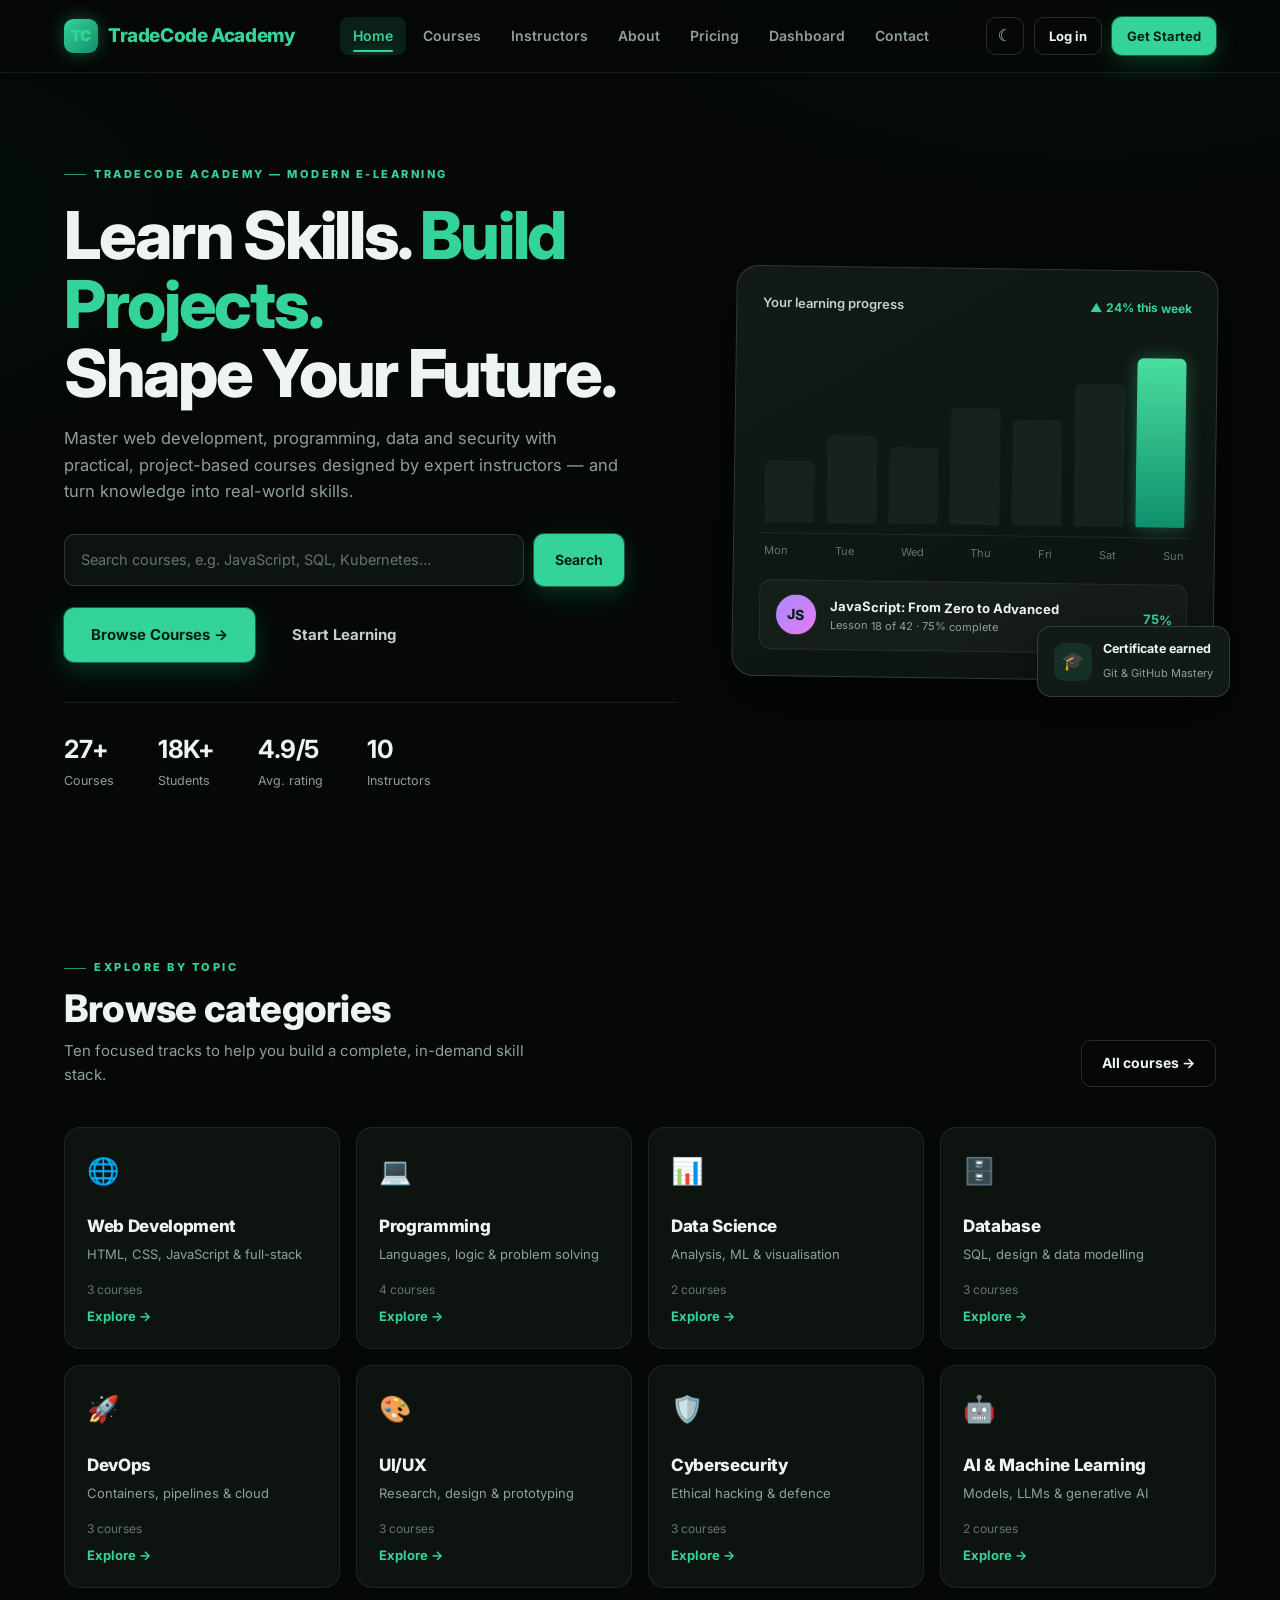
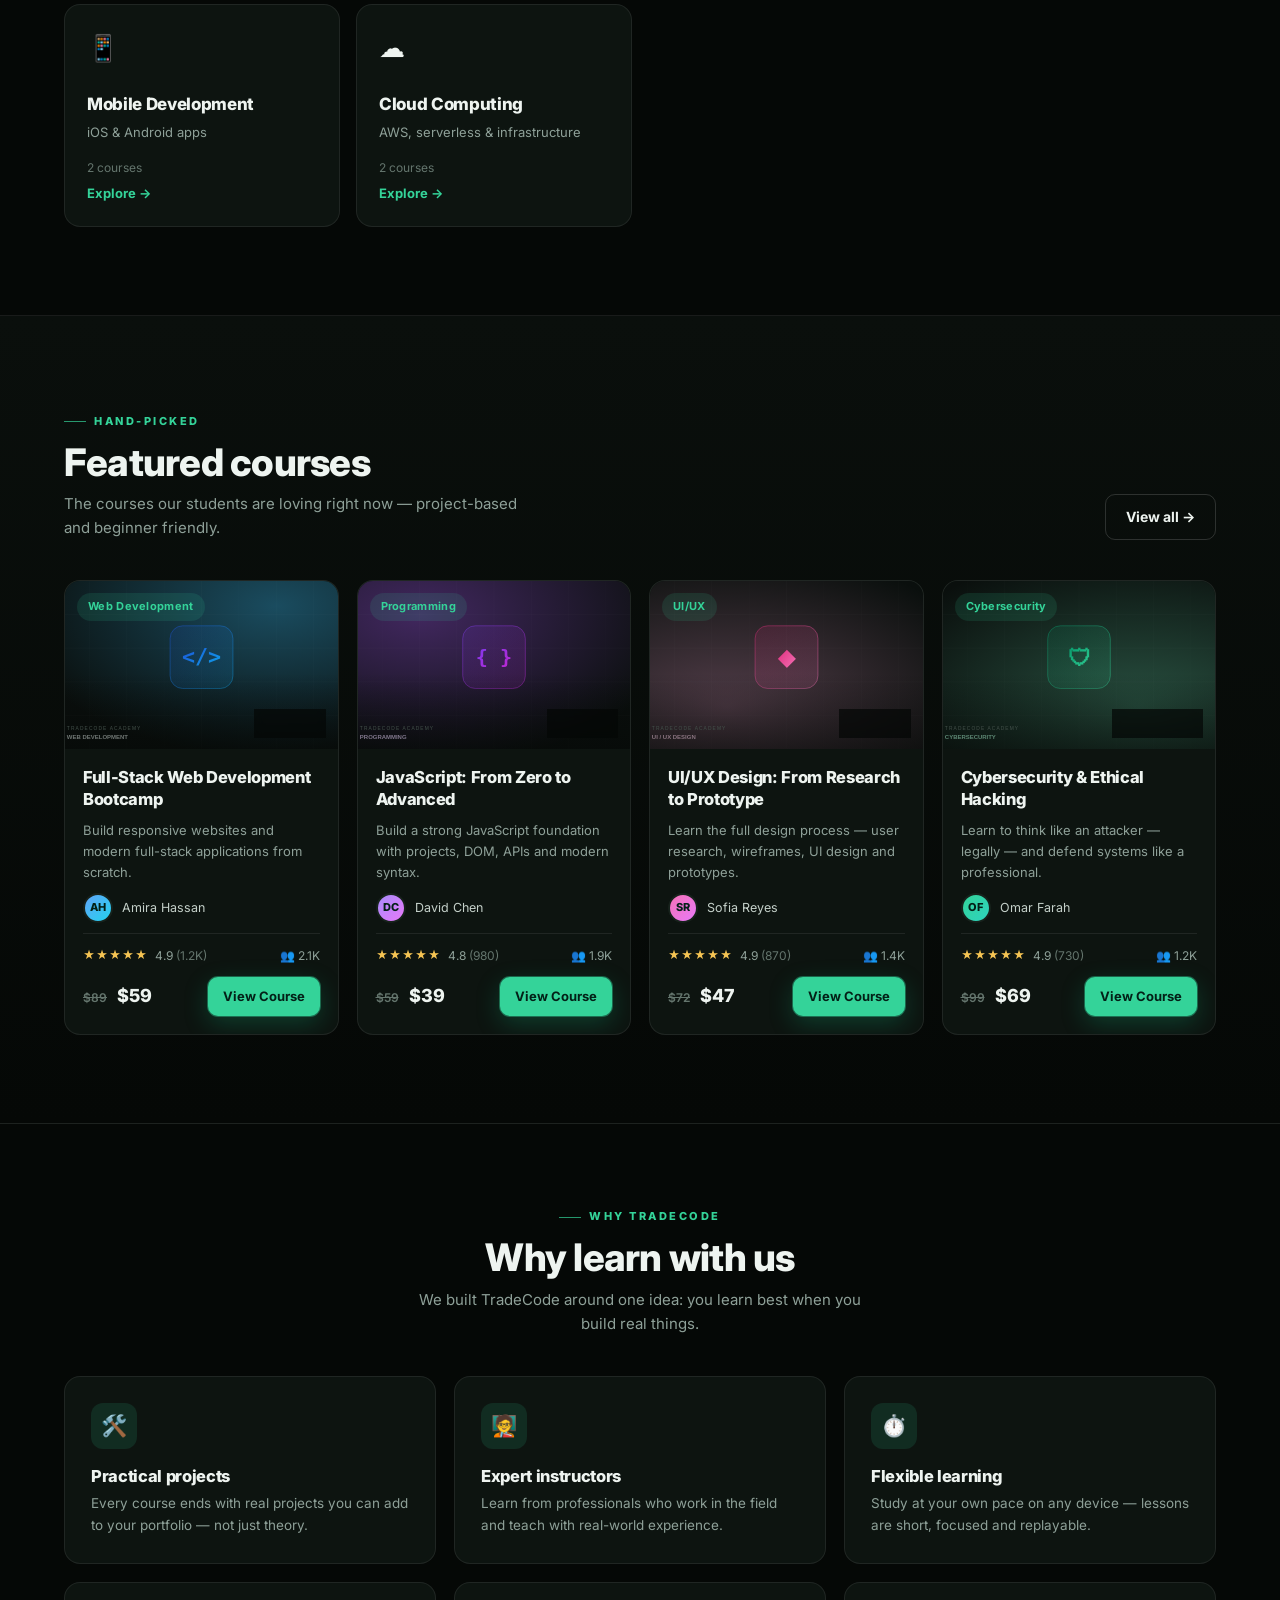
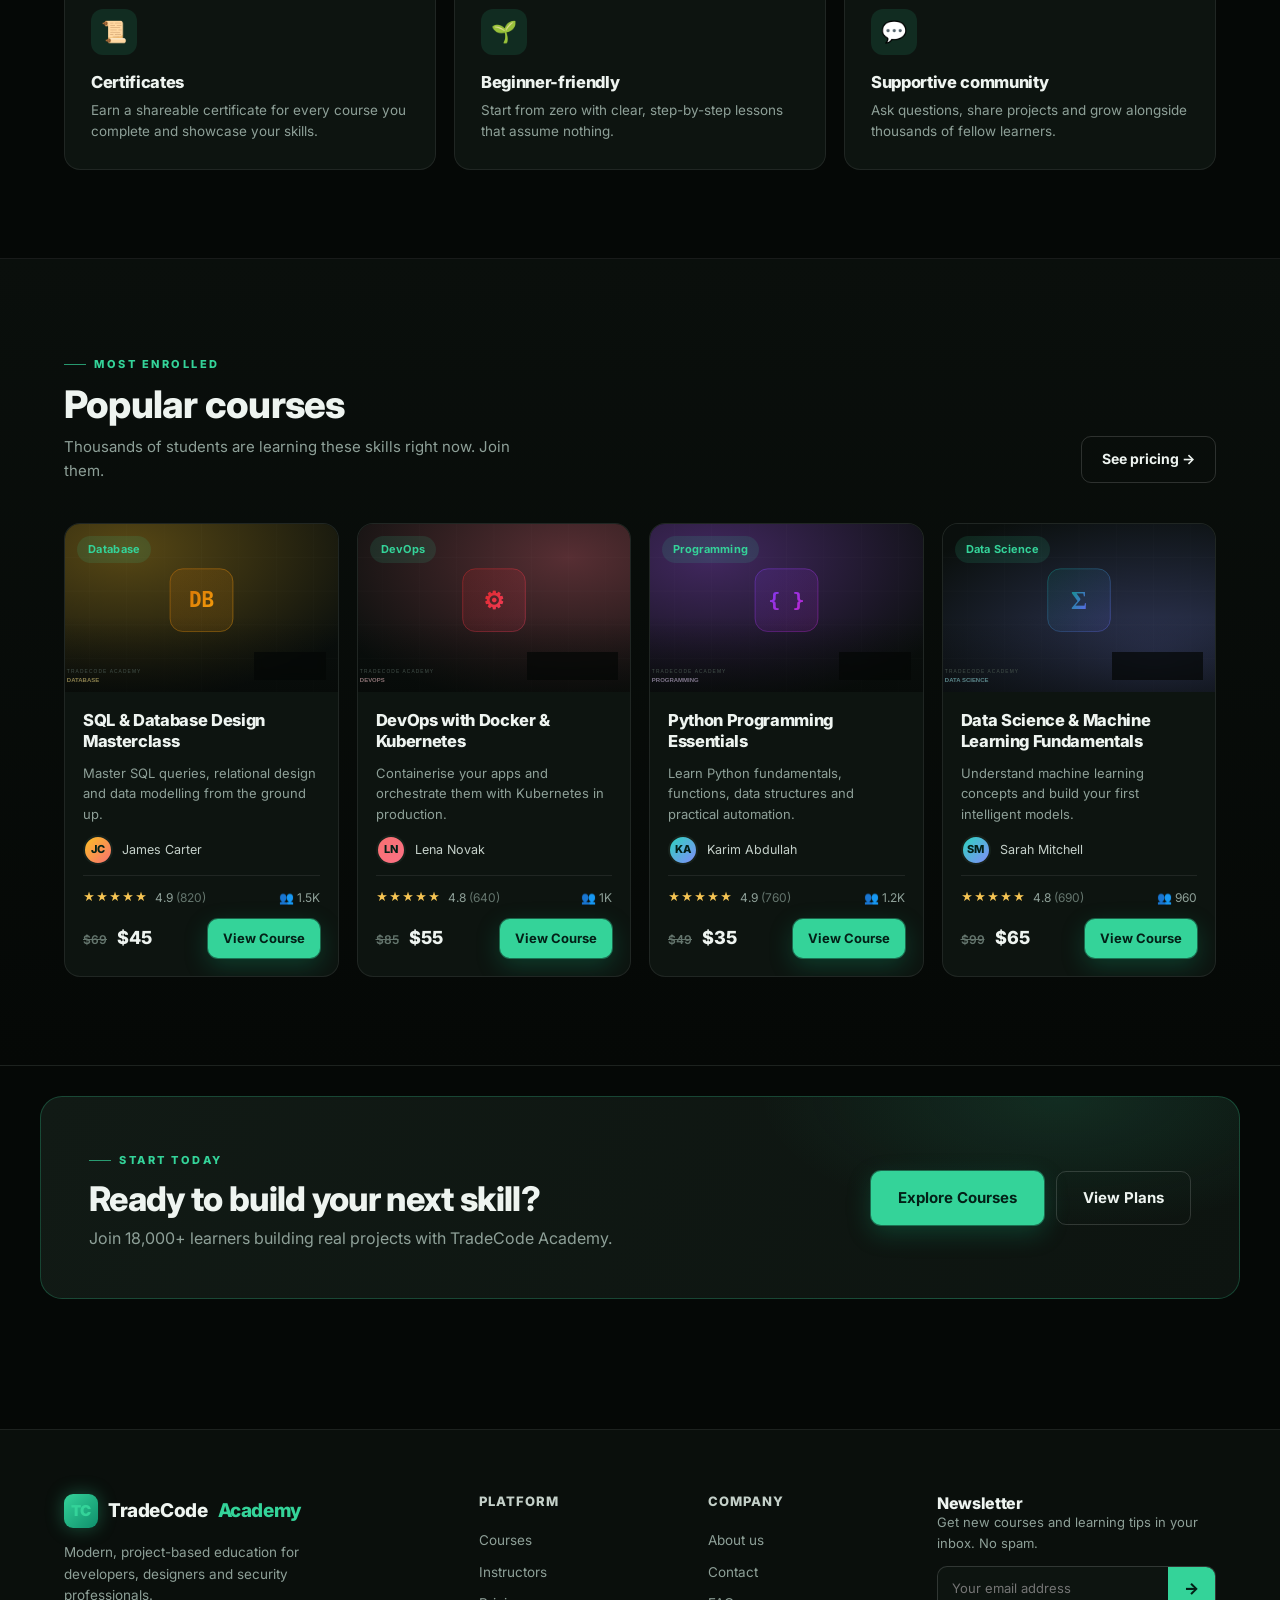
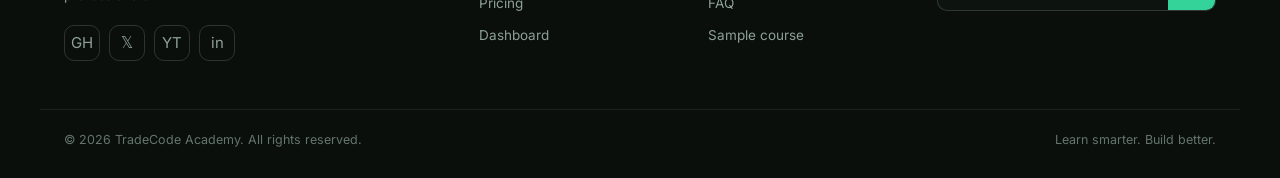
<file: index.html>
<!DOCTYPE html>
<html lang="en">
<head>
  <meta charset="UTF-8">
  <meta name="viewport" content="width=device-width, initial-scale=1.0">
  <meta name="description" content="TradeCode Academy — Learn skills, build projects and shape your future with practical online courses in web development, programming, data science, databases, DevOps, UI/UX and cybersecurity.">
  <title>TradeCode Academy | Learn Skills. Build Projects. Shape Your Future.</title>
  <link rel="icon" type="image/svg+xml" href="assets/images/favicon.svg">
  <link rel="preconnect" href="https://fonts.googleapis.com">
  <link rel="preconnect" href="https://fonts.gstatic.com" crossorigin>
  <link href="https://fonts.googleapis.com/css2?family=Inter:wght@400;500;600;700;800;900&display=swap" rel="stylesheet">
  <link rel="stylesheet" href="css/style.css">
  <link rel="stylesheet" href="css/home.css">
</head>
<body data-page="home">

  <header class="navbar">
    <div class="nav-inner">
      <a href="index.html" class="logo">
        <span class="logo-mark">TC</span>
        <span>TradeCode <em style="font-style:normal;color:var(--primary)">Academy</em></span>
      </a>
      <button class="icon-btn menu-toggle" aria-label="Open menu" aria-expanded="false">☰</button>
      <nav class="nav-links" aria-label="Main navigation">
        <a href="index.html" data-nav="home">Home</a>
        <a href="pages/courses.html" data-nav="courses">Courses</a>
        <a href="pages/instructors.html" data-nav="instructors">Instructors</a>
        <a href="pages/about.html" data-nav="about">About</a>
        <a href="pages/pricing.html" data-nav="pricing">Pricing</a>
        <a href="pages/dashboard.html" data-nav="dashboard">Dashboard</a>
        <a href="pages/contact.html" data-nav="contact">Contact</a>
      </nav>
      <div class="nav-cta">
        <button class="icon-btn" id="themeBtn" aria-label="Toggle theme">☾</button>
        <button class="btn btn-outline btn-sm" data-modal="login">Log in</button>
        <button class="btn btn-primary btn-sm" data-modal="register">Get Started</button>
      </div>
    </div>
  </header>

  <main>
    <!-- ============ HERO ============ -->
    <section class="hero">
      <div class="hero-content">
        <span class="eyebrow">TradeCode Academy — Modern E-Learning</span>
        <h1>Learn Skills. <span>Build Projects.</span><br>Shape Your Future.</h1>
        <p>Master web development, programming, data and security with practical, project-based courses designed by expert instructors — and turn knowledge into real-world skills.</p>

        <form class="hero-search" id="heroSearch" role="search">
          <input type="search" name="q" placeholder="Search courses, e.g. JavaScript, SQL, Kubernetes…" aria-label="Search courses">
          <button type="submit" class="btn btn-primary">Search</button>
        </form>

        <div class="hero-actions">
          <a href="pages/courses.html" class="btn btn-primary btn-large">Browse Courses →</a>
          <a href="#featured" class="btn btn-ghost btn-large">Start Learning</a>
        </div>

        <div class="hero-stats">
          <div><b>27+</b><span>Courses</span></div>
          <div><b>18K+</b><span>Students</span></div>
          <div><b>4.9/5</b><span>Avg. rating</span></div>
          <div><b>10</b><span>Instructors</span></div>
        </div>
      </div>

      <div class="hero-visual" aria-hidden="true">
        <div class="hero-card">
          <div class="hero-card-head">
            <span>Your learning progress</span>
            <b class="up">▲ 24% this week</b>
          </div>
          <div class="hero-bars">
            <div class="bar" style="height:34%"></div>
            <div class="bar" style="height:48%"></div>
            <div class="bar" style="height:42%"></div>
            <div class="bar" style="height:64%"></div>
            <div class="bar" style="height:58%"></div>
            <div class="bar" style="height:78%"></div>
            <div class="bar active" style="height:92%"></div>
          </div>
          <div class="hero-card-foot"><span>Mon</span><span>Tue</span><span>Wed</span><span>Thu</span><span>Fri</span><span>Sat</span><span>Sun</span></div>
          <div class="hero-mini">
            <span class="avatar avatar-md av-programming">JS</span>
            <div><b>JavaScript: From Zero to Advanced</b><small>Lesson 18 of 42 · 75% complete</small></div>
            <strong>75%</strong>
          </div>
        </div>
        <div class="hero-float-card">
          <span class="float-ico">🎓</span>
          <div><b>Certificate earned</b><small>Git & GitHub Mastery</small></div>
        </div>
      </div>
    </section>

    <!-- ============ CATEGORIES ============ -->
    <section class="section" id="categories">
      <div class="container">
        <div class="section-head">
          <div>
            <span class="eyebrow">Explore by topic</span>
            <h2>Browse categories</h2>
            <p>Ten focused tracks to help you build a complete, in-demand skill stack.</p>
          </div>
          <a href="pages/courses.html" class="btn btn-outline">All courses →</a>
        </div>
        <div class="category-grid" id="categoryGrid"></div>
      </div>
    </section>

    <!-- ============ FEATURED COURSES ============ -->
    <section class="section section-alt" id="featured">
      <div class="container">
        <div class="section-head">
          <div>
            <span class="eyebrow">Hand-picked</span>
            <h2>Featured courses</h2>
            <p>The courses our students are loving right now — project-based and beginner friendly.</p>
          </div>
          <a href="pages/courses.html" class="btn btn-outline">View all →</a>
        </div>
        <div class="course-grid" id="featuredGrid"></div>
      </div>
    </section>

    <!-- ============ WHY LEARN WITH US ============ -->
    <section class="section why-section">
      <div class="container">
        <div class="section-head center">
          <div>
            <span class="eyebrow">Why TradeCode</span>
            <h2>Why learn with us</h2>
            <p>We built TradeCode around one idea: you learn best when you build real things.</p>
          </div>
        </div>
        <div class="why-grid">
          <article class="why-card card reveal">
            <div class="why-icon">🛠️</div>
            <h3>Practical projects</h3>
            <p>Every course ends with real projects you can add to your portfolio — not just theory.</p>
          </article>
          <article class="why-card card reveal">
            <div class="why-icon">🧑‍🏫</div>
            <h3>Expert instructors</h3>
            <p>Learn from professionals who work in the field and teach with real-world experience.</p>
          </article>
          <article class="why-card card reveal">
            <div class="why-icon">⏱️</div>
            <h3>Flexible learning</h3>
            <p>Study at your own pace on any device — lessons are short, focused and replayable.</p>
          </article>
          <article class="why-card card reveal">
            <div class="why-icon">📜</div>
            <h3>Certificates</h3>
            <p>Earn a shareable certificate for every course you complete and showcase your skills.</p>
          </article>
          <article class="why-card card reveal">
            <div class="why-icon">🌱</div>
            <h3>Beginner-friendly</h3>
            <p>Start from zero with clear, step-by-step lessons that assume nothing.</p>
          </article>
          <article class="why-card card reveal">
            <div class="why-icon">💬</div>
            <h3>Supportive community</h3>
            <p>Ask questions, share projects and grow alongside thousands of fellow learners.</p>
          </article>
        </div>
      </div>
    </section>

    <!-- ============ POPULAR COURSES ============ -->
    <section class="section section-alt" id="popular">
      <div class="container">
        <div class="section-head">
          <div>
            <span class="eyebrow">Most enrolled</span>
            <h2>Popular courses</h2>
            <p>Thousands of students are learning these skills right now. Join them.</p>
          </div>
          <a href="pages/pricing.html" class="btn btn-outline">See pricing →</a>
        </div>
        <div class="course-grid" id="popularGrid"></div>
      </div>
    </section>

    <!-- ============ CTA ============ -->
    <section class="cta-band">
      <div class="container cta-inner">
        <div>
          <span class="eyebrow">Start today</span>
          <h2>Ready to build your next skill?</h2>
          <p>Join 18,000+ learners building real projects with TradeCode Academy.</p>
        </div>
        <div class="cta-actions">
          <a href="pages/courses.html" class="btn btn-primary btn-large">Explore Courses</a>
          <a href="pages/pricing.html" class="btn btn-outline btn-large">View Plans</a>
        </div>
      </div>
    </section>
  </main>

  <footer class="footer">
    <div class="footer-grid">
      <div class="footer-brand">
        <a href="index.html" class="logo"><span class="logo-mark">TC</span> TradeCode <span style="color:var(--primary)">Academy</span></a>
        <p>Modern, project-based education for developers, designers and security professionals.</p>
        <div class="socials">
          <a href="#" aria-label="GitHub">GH</a>
          <a href="#" aria-label="X / Twitter">𝕏</a>
          <a href="#" aria-label="YouTube">YT</a>
          <a href="#" aria-label="LinkedIn">in</a>
        </div>
      </div>
      <div class="footer-col">
        <h4>Platform</h4>
        <a href="pages/courses.html">Courses</a>
        <a href="pages/instructors.html">Instructors</a>
        <a href="pages/pricing.html">Pricing</a>
        <a href="pages/dashboard.html">Dashboard</a>
      </div>
      <div class="footer-col">
        <h4>Company</h4>
        <a href="pages/about.html">About us</a>
        <a href="pages/contact.html">Contact</a>
        <a href="pages/contact.html#faq">FAQ</a>
        <a href="pages/course-details.html?id=javascript-zero-to-advanced">Sample course</a>
      </div>
      <div class="footer-news">
        <h4>Newsletter</h4>
        <p>Get new courses and learning tips in your inbox. No spam.</p>
        <form class="news-form">
          <input type="email" placeholder="Your email address" required aria-label="Email address">
          <button type="submit" aria-label="Subscribe">→</button>
        </form>
      </div>
    </div>
    <div class="footer-bottom">
      <span>© <span class="js-year">2026</span> TradeCode Academy. All rights reserved.</span>
      <span>Learn smarter. Build better.</span>
    </div>
  </footer>

  <!-- Auth modal (demo UI) -->
  <div class="modal" id="modal" aria-hidden="true">
    <div class="modal-box">
      <button class="modal-close" aria-label="Close">×</button>
      <div class="modal-logo">TC</div>
      <h2 id="modalTitle">Create your account</h2>
      <p id="modalText">Start your learning journey today.</p>
      <form id="authForm">
        <div class="field"><input type="text" id="nameField" placeholder="Full name" required></div>
        <div class="field"><input type="email" placeholder="Email address" required></div>
        <div class="field"><input type="password" placeholder="Password (min. 6 characters)" required minlength="6"></div>
        <button class="btn btn-primary btn-block" type="submit" id="authSubmit">Create Account</button>
      </form>
      <small class="demo-note">Demo UI — connect this form to your backend/auth service.</small>
    </div>
  </div>

  <div class="toast" id="toast" role="status"></div>

  <script src="js/courses.js"></script>
  <script src="js/main.js"></script>
  <script src="js/navigation.js"></script>
  <script src="js/home.js"></script>
</body>
</html>
</file>
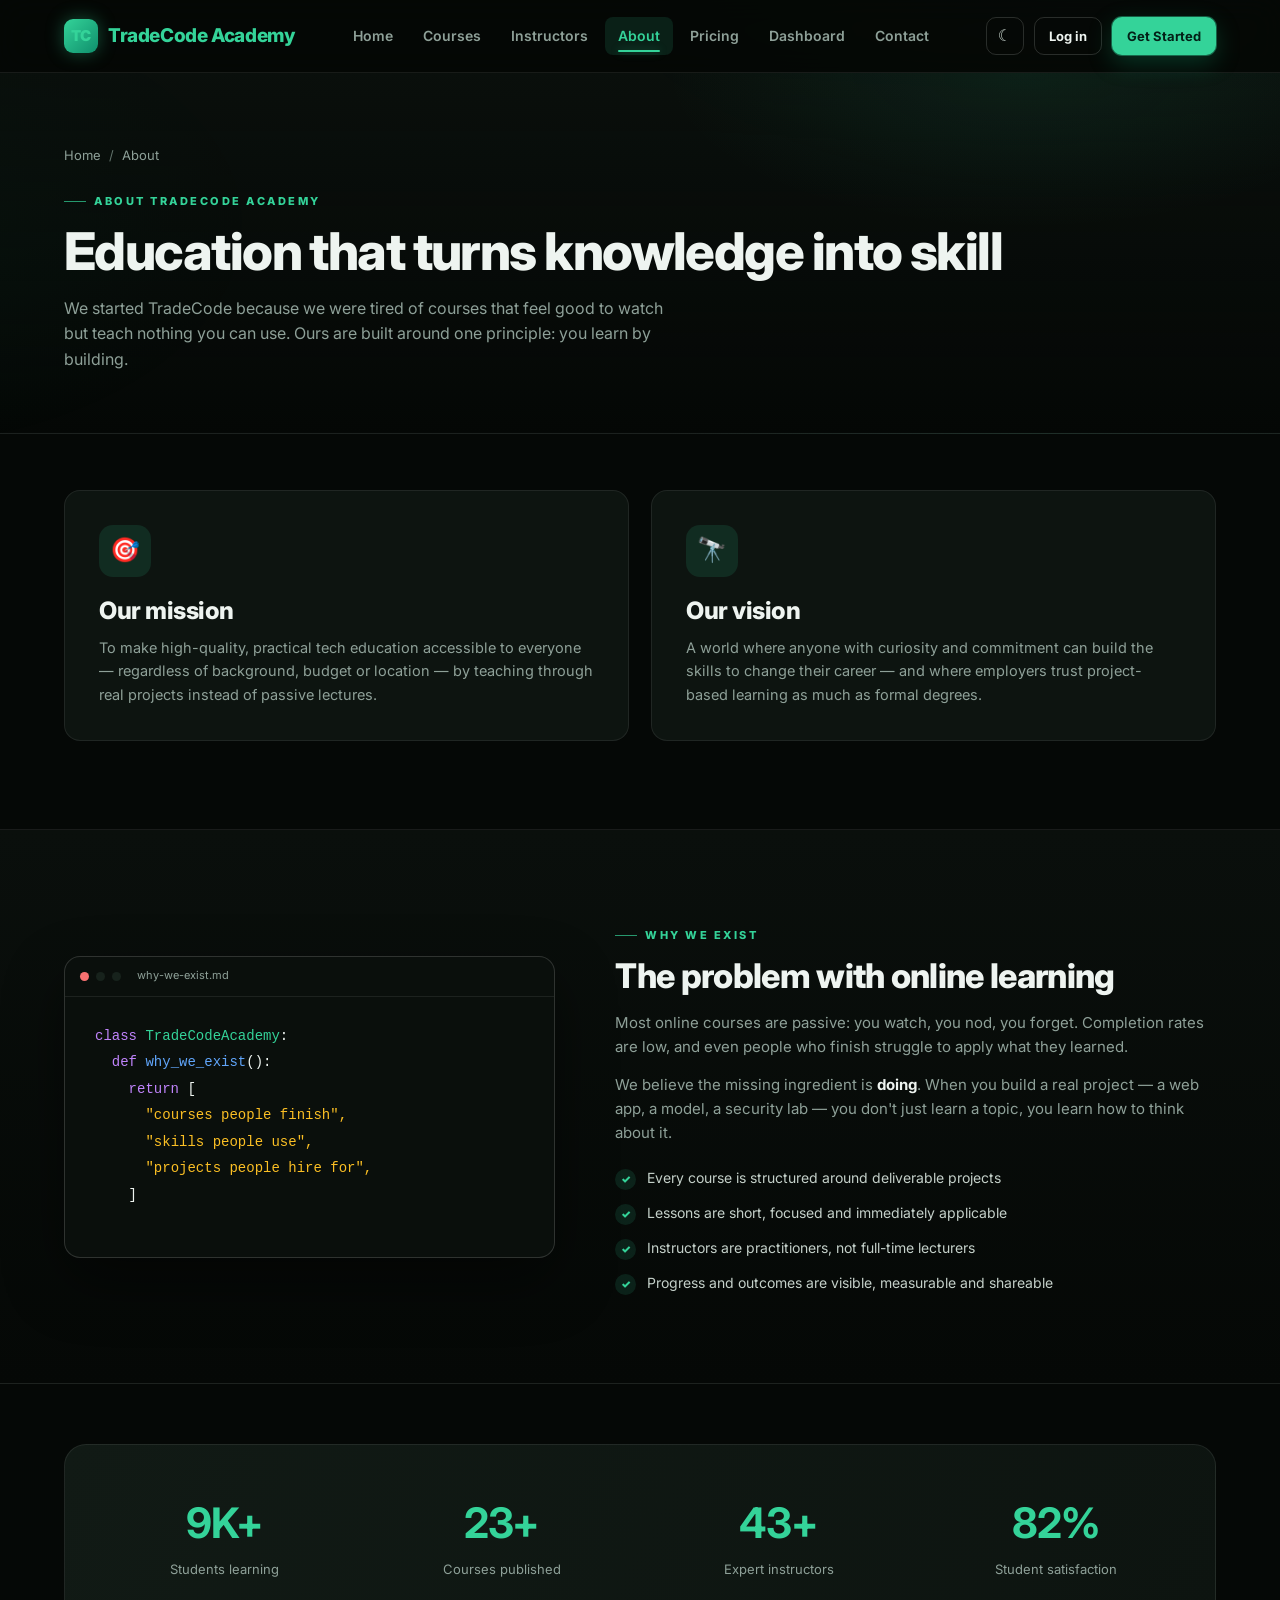
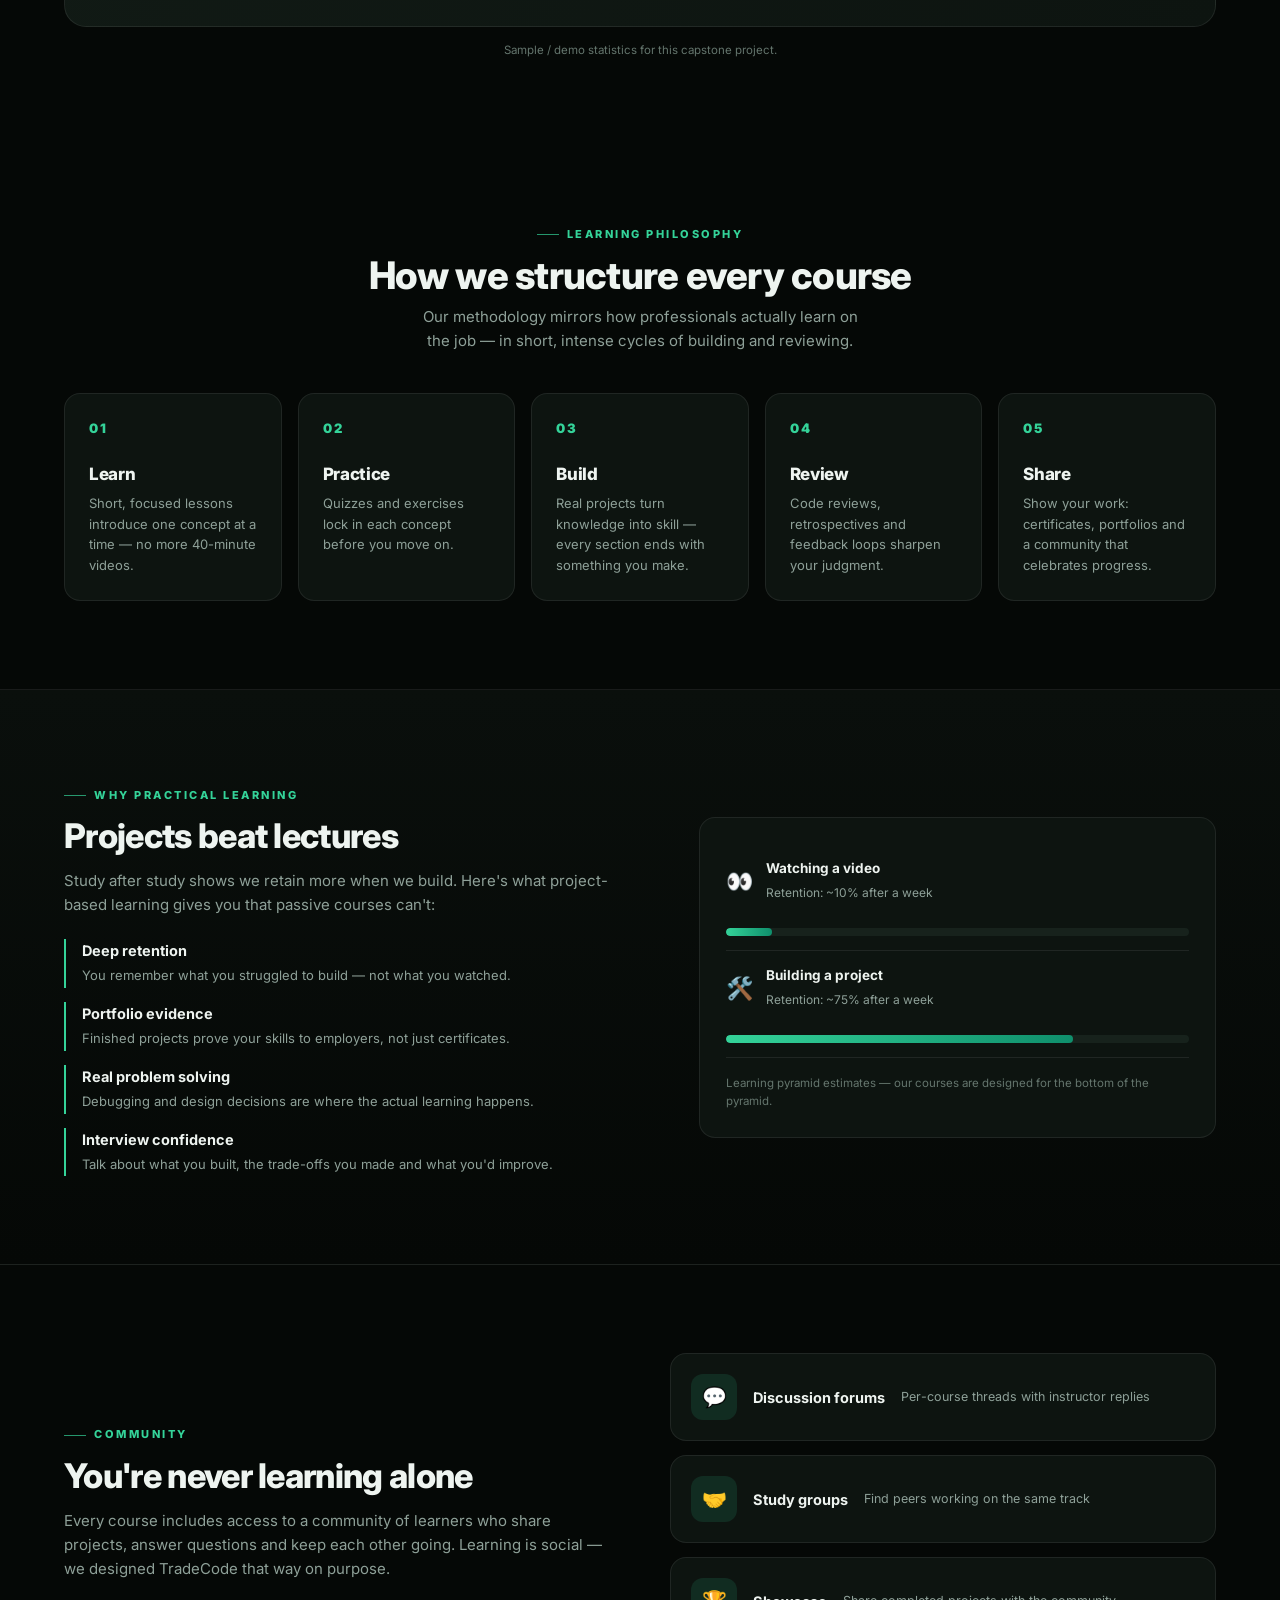
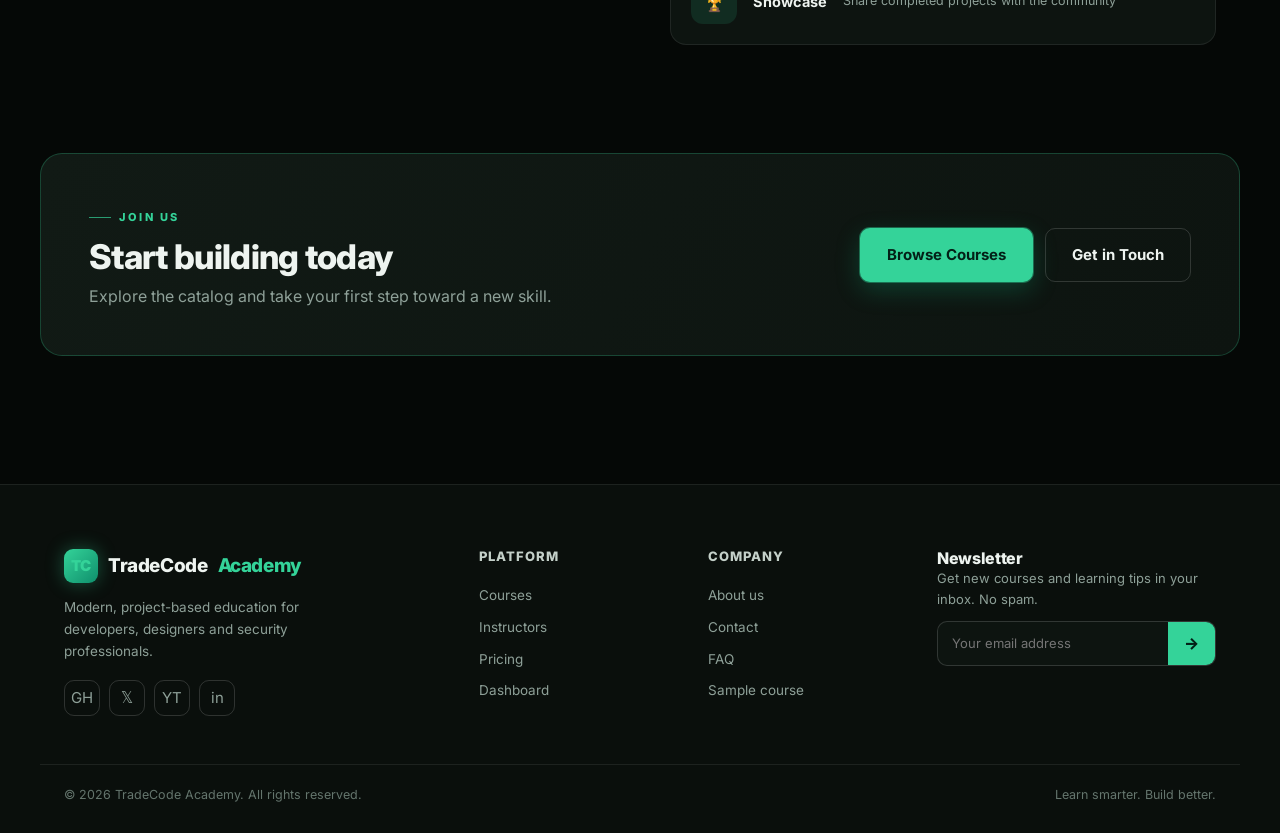
<file: pages/about.html>
<!DOCTYPE html>
<html lang="en">
<head>
  <meta charset="UTF-8">
  <meta name="viewport" content="width=device-width, initial-scale=1.0">
  <meta name="description" content="About TradeCode Academy — our mission, vision, learning philosophy and the story behind the platform.">
  <title>About Us | TradeCode Academy</title>
  <link rel="icon" type="image/svg+xml" href="../assets/images/favicon.svg">
  <link rel="preconnect" href="https://fonts.googleapis.com">
  <link rel="preconnect" href="https://fonts.gstatic.com" crossorigin>
  <link href="https://fonts.googleapis.com/css2?family=Inter:wght@400;500;600;700;800;900&display=swap" rel="stylesheet">
  <link rel="stylesheet" href="../css/style.css">
  <link rel="stylesheet" href="../css/about.css">
</head>
<body data-page="about">

  <header class="navbar">
    <div class="nav-inner">
      <a href="../index.html" class="logo">
        <span class="logo-mark">TC</span>
        <span>TradeCode <em style="font-style:normal;color:var(--primary)">Academy</em></span>
      </a>
      <button class="icon-btn menu-toggle" aria-label="Open menu" aria-expanded="false">☰</button>
      <nav class="nav-links" aria-label="Main navigation">
        <a href="../index.html" data-nav="home">Home</a>
        <a href="courses.html" data-nav="courses">Courses</a>
        <a href="instructors.html" data-nav="instructors">Instructors</a>
        <a href="about.html" data-nav="about">About</a>
        <a href="pricing.html" data-nav="pricing">Pricing</a>
        <a href="dashboard.html" data-nav="dashboard">Dashboard</a>
        <a href="contact.html" data-nav="contact">Contact</a>
      </nav>
      <div class="nav-cta">
        <button class="icon-btn" id="themeBtn" aria-label="Toggle theme">☾</button>
        <button class="btn btn-outline btn-sm" data-modal="login">Log in</button>
        <button class="btn btn-primary btn-sm" data-modal="register">Get Started</button>
      </div>
    </div>
  </header>

  <main>
    <!-- ============ PAGE HERO ============ -->
    <section class="page-hero">
      <div class="container">
        <nav class="breadcrumbs" aria-label="Breadcrumb">
          <a href="../index.html">Home</a>
          <span class="sep">/</span>
          <span>About</span>
        </nav>
        <span class="eyebrow">About TradeCode Academy</span>
        <h1>Education that turns knowledge into skill</h1>
        <p>We started TradeCode because we were tired of courses that feel good to watch but teach nothing you can use. Ours are built around one principle: you learn by building.</p>
      </div>
    </section>

    <!-- ============ MISSION / VISION ============ -->
    <section class="section mv-section">
      <div class="container mv-grid">
        <article class="mv-card card reveal">
          <span class="mv-icon">🎯</span>
          <h2>Our mission</h2>
          <p>To make high-quality, practical tech education accessible to everyone — regardless of background, budget or location — by teaching through real projects instead of passive lectures.</p>
        </article>
        <article class="mv-card card reveal">
          <span class="mv-icon">🔭</span>
          <h2>Our vision</h2>
          <p>A world where anyone with curiosity and commitment can build the skills to change their career — and where employers trust project-based learning as much as formal degrees.</p>
        </article>
      </div>
    </section>

    <!-- ============ STORY ============ -->
    <section class="section story-section">
      <div class="container story-grid">
        <div class="story-visual">
          <div class="story-window">
            <div class="window-bar"><i></i><i></i><i></i><span>why-we-exist.md</span></div>
            <div class="window-body">
              <p><span class="code-kw">class</span> <span class="code-tc">TradeCodeAcademy</span>:</p>
              <p>&nbsp;&nbsp;<span class="code-kw">def</span> <span class="code-fn">why_we_exist</span>():</p>
              <p>&nbsp;&nbsp;&nbsp;&nbsp;<span class="code-kw">return</span> [</p>
              <p>&nbsp;&nbsp;&nbsp;&nbsp;&nbsp;&nbsp;<span class="code-str">"courses people finish",</span></p>
              <p>&nbsp;&nbsp;&nbsp;&nbsp;&nbsp;&nbsp;<span class="code-str">"skills people use",</span></p>
              <p>&nbsp;&nbsp;&nbsp;&nbsp;&nbsp;&nbsp;<span class="code-str">"projects people hire for",</span></p>
              <p>&nbsp;&nbsp;&nbsp;&nbsp;]</p>
            </div>
          </div>
        </div>
        <div class="story-copy">
          <span class="eyebrow">Why we exist</span>
          <h2>The problem with online learning</h2>
          <p>Most online courses are passive: you watch, you nod, you forget. Completion rates are low, and even people who finish struggle to apply what they learned.</p>
          <p>We believe the missing ingredient is <strong>doing</strong>. When you build a real project — a web app, a model, a security lab — you don't just learn a topic, you learn how to think about it.</p>
          <ul class="story-points">
            <li><span>✓</span> Every course is structured around deliverable projects</li>
            <li><span>✓</span> Lessons are short, focused and immediately applicable</li>
            <li><span>✓</span> Instructors are practitioners, not full-time lecturers</li>
            <li><span>✓</span> Progress and outcomes are visible, measurable and shareable</li>
          </ul>
        </div>
      </div>
    </section>

    <!-- ============ STATS ============ -->
    <section class="section stats-band">
      <div class="container">
        <div class="stats-grid" id="statsGrid">
          <div class="stat-cell"><b class="count" data-target="10" data-suffix="K+">0</b><span>Students learning</span></div>
          <div class="stat-cell"><b class="count" data-target="27" data-suffix="+">0</b><span>Courses published</span></div>
          <div class="stat-cell"><b class="count" data-target="50" data-suffix="+">0</b><span>Expert instructors</span></div>
          <div class="stat-cell"><b class="count" data-target="95" data-suffix="%">0</b><span>Student satisfaction</span></div>
        </div>
        <p class="demo-stats-note">Sample / demo statistics for this capstone project.</p>
      </div>
    </section>

    <!-- ============ PHILOSOPHY ============ -->
    <section class="section phil-section">
      <div class="container">
        <div class="section-head center">
          <div>
            <span class="eyebrow">Learning philosophy</span>
            <h2>How we structure every course</h2>
            <p>Our methodology mirrors how professionals actually learn on the job — in short, intense cycles of building and reviewing.</p>
          </div>
        </div>
        <div class="method-grid">
          <article class="method-step card reveal">
            <span class="method-num">01</span>
            <h3>Learn</h3>
            <p>Short, focused lessons introduce one concept at a time — no more 40-minute videos.</p>
          </article>
          <article class="method-step card reveal">
            <span class="method-num">02</span>
            <h3>Practice</h3>
            <p>Quizzes and exercises lock in each concept before you move on.</p>
          </article>
          <article class="method-step card reveal">
            <span class="method-num">03</span>
            <h3>Build</h3>
            <p>Real projects turn knowledge into skill — every section ends with something you make.</p>
          </article>
          <article class="method-step card reveal">
            <span class="method-num">04</span>
            <h3>Review</h3>
            <p>Code reviews, retrospectives and feedback loops sharpen your judgment.</p>
          </article>
          <article class="method-step card reveal">
            <span class="method-num">05</span>
            <h3>Share</h3>
            <p>Show your work: certificates, portfolios and a community that celebrates progress.</p>
          </article>
        </div>
      </div>
    </section>

    <!-- ============ PRACTICAL LEARNING ============ -->
    <section class="section practical-section">
      <div class="container practical-grid">
        <div class="practical-copy">
          <span class="eyebrow">Why practical learning</span>
          <h2>Projects beat lectures</h2>
          <p>Study after study shows we retain more when we build. Here's what project-based learning gives you that passive courses can't:</p>
          <ul class="benefit-list">
            <li><b>Deep retention</b><span>You remember what you struggled to build — not what you watched.</span></li>
            <li><b>Portfolio evidence</b><span>Finished projects prove your skills to employers, not just certificates.</span></li>
            <li><b>Real problem solving</b><span>Debugging and design decisions are where the actual learning happens.</span></li>
            <li><b>Interview confidence</b><span>Talk about what you built, the trade-offs you made and what you'd improve.</span></li>
          </ul>
        </div>
        <div class="practical-visual">
          <div class="practical-card card">
            <div class="practical-row">
              <span class="p-ico">👀</span>
              <div><b>Watching a video</b><span>Retention: ~10% after a week</span></div>
              <div class="p-bar"><span style="width:10%"></span></div>
            </div>
            <div class="practical-row">
              <span class="p-ico">🛠️</span>
              <div><b>Building a project</b><span>Retention: ~75% after a week</span></div>
              <div class="p-bar"><span style="width:75%"></span></div>
            </div>
            <p class="practical-note">Learning pyramid estimates — our courses are designed for the bottom of the pyramid.</p>
          </div>
        </div>
      </div>
    </section>

    <!-- ============ COMMUNITY ============ -->
    <section class="section community-section">
      <div class="container community-inner">
        <div class="community-copy">
          <span class="eyebrow">Community</span>
          <h2>You're never learning alone</h2>
          <p>Every course includes access to a community of learners who share projects, answer questions and keep each other going. Learning is social — we designed TradeCode that way on purpose.</p>
        </div>
        <div class="community-cards">
          <article class="comm-card card"><span>💬</span><b>Discussion forums</b><small>Per-course threads with instructor replies</small></article>
          <article class="comm-card card"><span>🤝</span><b>Study groups</b><small>Find peers working on the same track</small></article>
          <article class="comm-card card"><span>🏆</span><b>Showcase</b><small>Share completed projects with the community</small></article>
        </div>
      </div>
    </section>

    <!-- ============ CTA ============ -->
    <section class="section cta-band">
      <div class="container cta-inner">
        <div>
          <span class="eyebrow">Join us</span>
          <h2>Start building today</h2>
          <p>Explore the catalog and take your first step toward a new skill.</p>
        </div>
        <div class="cta-actions">
          <a href="courses.html" class="btn btn-primary btn-large">Browse Courses</a>
          <a href="contact.html" class="btn btn-outline btn-large">Get in Touch</a>
        </div>
      </div>
    </section>
  </main>

  <footer class="footer">
    <div class="footer-grid">
      <div class="footer-brand">
        <a href="../index.html" class="logo"><span class="logo-mark">TC</span> TradeCode <span style="color:var(--primary)">Academy</span></a>
        <p>Modern, project-based education for developers, designers and security professionals.</p>
        <div class="socials">
          <a href="#" aria-label="GitHub">GH</a>
          <a href="#" aria-label="X / Twitter">𝕏</a>
          <a href="#" aria-label="YouTube">YT</a>
          <a href="#" aria-label="LinkedIn">in</a>
        </div>
      </div>
      <div class="footer-col">
        <h4>Platform</h4>
        <a href="courses.html">Courses</a>
        <a href="instructors.html">Instructors</a>
        <a href="pricing.html">Pricing</a>
        <a href="dashboard.html">Dashboard</a>
      </div>
      <div class="footer-col">
        <h4>Company</h4>
        <a href="about.html">About us</a>
        <a href="contact.html">Contact</a>
        <a href="contact.html#faq">FAQ</a>
        <a href="course-details.html?id=javascript-zero-to-advanced">Sample course</a>
      </div>
      <div class="footer-news">
        <h4>Newsletter</h4>
        <p>Get new courses and learning tips in your inbox. No spam.</p>
        <form class="news-form">
          <input type="email" placeholder="Your email address" required aria-label="Email address">
          <button type="submit" aria-label="Subscribe">→</button>
        </form>
      </div>
    </div>
    <div class="footer-bottom">
      <span>© <span class="js-year">2026</span> TradeCode Academy. All rights reserved.</span>
      <span>Learn smarter. Build better.</span>
    </div>
  </footer>

  <!-- Auth modal (demo UI) -->
  <div class="modal" id="modal" aria-hidden="true">
    <div class="modal-box">
      <button class="modal-close" aria-label="Close">×</button>
      <div class="modal-logo">TC</div>
      <h2 id="modalTitle">Create your account</h2>
      <p id="modalText">Start your learning journey today.</p>
      <form id="authForm">
        <div class="field"><input type="text" id="nameField" placeholder="Full name" required></div>
        <div class="field"><input type="email" placeholder="Email address" required></div>
        <div class="field"><input type="password" placeholder="Password (min. 6 characters)" required minlength="6"></div>
        <button class="btn btn-primary btn-block" type="submit" id="authSubmit">Create Account</button>
      </form>
      <small class="demo-note">Demo UI — connect this form to your backend/auth service.</small>
    </div>
  </div>

  <div class="toast" id="toast" role="status"></div>

  <script src="../js/courses.js"></script>
  <script src="../js/main.js"></script>
  <script src="../js/navigation.js"></script>
  <script src="../js/about.js"></script>
</body>
</html>
</file>
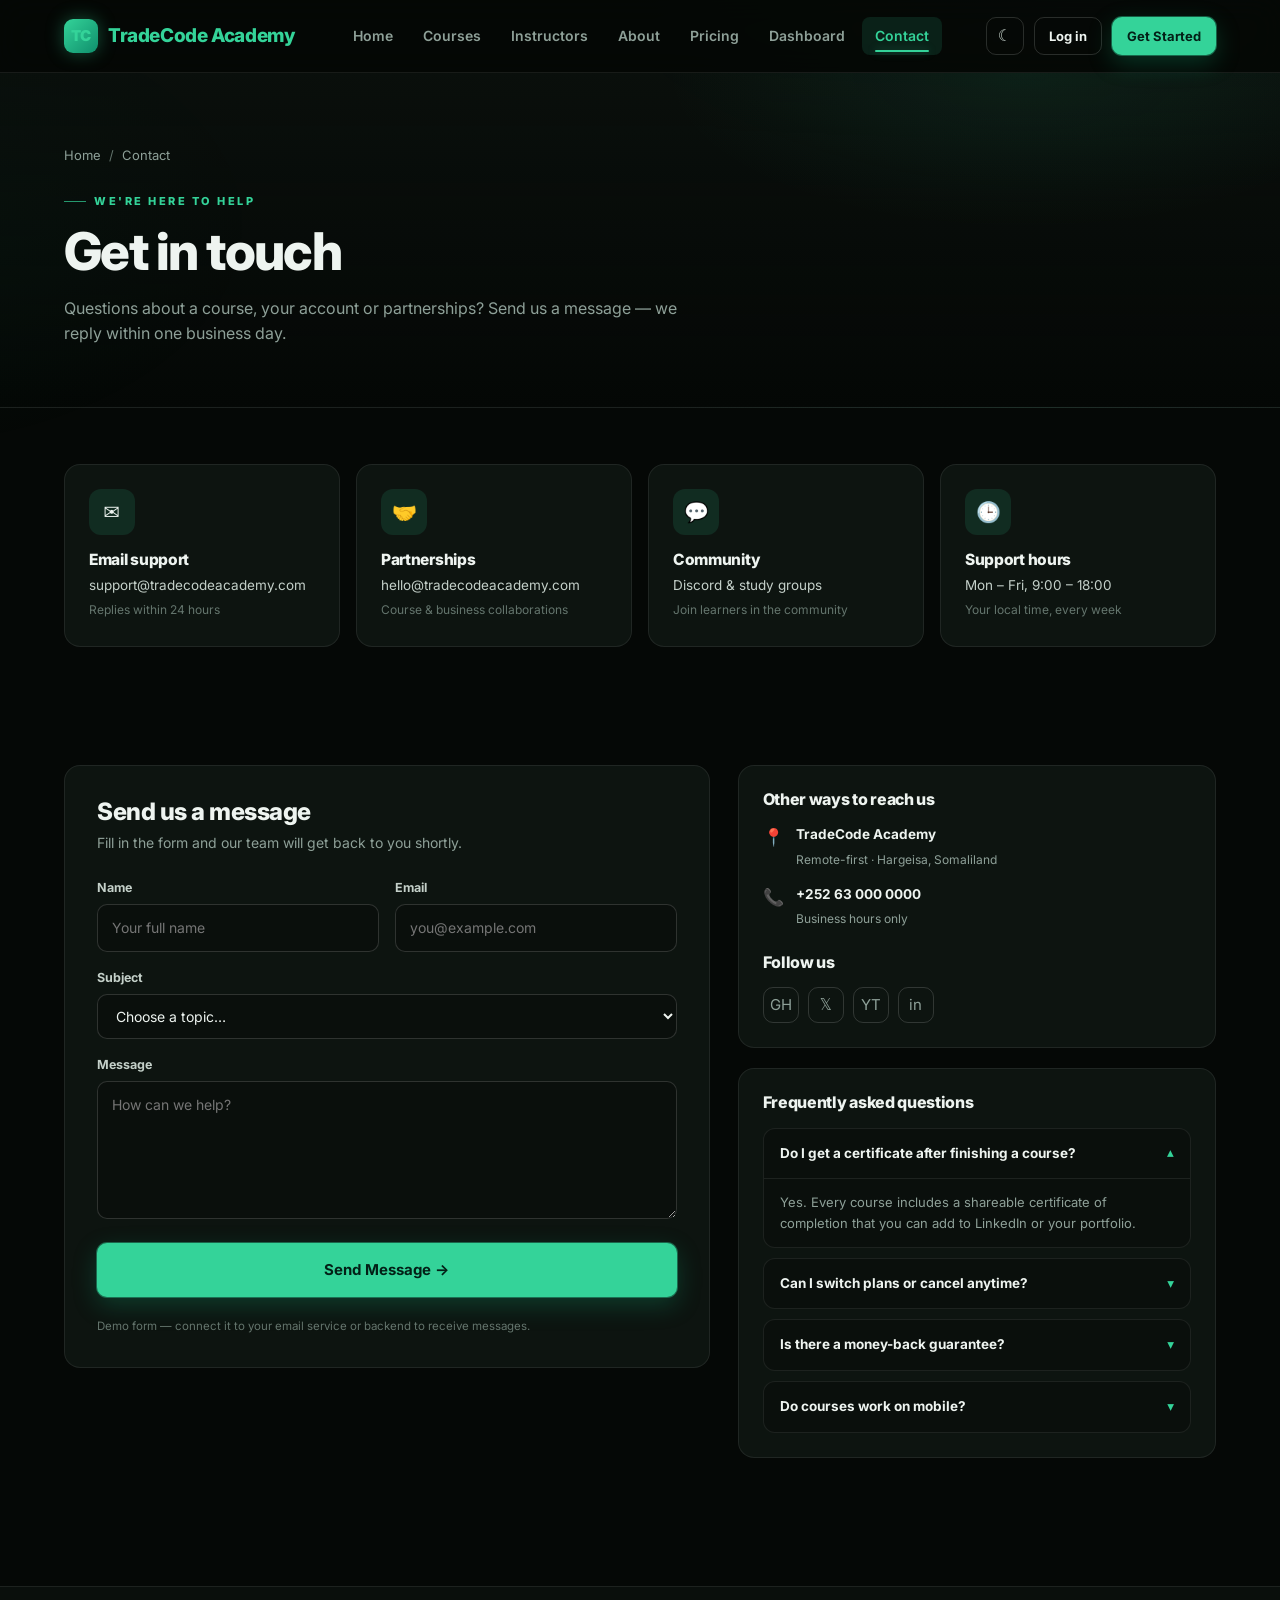
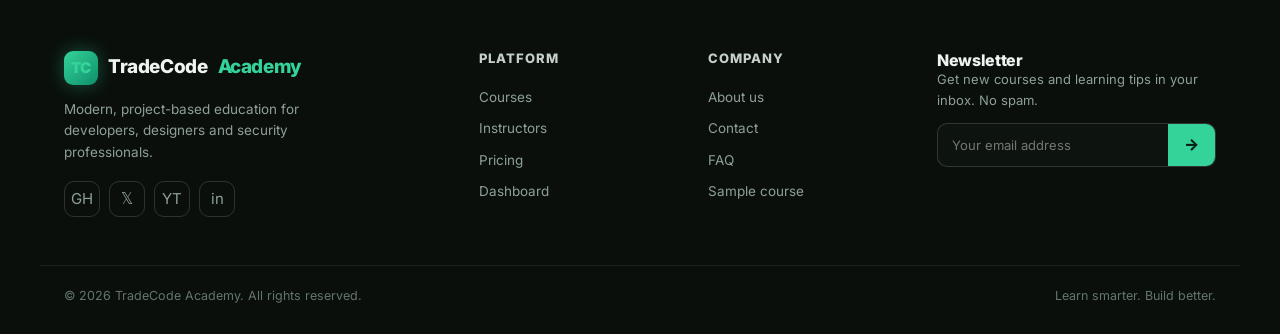
<file: pages/contact.html>
<!DOCTYPE html>
<html lang="en">
<head>
  <meta charset="UTF-8">
  <meta name="viewport" content="width=device-width, initial-scale=1.0">
  <meta name="description" content="Contact TradeCode Academy — support, partnerships and general questions. Send us a message or browse the FAQ.">
  <title>Contact Us | TradeCode Academy</title>
  <link rel="icon" type="image/svg+xml" href="../assets/images/favicon.svg">
  <link rel="preconnect" href="https://fonts.googleapis.com">
  <link rel="preconnect" href="https://fonts.gstatic.com" crossorigin>
  <link href="https://fonts.googleapis.com/css2?family=Inter:wght@400;500;600;700;800;900&display=swap" rel="stylesheet">
  <link rel="stylesheet" href="../css/style.css">
  <link rel="stylesheet" href="../css/contact.css">
</head>
<body data-page="contact">

  <header class="navbar">
    <div class="nav-inner">
      <a href="../index.html" class="logo">
        <span class="logo-mark">TC</span>
        <span>TradeCode <em style="font-style:normal;color:var(--primary)">Academy</em></span>
      </a>
      <button class="icon-btn menu-toggle" aria-label="Open menu" aria-expanded="false">☰</button>
      <nav class="nav-links" aria-label="Main navigation">
        <a href="../index.html" data-nav="home">Home</a>
        <a href="courses.html" data-nav="courses">Courses</a>
        <a href="instructors.html" data-nav="instructors">Instructors</a>
        <a href="about.html" data-nav="about">About</a>
        <a href="pricing.html" data-nav="pricing">Pricing</a>
        <a href="dashboard.html" data-nav="dashboard">Dashboard</a>
        <a href="contact.html" data-nav="contact">Contact</a>
      </nav>
      <div class="nav-cta">
        <button class="icon-btn" id="themeBtn" aria-label="Toggle theme">☾</button>
        <button class="btn btn-outline btn-sm" data-modal="login">Log in</button>
        <button class="btn btn-primary btn-sm" data-modal="register">Get Started</button>
      </div>
    </div>
  </header>

  <main>
    <!-- ============ PAGE HERO ============ -->
    <section class="page-hero">
      <div class="container">
        <nav class="breadcrumbs" aria-label="Breadcrumb">
          <a href="../index.html">Home</a>
          <span class="sep">/</span>
          <span>Contact</span>
        </nav>
        <span class="eyebrow">We're here to help</span>
        <h1>Get in touch</h1>
        <p>Questions about a course, your account or partnerships? Send us a message — we reply within one business day.</p>
      </div>
    </section>

    <!-- ============ INFO CARDS ============ -->
    <section class="section contact-info-section">
      <div class="container contact-cards">
        <a class="contact-card card" href="mailto:support@tradecodeacademy.com">
          <span class="cc-ico">✉️</span>
          <h3>Email support</h3>
          <p>support@tradecodeacademy.com</p>
          <small>Replies within 24 hours</small>
        </a>
        <a class="contact-card card" href="mailto:hello@tradecodeacademy.com">
          <span class="cc-ico">🤝</span>
          <h3>Partnerships</h3>
          <p>hello@tradecodeacademy.com</p>
          <small>Course & business collaborations</small>
        </a>
        <div class="contact-card card">
          <span class="cc-ico">💬</span>
          <h3>Community</h3>
          <p>Discord & study groups</p>
          <small>Join learners in the community</small>
        </div>
        <div class="contact-card card">
          <span class="cc-ico">🕒</span>
          <h3>Support hours</h3>
          <p>Mon – Fri, 9:00 – 18:00</p>
          <small>Your local time, every week</small>
        </div>
      </div>
    </section>

    <!-- ============ FORM + SIDEBAR ============ -->
    <section class="section contact-main">
      <div class="container contact-grid">
        <div class="contact-form-wrap card">
          <h2>Send us a message</h2>
          <p class="form-intro">Fill in the form and our team will get back to you shortly.</p>
          <form id="contactForm" novalidate>
            <div class="form-row">
              <div class="field">
                <label for="cfName">Name</label>
                <input type="text" id="cfName" placeholder="Your full name" required>
              </div>
              <div class="field">
                <label for="cfEmail">Email</label>
                <input type="email" id="cfEmail" placeholder="you@example.com" required>
              </div>
            </div>
            <div class="field">
              <label for="cfSubject">Subject</label>
              <select id="cfSubject" required>
                <option value="" disabled selected>Choose a topic…</option>
                <option>Course question</option>
                <option>Billing & plans</option>
                <option>Technical issue</option>
                <option>Partnership</option>
                <option>Become an instructor</option>
                <option>Something else</option>
              </select>
            </div>
            <div class="field">
              <label for="cfMessage">Message</label>
              <textarea id="cfMessage" rows="5" placeholder="How can we help?" required></textarea>
            </div>
            <button class="btn btn-primary btn-large" type="submit">Send Message →</button>
            <p class="form-note">Demo form — connect it to your email service or backend to receive messages.</p>
          </form>
        </div>

        <div class="contact-side">
          <div class="side-panel card">
            <h3>Other ways to reach us</h3>
            <ul class="side-contacts">
              <li><span>📍</span><div><b>TradeCode Academy</b><small>Remote-first · Hargeisa, Somaliland</small></div></li>
              <li><span>📞</span><div><b>+252 63 000 0000</b><small>Business hours only</small></div></li>
            </ul>
            <h3 class="side-sub">Follow us</h3>
            <div class="socials">
              <a href="#" aria-label="GitHub">GH</a>
              <a href="#" aria-label="X / Twitter">𝕏</a>
              <a href="#" aria-label="YouTube">YT</a>
              <a href="#" aria-label="LinkedIn">in</a>
            </div>
          </div>

          <div class="side-panel card" id="faq">
            <h3>Frequently asked questions</h3>
            <div class="faq-list">
              <div class="faq-item open">
                <button class="faq-q" aria-expanded="true">Do I get a certificate after finishing a course?<span class="faq-arrow">▾</span></button>
                <div class="faq-a"><p>Yes. Every course includes a shareable certificate of completion that you can add to LinkedIn or your portfolio.</p></div>
              </div>
              <div class="faq-item">
                <button class="faq-q" aria-expanded="false">Can I switch plans or cancel anytime?<span class="faq-arrow">▾</span></button>
                <div class="faq-a"><p>Absolutely. Upgrade, downgrade or cancel in one click from your dashboard — no emails, no phone calls.</p></div>
              </div>
              <div class="faq-item">
                <button class="faq-q" aria-expanded="false">Is there a money-back guarantee?<span class="faq-arrow">▾</span></button>
                <div class="faq-a"><p>Paid plans include a 7-day money-back guarantee. If it's not for you, contact support for a full refund.</p></div>
              </div>
              <div class="faq-item">
                <button class="faq-q" aria-expanded="false">Do courses work on mobile?<span class="faq-arrow">▾</span></button>
                <div class="faq-a"><p>Yes — the whole platform is responsive, and every lesson works on phones, tablets and desktops.</p></div>
              </div>
            </div>
          </div>
        </div>
      </div>
    </section>
  </main>

  <footer class="footer">
    <div class="footer-grid">
      <div class="footer-brand">
        <a href="../index.html" class="logo"><span class="logo-mark">TC</span> TradeCode <span style="color:var(--primary)">Academy</span></a>
        <p>Modern, project-based education for developers, designers and security professionals.</p>
        <div class="socials">
          <a href="#" aria-label="GitHub">GH</a>
          <a href="#" aria-label="X / Twitter">𝕏</a>
          <a href="#" aria-label="YouTube">YT</a>
          <a href="#" aria-label="LinkedIn">in</a>
        </div>
      </div>
      <div class="footer-col">
        <h4>Platform</h4>
        <a href="courses.html">Courses</a>
        <a href="instructors.html">Instructors</a>
        <a href="pricing.html">Pricing</a>
        <a href="dashboard.html">Dashboard</a>
      </div>
      <div class="footer-col">
        <h4>Company</h4>
        <a href="about.html">About us</a>
        <a href="contact.html">Contact</a>
        <a href="contact.html#faq">FAQ</a>
        <a href="course-details.html?id=javascript-zero-to-advanced">Sample course</a>
      </div>
      <div class="footer-news">
        <h4>Newsletter</h4>
        <p>Get new courses and learning tips in your inbox. No spam.</p>
        <form class="news-form">
          <input type="email" placeholder="Your email address" required aria-label="Email address">
          <button type="submit" aria-label="Subscribe">→</button>
        </form>
      </div>
    </div>
    <div class="footer-bottom">
      <span>© <span class="js-year">2026</span> TradeCode Academy. All rights reserved.</span>
      <span>Learn smarter. Build better.</span>
    </div>
  </footer>

  <!-- Auth modal (demo UI) -->
  <div class="modal" id="modal" aria-hidden="true">
    <div class="modal-box">
      <button class="modal-close" aria-label="Close">×</button>
      <div class="modal-logo">TC</div>
      <h2 id="modalTitle">Create your account</h2>
      <p id="modalText">Start your learning journey today.</p>
      <form id="authForm">
        <div class="field"><input type="text" id="nameField" placeholder="Full name" required></div>
        <div class="field"><input type="email" placeholder="Email address" required></div>
        <div class="field"><input type="password" placeholder="Password (min. 6 characters)" required minlength="6"></div>
        <button class="btn btn-primary btn-block" type="submit" id="authSubmit">Create Account</button>
      </form>
      <small class="demo-note">Demo UI — connect this form to your backend/auth service.</small>
    </div>
  </div>

  <div class="toast" id="toast" role="status"></div>

  <script src="../js/courses.js"></script>
  <script src="../js/main.js"></script>
  <script src="../js/navigation.js"></script>
  <script src="../js/contact.js"></script>
</body>
</html>
</file>
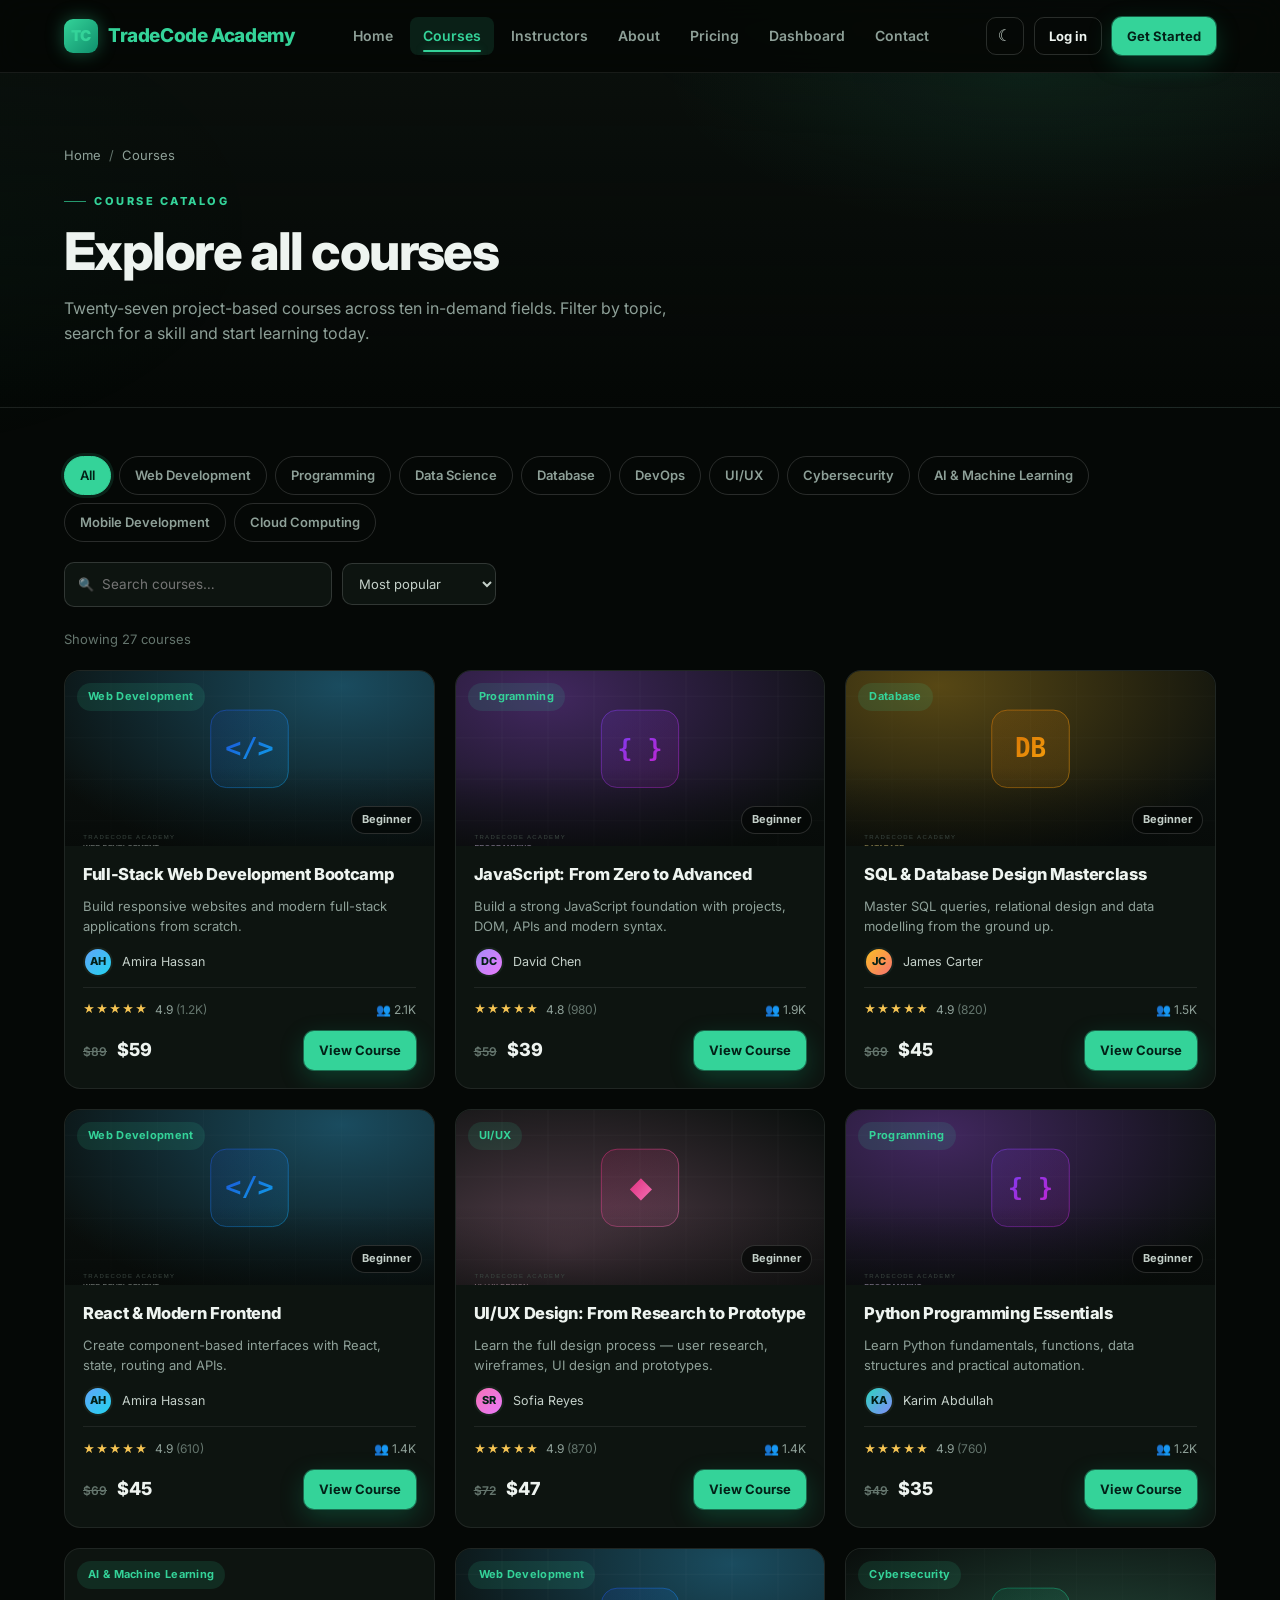
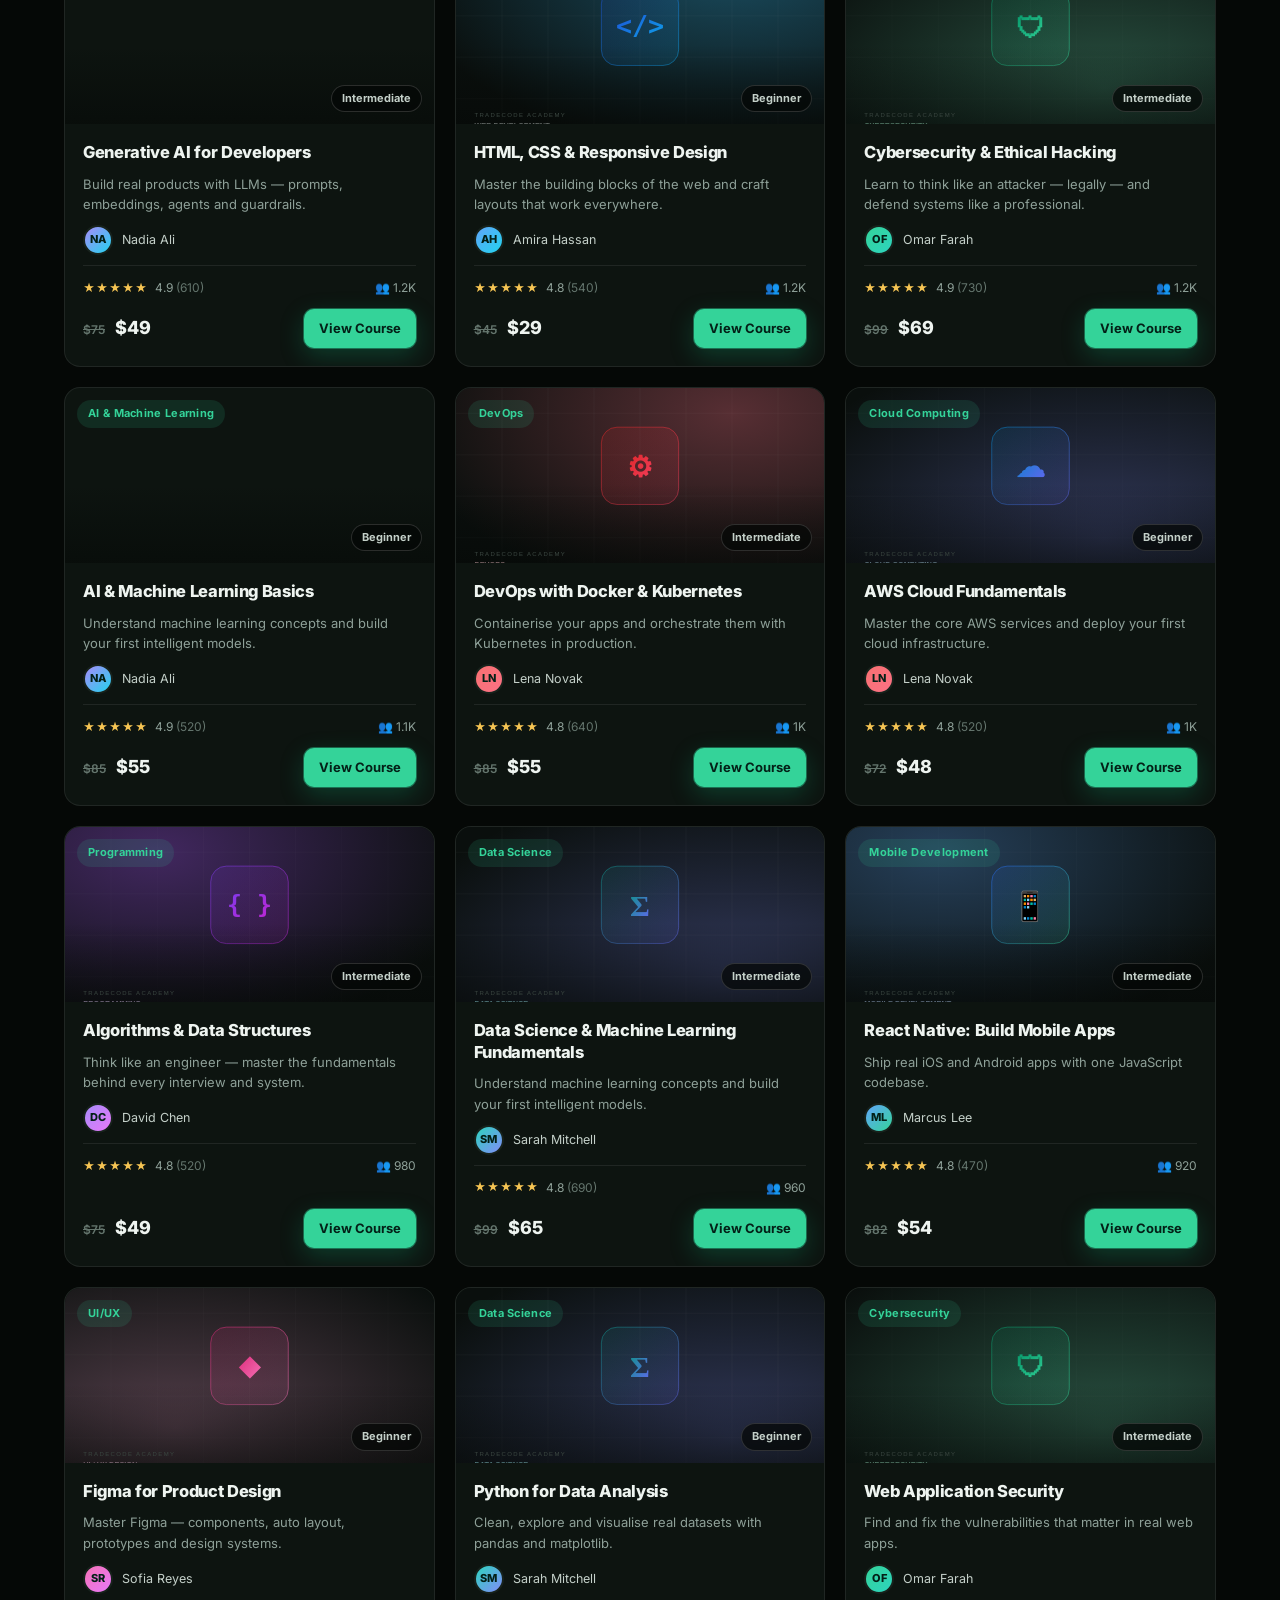
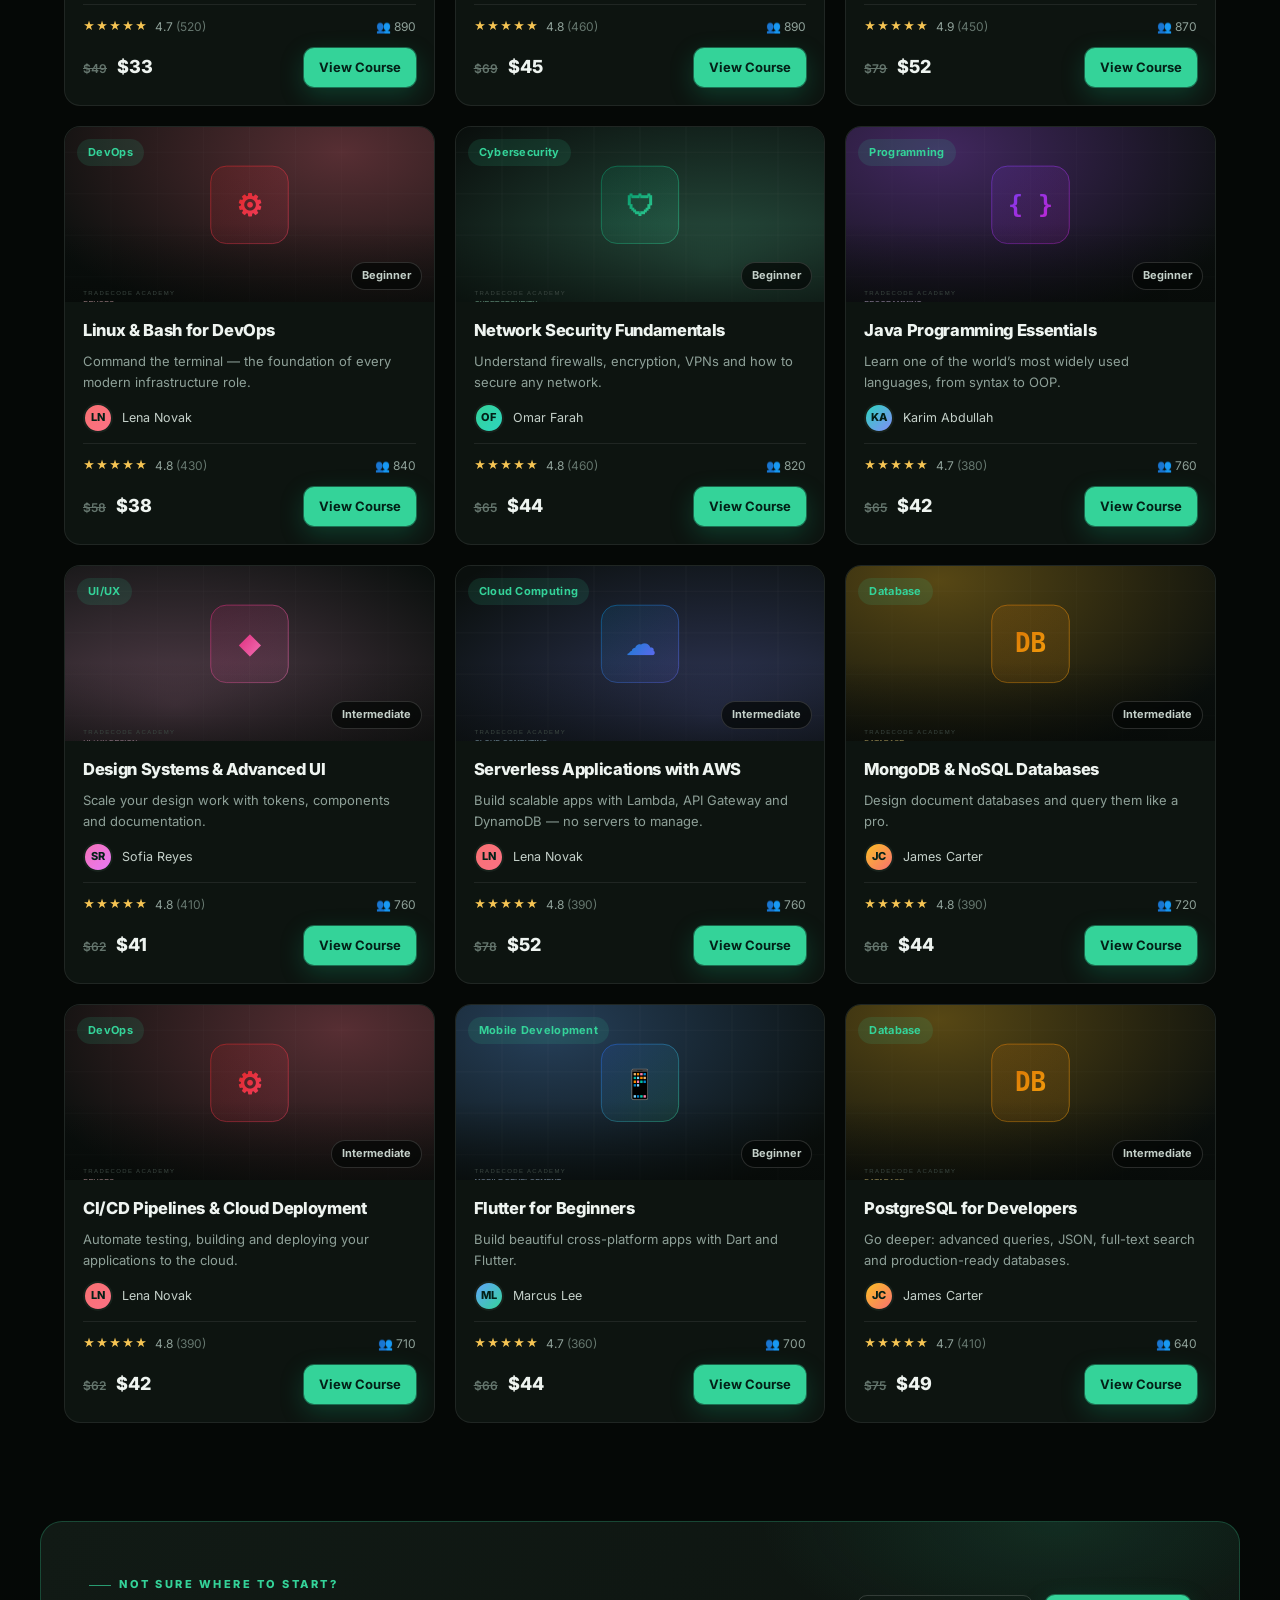
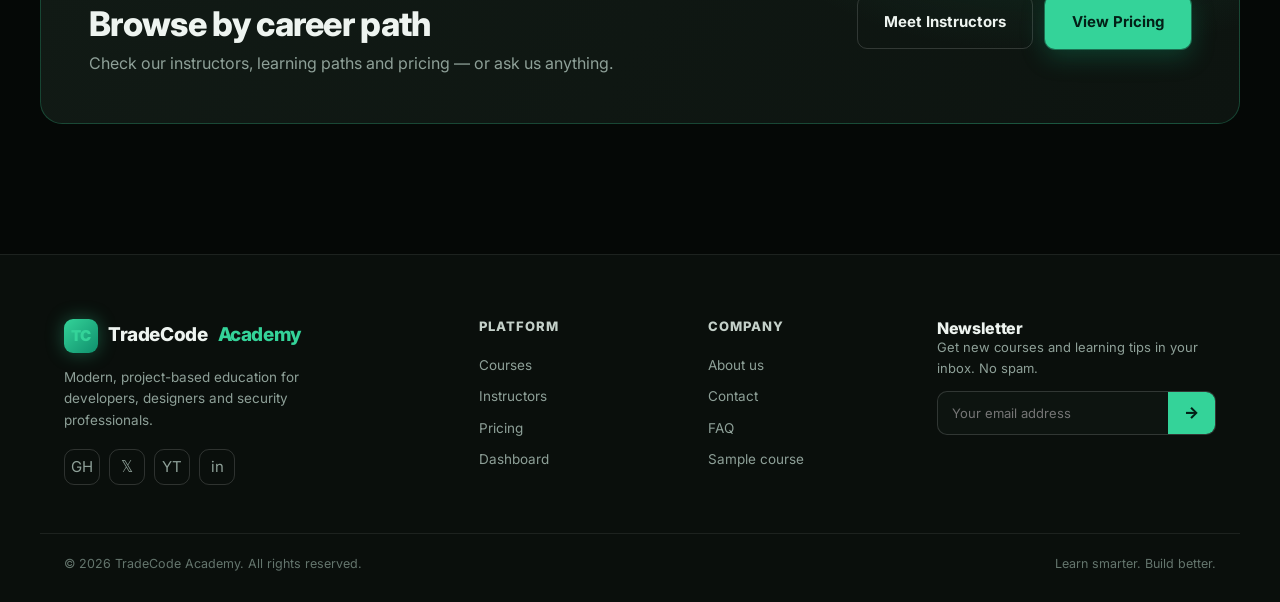
<file: pages/course-details.html>
<!DOCTYPE html>
<html lang="en">
<head>
  <meta charset="UTF-8">
  <meta name="viewport" content="width=device-width, initial-scale=1.0">
  <meta name="description" content="Course details — curriculum, outcomes, instructor and reviews. Enroll in a TradeCode Academy course today.">
  <title>Course Details | TradeCode Academy</title>
  <link rel="icon" type="image/svg+xml" href="../assets/images/favicon.svg">
  <link rel="preconnect" href="https://fonts.googleapis.com">
  <link rel="preconnect" href="https://fonts.gstatic.com" crossorigin>
  <link href="https://fonts.googleapis.com/css2?family=Inter:wght@400;500;600;700;800;900&display=swap" rel="stylesheet">
  <link rel="stylesheet" href="../css/style.css">
  <link rel="stylesheet" href="../css/course-details.css">
</head>
<body data-page="courses">

  <header class="navbar">
    <div class="nav-inner">
      <a href="../index.html" class="logo">
        <span class="logo-mark">TC</span>
        <span>TradeCode <em style="font-style:normal;color:var(--primary)">Academy</em></span>
      </a>
      <button class="icon-btn menu-toggle" aria-label="Open menu" aria-expanded="false">☰</button>
      <nav class="nav-links" aria-label="Main navigation">
        <a href="../index.html" data-nav="home">Home</a>
        <a href="courses.html" data-nav="courses">Courses</a>
        <a href="instructors.html" data-nav="instructors">Instructors</a>
        <a href="about.html" data-nav="about">About</a>
        <a href="pricing.html" data-nav="pricing">Pricing</a>
        <a href="dashboard.html" data-nav="dashboard">Dashboard</a>
        <a href="contact.html" data-nav="contact">Contact</a>
      </nav>
      <div class="nav-cta">
        <button class="icon-btn" id="themeBtn" aria-label="Toggle theme">☾</button>
        <button class="btn btn-outline btn-sm" data-modal="login">Log in</button>
        <button class="btn btn-primary btn-sm" data-modal="register">Get Started</button>
      </div>
    </div>
  </header>

  <main>
    <!-- ============ COURSE HEADER ============ -->
    <section class="page-hero course-hero">
      <div class="container">
        <nav class="breadcrumbs" aria-label="Breadcrumb">
          <a href="../index.html">Home</a>
          <span class="sep">/</span>
          <a href="courses.html">Courses</a>
          <span class="sep">/</span>
          <span id="crumbTitle">Course</span>
        </nav>

        <div class="course-hero-grid">
          <div class="course-hero-info">
            <div class="course-hero-badges">
              <span class="tag" id="heroCategory">Category</span>
              <span class="badge" id="heroLevel">Level</span>
            </div>
            <h1 id="heroTitle">Course title</h1>
            <p id="heroTagline">Course tagline.</p>
            <div class="hero-meta">
              <span class="rating-stars" id="heroStars">★ ★ ★ ★ ★</span>
              <span id="heroRating">4.9</span>
              <span class="dot">·</span>
              <span id="heroReviews">(1,200 reviews)</span>
              <span class="dot">·</span>
              <span id="heroStudents">2,000 students</span>
            </div>
            <div class="hero-instructor">
              <span class="avatar avatar-md" id="heroAvatar">JS</span>
              <div>
                <small>Created by</small>
                <a href="instructors.html" id="heroInstructor">Instructor Name</a>
              </div>
            </div>
          </div>

          <aside class="enroll-card card" id="enrollCard">
            <div class="enroll-cover cover-web" id="enrollCover" role="img" aria-label="Course cover"></div>
            <div class="enroll-body">
              <div class="enroll-price">
                <span class="price-old" id="oldPrice">$99</span>
                <span class="price-now" id="newPrice">$59</span>
              </div>
              <button class="btn btn-primary btn-block btn-large" id="enrollBtn">Enroll Now</button>
              <button class="btn btn-outline btn-block" id="wishlistBtn">♡ Add to Wishlist</button>
              <ul class="enroll-includes">
                <li>📚 <span id="includesLessons">36</span> lessons across 6 sections</li>
                <li>⏱️ <span id="includesDuration">32 hours</span> of video</li>
                <li>📄 Certificate of completion</li>
                <li>💬 Community access</li>
                <li>📱 Learn on any device</li>
              </ul>
            </div>
          </aside>
        </div>
      </div>
    </section>

    <!-- ============ BODY ============ -->
    <section class="section course-body-section">
      <div class="container course-layout">
        <!-- Left column -->
        <div class="course-main">
          <!-- What you'll learn -->
          <div class="block card" id="outcomesBlock">
            <h2 class="block-title">What you'll learn</h2>
            <ul class="outcomes" id="outcomesList"></ul>
          </div>

          <!-- Curriculum -->
          <div class="block card" id="curriculumBlock">
            <div class="block-head-row">
              <h2 class="block-title">Course curriculum</h2>
              <span class="badge" id="curriculumMeta">6 sections · 36 lessons</span>
            </div>
            <div class="curriculum" id="curriculumList"></div>
          </div>

          <!-- Requirements -->
          <div class="block card">
            <h2 class="block-title">Requirements</h2>
            <ul class="requirements" id="requirementsList"></ul>
          </div>

          <!-- Description -->
          <div class="block card">
            <h2 class="block-title">Course description</h2>
            <div class="description" id="courseDesc"></div>
          </div>

          <!-- Instructor -->
          <div class="block card instructor-card" id="instructorBlock">
            <h2 class="block-title">Your instructor</h2>
            <div class="instructor-row">
              <span class="avatar avatar-lg" id="instructorAvatar">JS</span>
              <div class="instructor-main">
                <h3 id="instructorName">Instructor</h3>
                <p class="instructor-role" id="instructorRole">Role</p>
                <div class="instructor-stats">
                  <span>🎓 <b id="instructorCourses">3</b> courses</span>
                  <span>👥 <b id="instructorStudents">12K</b> students</span>
                  <span>⭐ <b id="instructorRating">4.9</b> rating</span>
                </div>
              </div>
              <a href="instructors.html" class="btn btn-outline btn-sm">View profile</a>
            </div>
            <p class="instructor-bio" id="instructorBio">Bio</p>
          </div>

          <!-- Reviews -->
          <div class="block card" id="reviewsBlock">
            <div class="block-head-row">
              <h2 class="block-title">Student reviews</h2>
              <span class="badge gold">⭐ <span id="reviewAvg">4.9</span> average rating</span>
            </div>
            <div class="reviews" id="reviewsList"></div>
            <div class="review-form">
              <h3>Write a review</h3>
              <form id="reviewForm">
                <div class="review-form-row">
                  <div class="field"><input type="text" placeholder="Your name" id="reviewName" required></div>
                  <div class="field">
                    <select id="reviewRating" aria-label="Your rating">
                      <option value="5">★★★★★ (5)</option>
                      <option value="4">★★★★☆ (4)</option>
                      <option value="3">★★★☆☆ (3)</option>
                      <option value="2">★★☆☆☆ (2)</option>
                      <option value="1">★☆☆☆☆ (1)</option>
                    </select>
                  </div>
                </div>
                <div class="field"><textarea rows="3" placeholder="What did you think of the course?" id="reviewText" required></textarea></div>
                <button class="btn btn-primary" type="submit">Submit review</button>
              </form>
            </div>
          </div>
        </div>

        <!-- Right sidebar -->
        <aside class="course-side">
          <div class="side-card card">
            <h3>This course includes</h3>
            <ul class="side-list">
              <li>📹 <span>Video lessons</span></li>
              <li>🧩 <span>Hands-on projects</span></li>
              <li>📝 <span>Quizzes & exercises</span></li>
              <li>📜 <span>Certificate of completion</span></li>
              <li>💬 <span>Community discussion</span></li>
            </ul>
          </div>
          <div class="side-card card">
            <h3>Related courses</h3>
            <div class="related-list" id="relatedList"></div>
          </div>
        </aside>
      </div>
    </section>
  </main>

  <footer class="footer">
    <div class="footer-grid">
      <div class="footer-brand">
        <a href="../index.html" class="logo"><span class="logo-mark">TC</span> TradeCode <span style="color:var(--primary)">Academy</span></a>
        <p>Modern, project-based education for developers, designers and security professionals.</p>
        <div class="socials">
          <a href="#" aria-label="GitHub">GH</a>
          <a href="#" aria-label="X / Twitter">𝕏</a>
          <a href="#" aria-label="YouTube">YT</a>
          <a href="#" aria-label="LinkedIn">in</a>
        </div>
      </div>
      <div class="footer-col">
        <h4>Platform</h4>
        <a href="courses.html">Courses</a>
        <a href="instructors.html">Instructors</a>
        <a href="pricing.html">Pricing</a>
        <a href="dashboard.html">Dashboard</a>
      </div>
      <div class="footer-col">
        <h4>Company</h4>
        <a href="about.html">About us</a>
        <a href="contact.html">Contact</a>
        <a href="contact.html#faq">FAQ</a>
        <a href="course-details.html?id=javascript-zero-to-advanced">Sample course</a>
      </div>
      <div class="footer-news">
        <h4>Newsletter</h4>
        <p>Get new courses and learning tips in your inbox. No spam.</p>
        <form class="news-form">
          <input type="email" placeholder="Your email address" required aria-label="Email address">
          <button type="submit" aria-label="Subscribe">→</button>
        </form>
      </div>
    </div>
    <div class="footer-bottom">
      <span>© <span class="js-year">2026</span> TradeCode Academy. All rights reserved.</span>
      <span>Learn smarter. Build better.</span>
    </div>
  </footer>

  <!-- Auth modal (demo UI) -->
  <div class="modal" id="modal" aria-hidden="true">
    <div class="modal-box">
      <button class="modal-close" aria-label="Close">×</button>
      <div class="modal-logo">TC</div>
      <h2 id="modalTitle">Create your account</h2>
      <p id="modalText">Start your learning journey today.</p>
      <form id="authForm">
        <div class="field"><input type="text" id="nameField" placeholder="Full name" required></div>
        <div class="field"><input type="email" placeholder="Email address" required></div>
        <div class="field"><input type="password" placeholder="Password (min. 6 characters)" required minlength="6"></div>
        <button class="btn btn-primary btn-block" type="submit" id="authSubmit">Create Account</button>
      </form>
      <small class="demo-note">Demo UI — connect this form to your backend/auth service.</small>
    </div>
  </div>

  <div class="toast" id="toast" role="status"></div>

  <script src="../js/courses.js"></script>
  <script src="../js/main.js"></script>
  <script src="../js/navigation.js"></script>
  <script src="../js/course-details.js"></script>
</body>
</html>
</file>
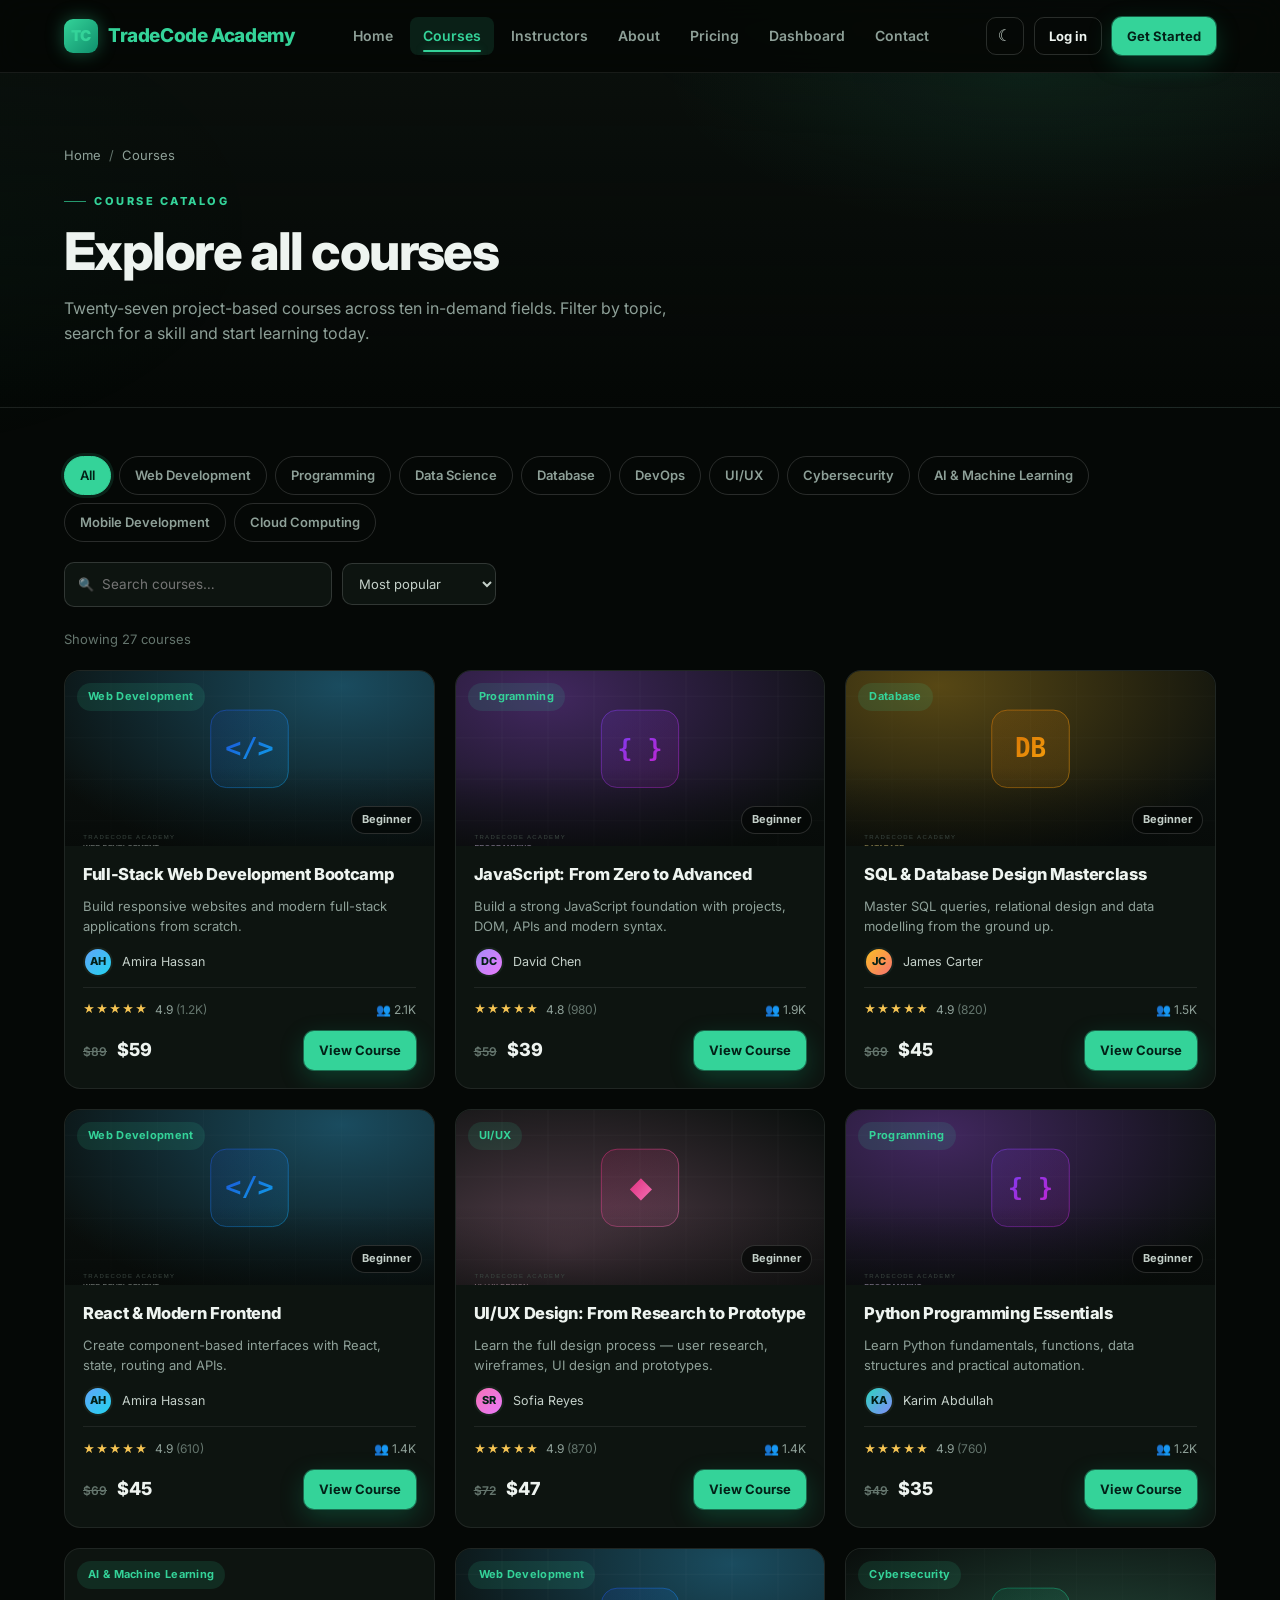
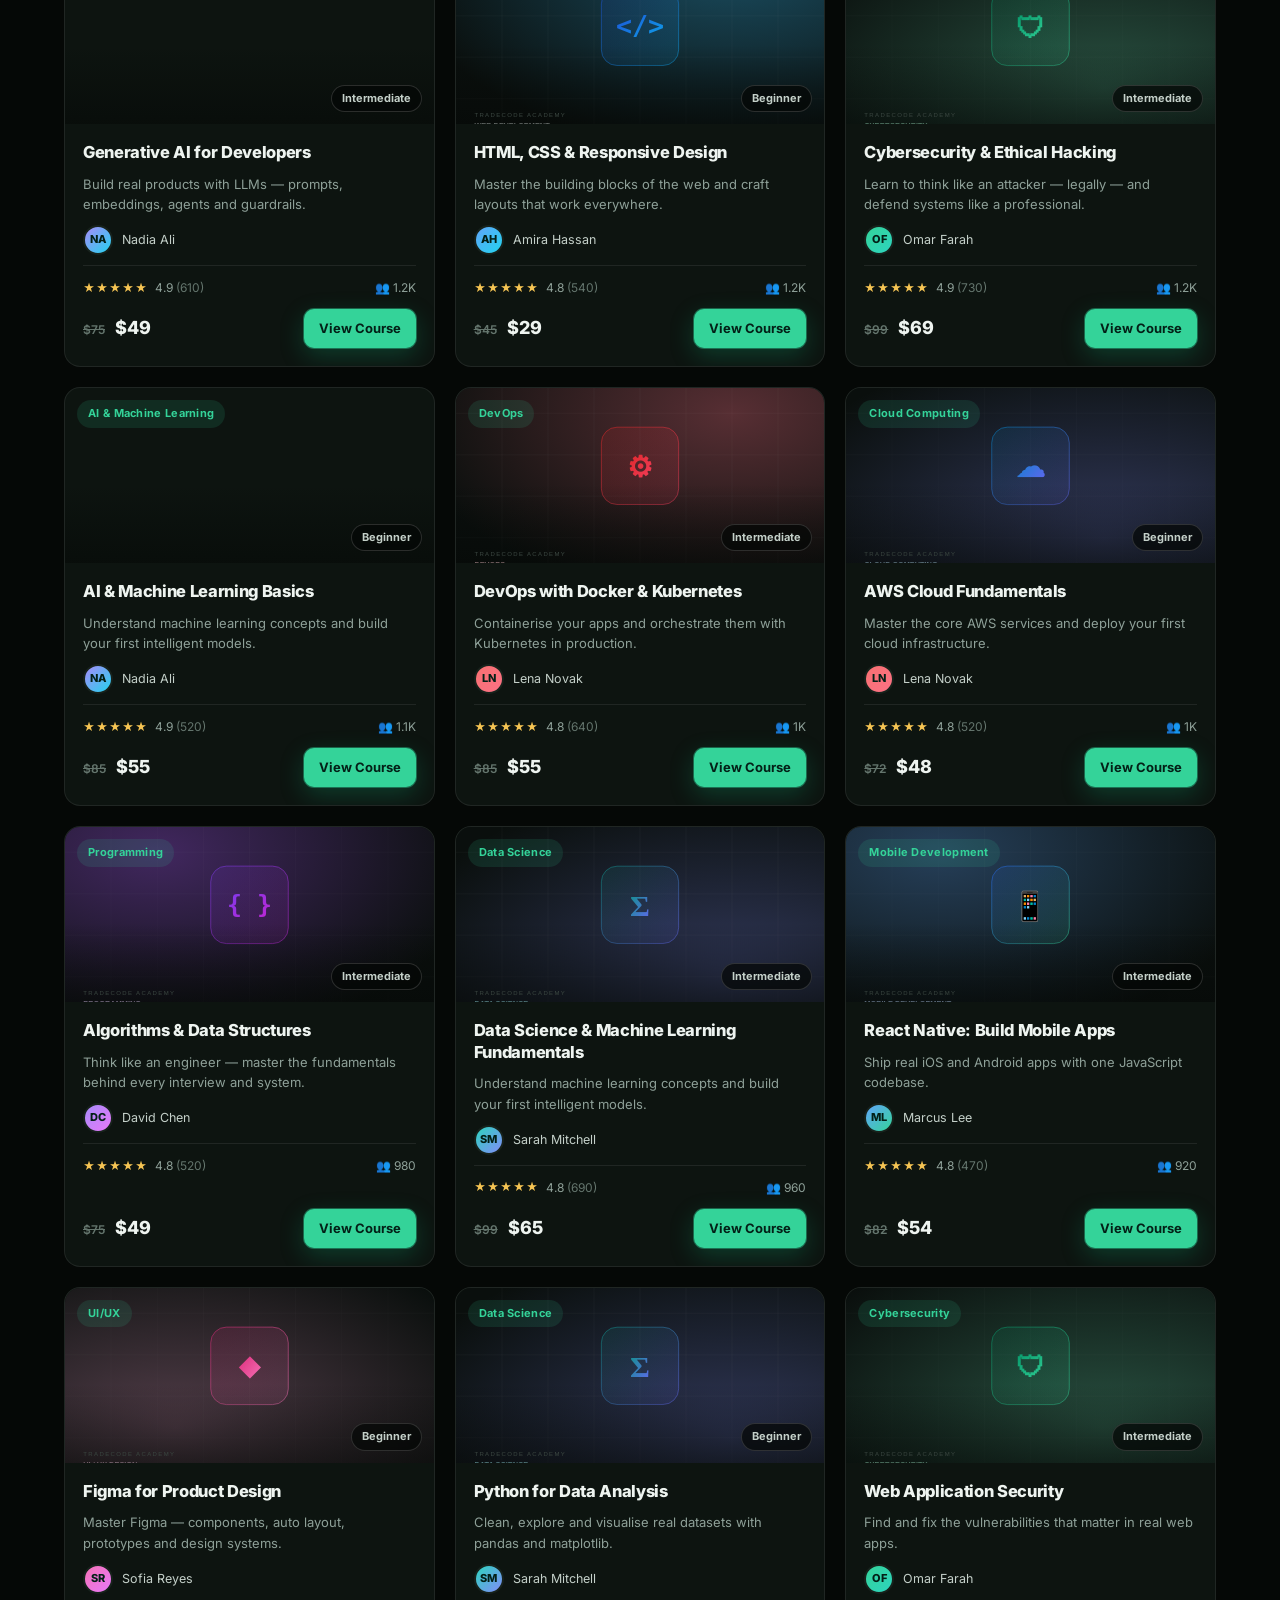
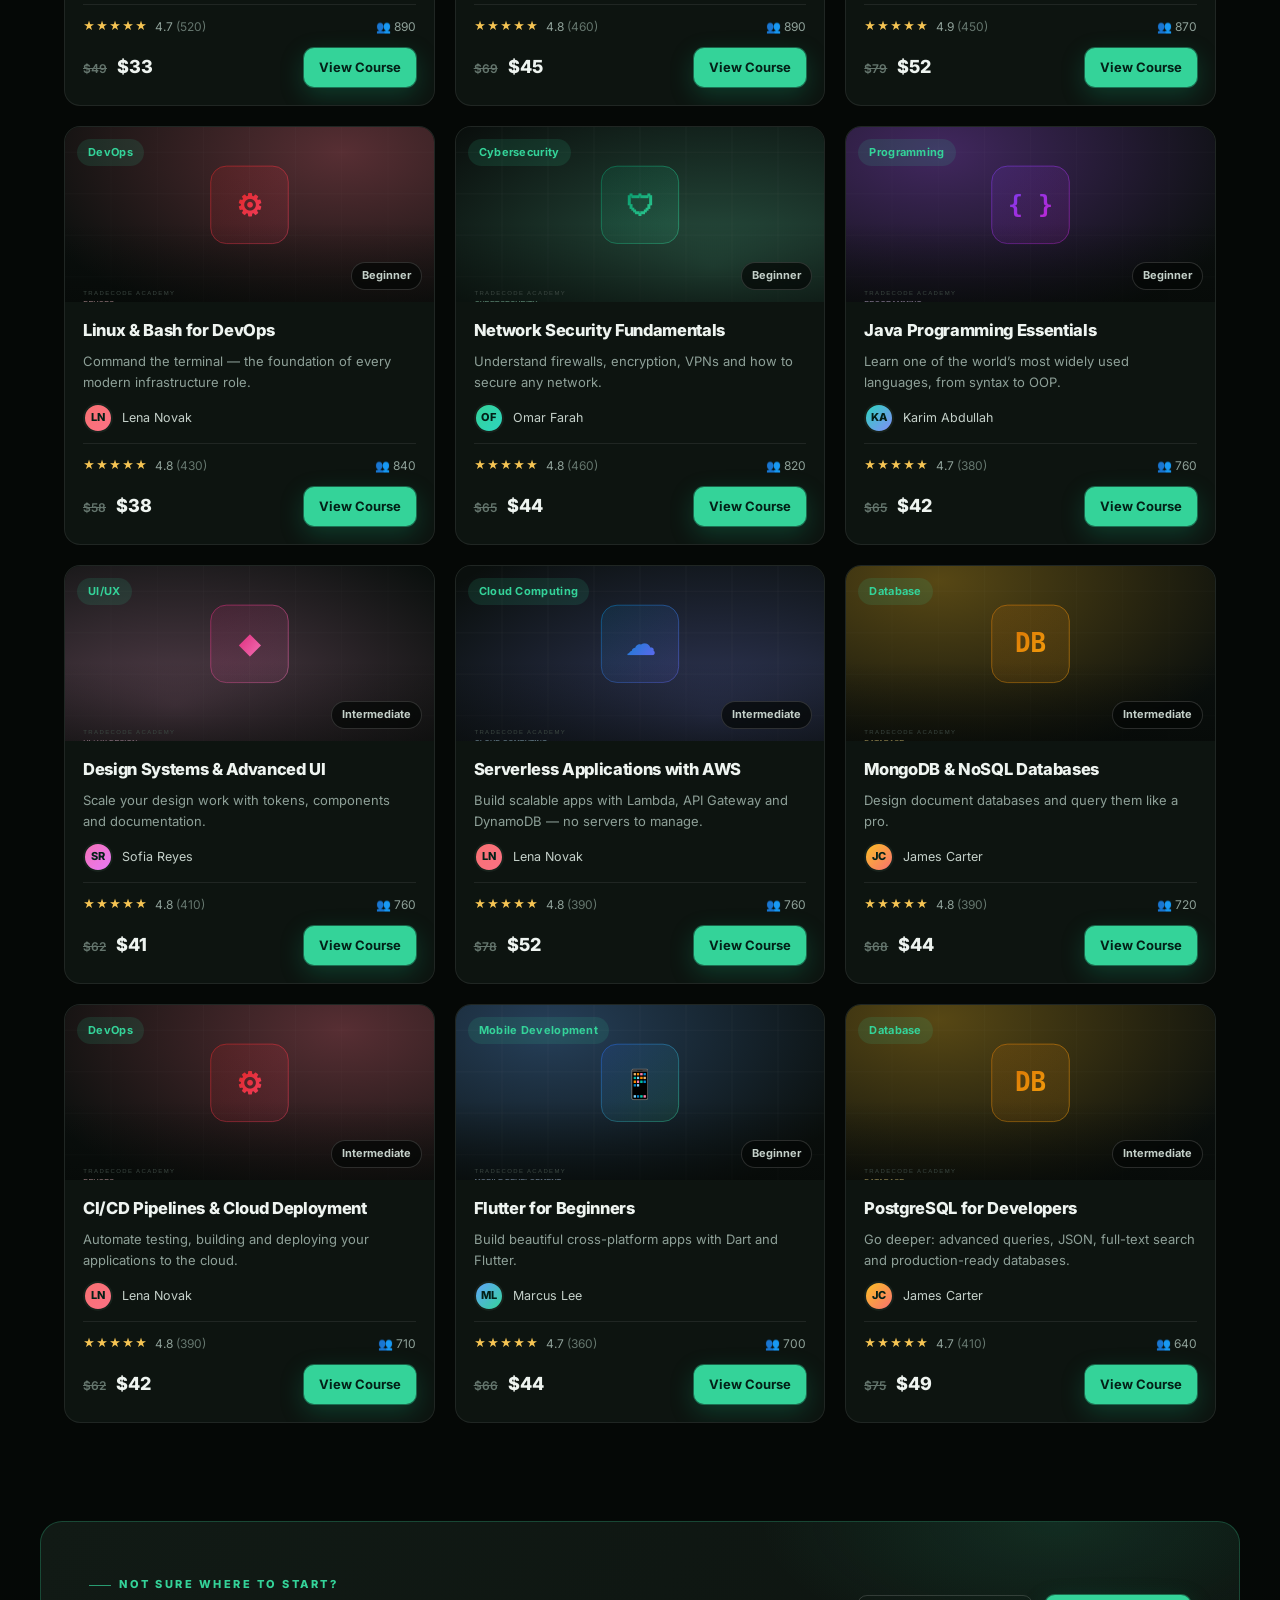
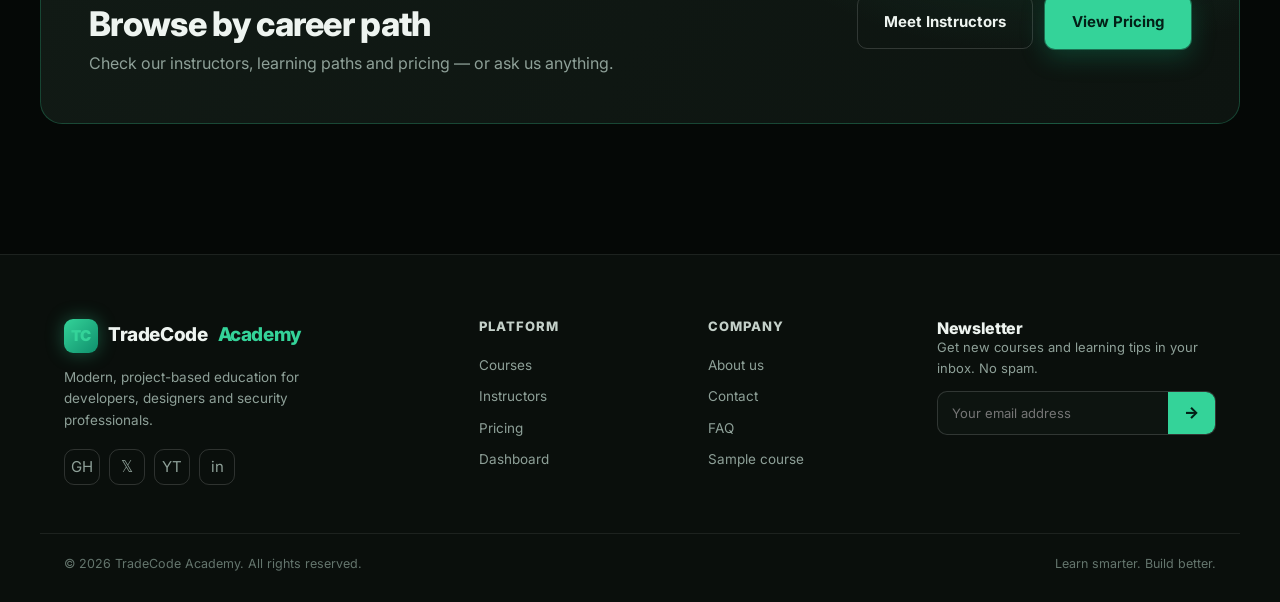
<file: pages/courses.html>
<!DOCTYPE html>
<html lang="en">
<head>
  <meta charset="UTF-8">
  <meta name="viewport" content="width=device-width, initial-scale=1.0">
  <meta name="description" content="Browse the full TradeCode Academy course catalog — web development, programming, data science, databases, DevOps, UI/UX, cybersecurity, AI & machine learning, mobile development and cloud computing. Filter, search and enroll.">
  <title>All Courses | TradeCode Academy</title>
  <link rel="icon" type="image/svg+xml" href="../assets/images/favicon.svg">
  <link rel="preconnect" href="https://fonts.googleapis.com">
  <link rel="preconnect" href="https://fonts.gstatic.com" crossorigin>
  <link href="https://fonts.googleapis.com/css2?family=Inter:wght@400;500;600;700;800;900&display=swap" rel="stylesheet">
  <link rel="stylesheet" href="../css/style.css">
  <link rel="stylesheet" href="../css/courses.css">
</head>
<body data-page="courses">

  <header class="navbar">
    <div class="nav-inner">
      <a href="../index.html" class="logo">
        <span class="logo-mark">TC</span>
        <span>TradeCode <em style="font-style:normal;color:var(--primary)">Academy</em></span>
      </a>
      <button class="icon-btn menu-toggle" aria-label="Open menu" aria-expanded="false">☰</button>
      <nav class="nav-links" aria-label="Main navigation">
        <a href="../index.html" data-nav="home">Home</a>
        <a href="courses.html" data-nav="courses">Courses</a>
        <a href="instructors.html" data-nav="instructors">Instructors</a>
        <a href="about.html" data-nav="about">About</a>
        <a href="pricing.html" data-nav="pricing">Pricing</a>
        <a href="dashboard.html" data-nav="dashboard">Dashboard</a>
        <a href="contact.html" data-nav="contact">Contact</a>
      </nav>
      <div class="nav-cta">
        <button class="icon-btn" id="themeBtn" aria-label="Toggle theme">☾</button>
        <button class="btn btn-outline btn-sm" data-modal="login">Log in</button>
        <button class="btn btn-primary btn-sm" data-modal="register">Get Started</button>
      </div>
    </div>
  </header>

  <main>
    <!-- ============ PAGE HERO ============ -->
    <section class="page-hero">
      <div class="container">
        <nav class="breadcrumbs" aria-label="Breadcrumb">
          <a href="../index.html">Home</a>
          <span class="sep">/</span>
          <span>Courses</span>
        </nav>
        <span class="eyebrow">Course catalog</span>
        <h1>Explore all courses</h1>
        <p>Twenty-seven project-based courses across ten in-demand fields. Filter by topic, search for a skill and start learning today.</p>
      </div>
    </section>

    <!-- ============ CATALOG ============ -->
    <section class="section catalog">
      <div class="container">
        <!-- Toolbar -->
        <div class="catalog-toolbar">
          <div class="filter-bar" id="filterBar" role="group" aria-label="Filter courses by category">
            <button class="filter active" data-filter="All">All</button>
            <button class="filter" data-filter="Web Development">Web Development</button>
            <button class="filter" data-filter="Programming">Programming</button>
            <button class="filter" data-filter="Data Science">Data Science</button>
            <button class="filter" data-filter="Database">Database</button>
            <button class="filter" data-filter="DevOps">DevOps</button>
            <button class="filter" data-filter="UI/UX">UI/UX</button>
            <button class="filter" data-filter="Cybersecurity">Cybersecurity</button>
            <button class="filter" data-filter="AI & Machine Learning">AI & Machine Learning</button>
            <button class="filter" data-filter="Mobile Development">Mobile Development</button>
            <button class="filter" data-filter="Cloud Computing">Cloud Computing</button>
          </div>
          <div class="toolbar-right">
            <label class="search-box">
              <span class="search-ico" aria-hidden="true">🔍</span>
              <input type="search" id="courseSearch" placeholder="Search courses…" aria-label="Search courses">
            </label>
            <label class="sort-box">
              <span class="visually-hidden">Sort courses</span>
              <select id="sortSelect" aria-label="Sort courses">
                <option value="popular">Most popular</option>
                <option value="rating">Highest rated</option>
                <option value="price-asc">Price: low to high</option>
                <option value="price-desc">Price: high to low</option>
              </select>
            </label>
          </div>
        </div>

        <p class="catalog-count" id="catalogCount" role="status"></p>

        <div class="course-grid" id="catalogGrid"></div>

        <div class="empty-state" id="emptyState" hidden>
          <div class="empty-ico">🔍</div>
          <h3>No courses found</h3>
          <p>Try a different search term or clear the filters.</p>
          <button class="btn btn-outline" id="clearAll">Clear filters</button>
        </div>
      </div>
    </section>

    <!-- ============ CTA ============ -->
    <section class="cta-band">
      <div class="container cta-inner">
        <div>
          <span class="eyebrow">Not sure where to start?</span>
          <h2>Browse by career path</h2>
          <p>Check our instructors, learning paths and pricing — or ask us anything.</p>
        </div>
        <div class="cta-actions">
          <a href="instructors.html" class="btn btn-outline btn-large">Meet Instructors</a>
          <a href="pricing.html" class="btn btn-primary btn-large">View Pricing</a>
        </div>
      </div>
    </section>
  </main>

  <footer class="footer">
    <div class="footer-grid">
      <div class="footer-brand">
        <a href="../index.html" class="logo"><span class="logo-mark">TC</span> TradeCode <span style="color:var(--primary)">Academy</span></a>
        <p>Modern, project-based education for developers, designers and security professionals.</p>
        <div class="socials">
          <a href="#" aria-label="GitHub">GH</a>
          <a href="#" aria-label="X / Twitter">𝕏</a>
          <a href="#" aria-label="YouTube">YT</a>
          <a href="#" aria-label="LinkedIn">in</a>
        </div>
      </div>
      <div class="footer-col">
        <h4>Platform</h4>
        <a href="courses.html">Courses</a>
        <a href="instructors.html">Instructors</a>
        <a href="pricing.html">Pricing</a>
        <a href="dashboard.html">Dashboard</a>
      </div>
      <div class="footer-col">
        <h4>Company</h4>
        <a href="about.html">About us</a>
        <a href="contact.html">Contact</a>
        <a href="contact.html#faq">FAQ</a>
        <a href="course-details.html?id=javascript-zero-to-advanced">Sample course</a>
      </div>
      <div class="footer-news">
        <h4>Newsletter</h4>
        <p>Get new courses and learning tips in your inbox. No spam.</p>
        <form class="news-form">
          <input type="email" placeholder="Your email address" required aria-label="Email address">
          <button type="submit" aria-label="Subscribe">→</button>
        </form>
      </div>
    </div>
    <div class="footer-bottom">
      <span>© <span class="js-year">2026</span> TradeCode Academy. All rights reserved.</span>
      <span>Learn smarter. Build better.</span>
    </div>
  </footer>

  <!-- Auth modal (demo UI) -->
  <div class="modal" id="modal" aria-hidden="true">
    <div class="modal-box">
      <button class="modal-close" aria-label="Close">×</button>
      <div class="modal-logo">TC</div>
      <h2 id="modalTitle">Create your account</h2>
      <p id="modalText">Start your learning journey today.</p>
      <form id="authForm">
        <div class="field"><input type="text" id="nameField" placeholder="Full name" required></div>
        <div class="field"><input type="email" placeholder="Email address" required></div>
        <div class="field"><input type="password" placeholder="Password (min. 6 characters)" required minlength="6"></div>
        <button class="btn btn-primary btn-block" type="submit" id="authSubmit">Create Account</button>
      </form>
      <small class="demo-note">Demo UI — connect this form to your backend/auth service.</small>
    </div>
  </div>

  <div class="toast" id="toast" role="status"></div>

  <script src="../js/courses.js"></script>
  <script src="../js/main.js"></script>
  <script src="../js/navigation.js"></script>
  <script src="../js/catalog.js"></script>
</body>
</html>
</file>
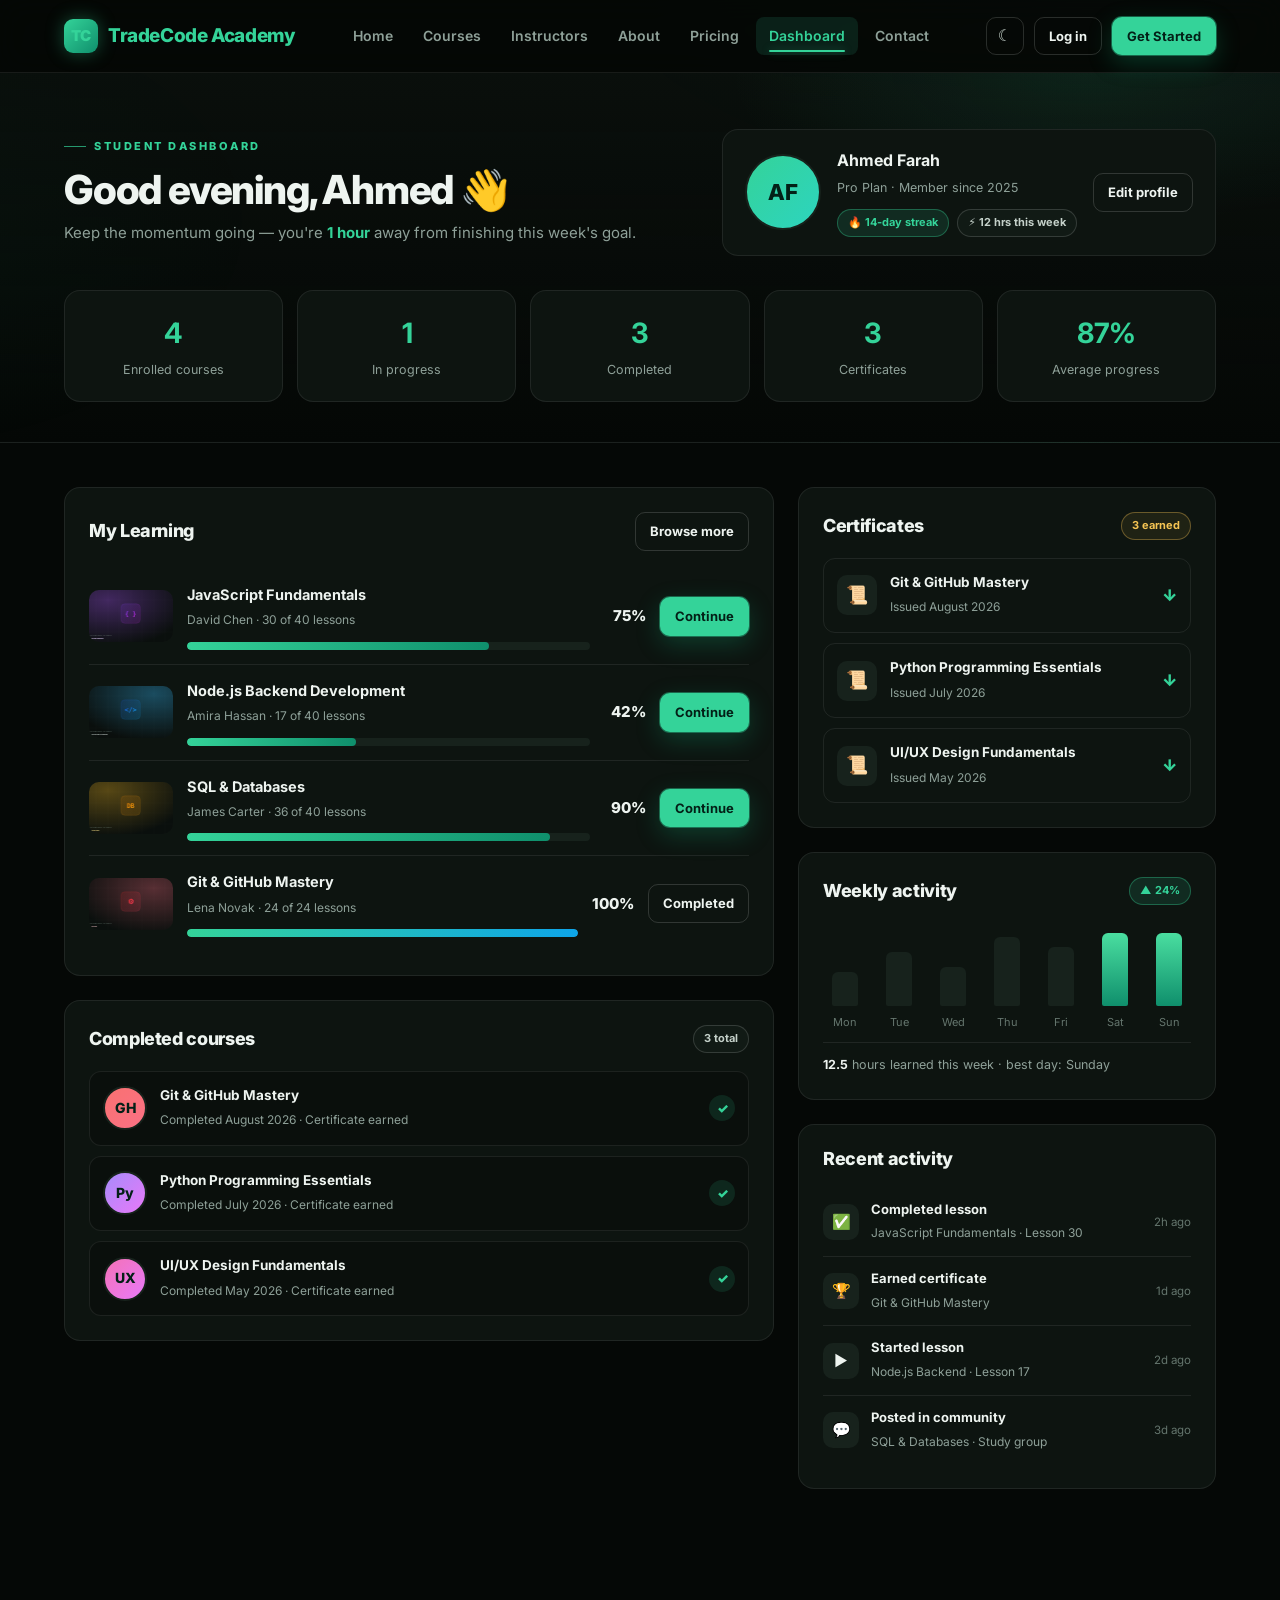
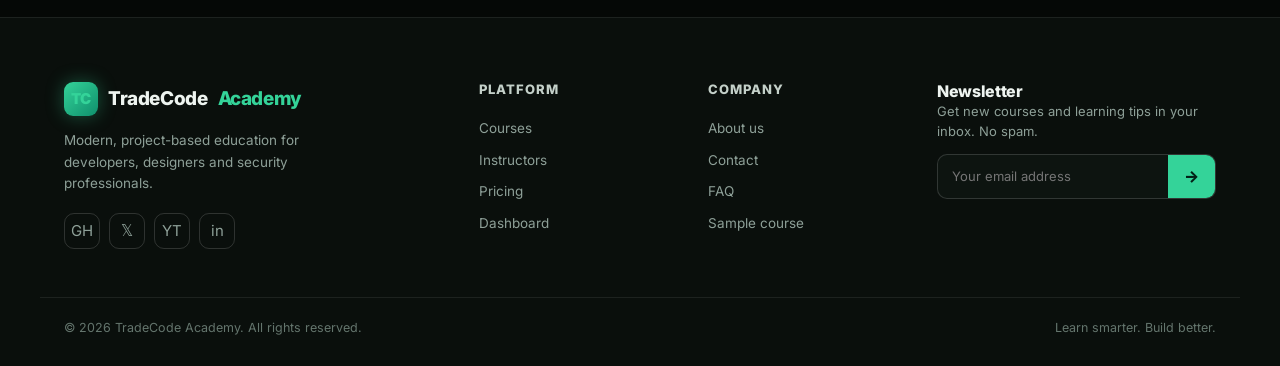
<file: pages/dashboard.html>
<!DOCTYPE html>
<html lang="en">
<head>
  <meta charset="UTF-8">
  <meta name="viewport" content="width=device-width, initial-scale=1.0">
  <meta name="description" content="Your TradeCode Academy student dashboard — course progress, certificates, statistics and recent activity. Demo UI, frontend only.">
  <title>My Dashboard | TradeCode Academy</title>
  <link rel="icon" type="image/svg+xml" href="../assets/images/favicon.svg">
  <link rel="preconnect" href="https://fonts.googleapis.com">
  <link rel="preconnect" href="https://fonts.gstatic.com" crossorigin>
  <link href="https://fonts.googleapis.com/css2?family=Inter:wght@400;500;600;700;800;900&display=swap" rel="stylesheet">
  <link rel="stylesheet" href="../css/style.css">
  <link rel="stylesheet" href="../css/dashboard.css">
</head>
<body data-page="dashboard">

  <header class="navbar">
    <div class="nav-inner">
      <a href="../index.html" class="logo">
        <span class="logo-mark">TC</span>
        <span>TradeCode <em style="font-style:normal;color:var(--primary)">Academy</em></span>
      </a>
      <button class="icon-btn menu-toggle" aria-label="Open menu" aria-expanded="false">☰</button>
      <nav class="nav-links" aria-label="Main navigation">
        <a href="../index.html" data-nav="home">Home</a>
        <a href="courses.html" data-nav="courses">Courses</a>
        <a href="instructors.html" data-nav="instructors">Instructors</a>
        <a href="about.html" data-nav="about">About</a>
        <a href="pricing.html" data-nav="pricing">Pricing</a>
        <a href="dashboard.html" data-nav="dashboard">Dashboard</a>
        <a href="contact.html" data-nav="contact">Contact</a>
      </nav>
      <div class="nav-cta">
        <button class="icon-btn" id="themeBtn" aria-label="Toggle theme">☾</button>
        <button class="btn btn-outline btn-sm" data-modal="login">Log in</button>
        <button class="btn btn-primary btn-sm" data-modal="register">Get Started</button>
      </div>
    </div>
  </header>

  <main>
    <!-- ============ WELCOME ============ -->
    <section class="dash-hero">
      <div class="container">
        <div class="welcome-row">
          <div class="welcome-copy">
            <span class="eyebrow">Student dashboard</span>
            <h1 id="greeting">Welcome back, Ahmed 👋</h1>
            <p>Keep the momentum going — you're <b>1 hour</b> away from finishing this week's goal.</p>
          </div>
          <div class="profile-card card">
            <span class="avatar avatar-lg av-security">AF</span>
            <div class="profile-info">
              <b>Ahmed Farah</b>
              <span>Pro Plan · Member since 2025</span>
              <div class="profile-tags">
                <span class="badge green">🔥 14-day streak</span>
                <span class="badge">⚡ 12 hrs this week</span>
              </div>
            </div>
            <a href="contact.html" class="btn btn-outline btn-sm">Edit profile</a>
          </div>
        </div>

        <!-- Stats -->
        <div class="dash-stats">
          <div class="dash-stat card"><b>4</b><span>Enrolled courses</span></div>
          <div class="dash-stat card"><b>1</b><span>In progress</span></div>
          <div class="dash-stat card"><b>3</b><span>Completed</span></div>
          <div class="dash-stat card"><b>3</b><span>Certificates</span></div>
          <div class="dash-stat card"><b>87%</b><span>Average progress</span></div>
        </div>
      </div>
    </section>

    <!-- ============ MAIN GRID ============ -->
    <section class="section dash-main-section">
      <div class="container dash-grid">
        <!-- Left column -->
        <div class="dash-left">
          <!-- Continue learning -->
          <div class="dash-block card">
            <div class="dash-block-head">
              <h2>My Learning</h2>
              <a href="courses.html" class="btn btn-outline btn-sm">Browse more</a>
            </div>
            <div class="learning-list" id="learningList">
              <div class="learning-item">
                <span class="related-thumb cover-programming"></span>
                <div class="learning-info">
                  <b>JavaScript Fundamentals</b>
                  <span>David Chen · 30 of 40 lessons</span>
                  <div class="progress"><span style="width:75%"></span></div>
                </div>
                <div class="learning-pct">75%</div>
                <button class="btn btn-primary btn-sm resume">Continue</button>
              </div>
              <div class="learning-item">
                <span class="related-thumb cover-web"></span>
                <div class="learning-info">
                  <b>Node.js Backend Development</b>
                  <span>Amira Hassan · 17 of 40 lessons</span>
                  <div class="progress"><span style="width:42%"></span></div>
                </div>
                <div class="learning-pct">42%</div>
                <button class="btn btn-primary btn-sm resume">Continue</button>
              </div>
              <div class="learning-item">
                <span class="related-thumb cover-database"></span>
                <div class="learning-info">
                  <b>SQL & Databases</b>
                  <span>James Carter · 36 of 40 lessons</span>
                  <div class="progress"><span style="width:90%"></span></div>
                </div>
                <div class="learning-pct">90%</div>
                <button class="btn btn-primary btn-sm resume">Continue</button>
              </div>
              <div class="learning-item">
                <span class="related-thumb cover-devops"></span>
                <div class="learning-info">
                  <b>Git & GitHub Mastery</b>
                  <span>Lena Novak · 24 of 24 lessons</span>
                  <div class="progress complete"><span style="width:100%"></span></div>
                </div>
                <div class="learning-pct">100%</div>
                <button class="btn btn-outline btn-sm" disabled>Completed</button>
              </div>
            </div>
          </div>

          <!-- Completed courses -->
          <div class="dash-block card">
            <div class="dash-block-head">
              <h2>Completed courses</h2>
              <span class="badge">3 total</span>
            </div>
            <div class="completed-grid">
              <article class="completed-card">
                <span class="avatar avatar-md av-devops">GH</span>
                <div>
                  <b>Git & GitHub Mastery</b>
                  <span>Completed August 2026 · Certificate earned</span>
                </div>
                <span class="done-check">✓</span>
              </article>
              <article class="completed-card">
                <span class="avatar avatar-md av-programming">Py</span>
                <div>
                  <b>Python Programming Essentials</b>
                  <span>Completed July 2026 · Certificate earned</span>
                </div>
                <span class="done-check">✓</span>
              </article>
              <article class="completed-card">
                <span class="avatar avatar-md av-uiux">UX</span>
                <div>
                  <b>UI/UX Design Fundamentals</b>
                  <span>Completed May 2026 · Certificate earned</span>
                </div>
                <span class="done-check">✓</span>
              </article>
            </div>
          </div>
        </div>

        <!-- Right column -->
        <div class="dash-right">
          <!-- Certificates -->
          <div class="dash-block card">
            <div class="dash-block-head">
              <h2>Certificates</h2>
              <span class="badge gold">3 earned</span>
            </div>
            <div class="cert-list">
              <a class="cert-item" href="#" data-cert="Git & GitHub Mastery">
                <span class="cert-ico">📜</span>
                <div><b>Git & GitHub Mastery</b><small>Issued August 2026</small></div>
                <span class="cert-dl">↓</span>
              </a>
              <a class="cert-item" href="#" data-cert="Python Programming Essentials">
                <span class="cert-ico">📜</span>
                <div><b>Python Programming Essentials</b><small>Issued July 2026</small></div>
                <span class="cert-dl">↓</span>
              </a>
              <a class="cert-item" href="#" data-cert="UI/UX Design Fundamentals">
                <span class="cert-ico">📜</span>
                <div><b>UI/UX Design Fundamentals</b><small>Issued May 2026</small></div>
                <span class="cert-dl">↓</span>
              </a>
            </div>
          </div>

          <!-- Progress stats -->
          <div class="dash-block card">
            <div class="dash-block-head">
              <h2>Weekly activity</h2>
              <span class="badge green">▲ 24%</span>
            </div>
            <div class="week-bars" id="weekBars">
              <div class="wbar"><span style="height:35%"></span><small>Mon</small></div>
              <div class="wbar"><span style="height:55%"></span><small>Tue</small></div>
              <div class="wbar"><span style="height:40%"></span><small>Wed</small></div>
              <div class="wbar"><span style="height:70%"></span><small>Thu</small></div>
              <div class="wbar"><span style="height:60%"></span><small>Fri</small></div>
              <div class="wbar"><span style="height:85%"></span><small>Sat</small></div>
              <div class="wbar"><span style="height:100%"></span><small>Sun</small></div>
            </div>
            <div class="week-total"><b>12.5</b> hours learned this week · best day: Sunday</div>
          </div>

          <!-- Recent activity -->
          <div class="dash-block card">
            <div class="dash-block-head">
              <h2>Recent activity</h2>
            </div>
            <ul class="activity-list">
              <li><span class="act-ico">✅</span><div><b>Completed lesson</b><small>JavaScript Fundamentals · Lesson 30</small></div><time>2h ago</time></li>
              <li><span class="act-ico">🏆</span><div><b>Earned certificate</b><small>Git & GitHub Mastery</small></div><time>1d ago</time></li>
              <li><span class="act-ico">▶️</span><div><b>Started lesson</b><small>Node.js Backend · Lesson 17</small></div><time>2d ago</time></li>
              <li><span class="act-ico">💬</span><div><b>Posted in community</b><small>SQL & Databases · Study group</small></div><time>3d ago</time></li>
            </ul>
          </div>
        </div>
      </div>
    </section>
  </main>

  <footer class="footer">
    <div class="footer-grid">
      <div class="footer-brand">
        <a href="../index.html" class="logo"><span class="logo-mark">TC</span> TradeCode <span style="color:var(--primary)">Academy</span></a>
        <p>Modern, project-based education for developers, designers and security professionals.</p>
        <div class="socials">
          <a href="#" aria-label="GitHub">GH</a>
          <a href="#" aria-label="X / Twitter">𝕏</a>
          <a href="#" aria-label="YouTube">YT</a>
          <a href="#" aria-label="LinkedIn">in</a>
        </div>
      </div>
      <div class="footer-col">
        <h4>Platform</h4>
        <a href="courses.html">Courses</a>
        <a href="instructors.html">Instructors</a>
        <a href="pricing.html">Pricing</a>
        <a href="dashboard.html">Dashboard</a>
      </div>
      <div class="footer-col">
        <h4>Company</h4>
        <a href="about.html">About us</a>
        <a href="contact.html">Contact</a>
        <a href="contact.html#faq">FAQ</a>
        <a href="course-details.html?id=javascript-zero-to-advanced">Sample course</a>
      </div>
      <div class="footer-news">
        <h4>Newsletter</h4>
        <p>Get new courses and learning tips in your inbox. No spam.</p>
        <form class="news-form">
          <input type="email" placeholder="Your email address" required aria-label="Email address">
          <button type="submit" aria-label="Subscribe">→</button>
        </form>
      </div>
    </div>
    <div class="footer-bottom">
      <span>© <span class="js-year">2026</span> TradeCode Academy. All rights reserved.</span>
      <span>Learn smarter. Build better.</span>
    </div>
  </footer>

  <!-- Auth modal (demo UI) -->
  <div class="modal" id="modal" aria-hidden="true">
    <div class="modal-box">
      <button class="modal-close" aria-label="Close">×</button>
      <div class="modal-logo">TC</div>
      <h2 id="modalTitle">Create your account</h2>
      <p id="modalText">Start your learning journey today.</p>
      <form id="authForm">
        <div class="field"><input type="text" id="nameField" placeholder="Full name" required></div>
        <div class="field"><input type="email" placeholder="Email address" required></div>
        <div class="field"><input type="password" placeholder="Password (min. 6 characters)" required minlength="6"></div>
        <button class="btn btn-primary btn-block" type="submit" id="authSubmit">Create Account</button>
      </form>
      <small class="demo-note">Demo UI — connect this form to your backend/auth service.</small>
    </div>
  </div>

  <div class="toast" id="toast" role="status"></div>

  <script src="../js/courses.js"></script>
  <script src="../js/main.js"></script>
  <script src="../js/navigation.js"></script>
  <script src="../js/dashboard.js"></script>
</body>
</html>
</file>
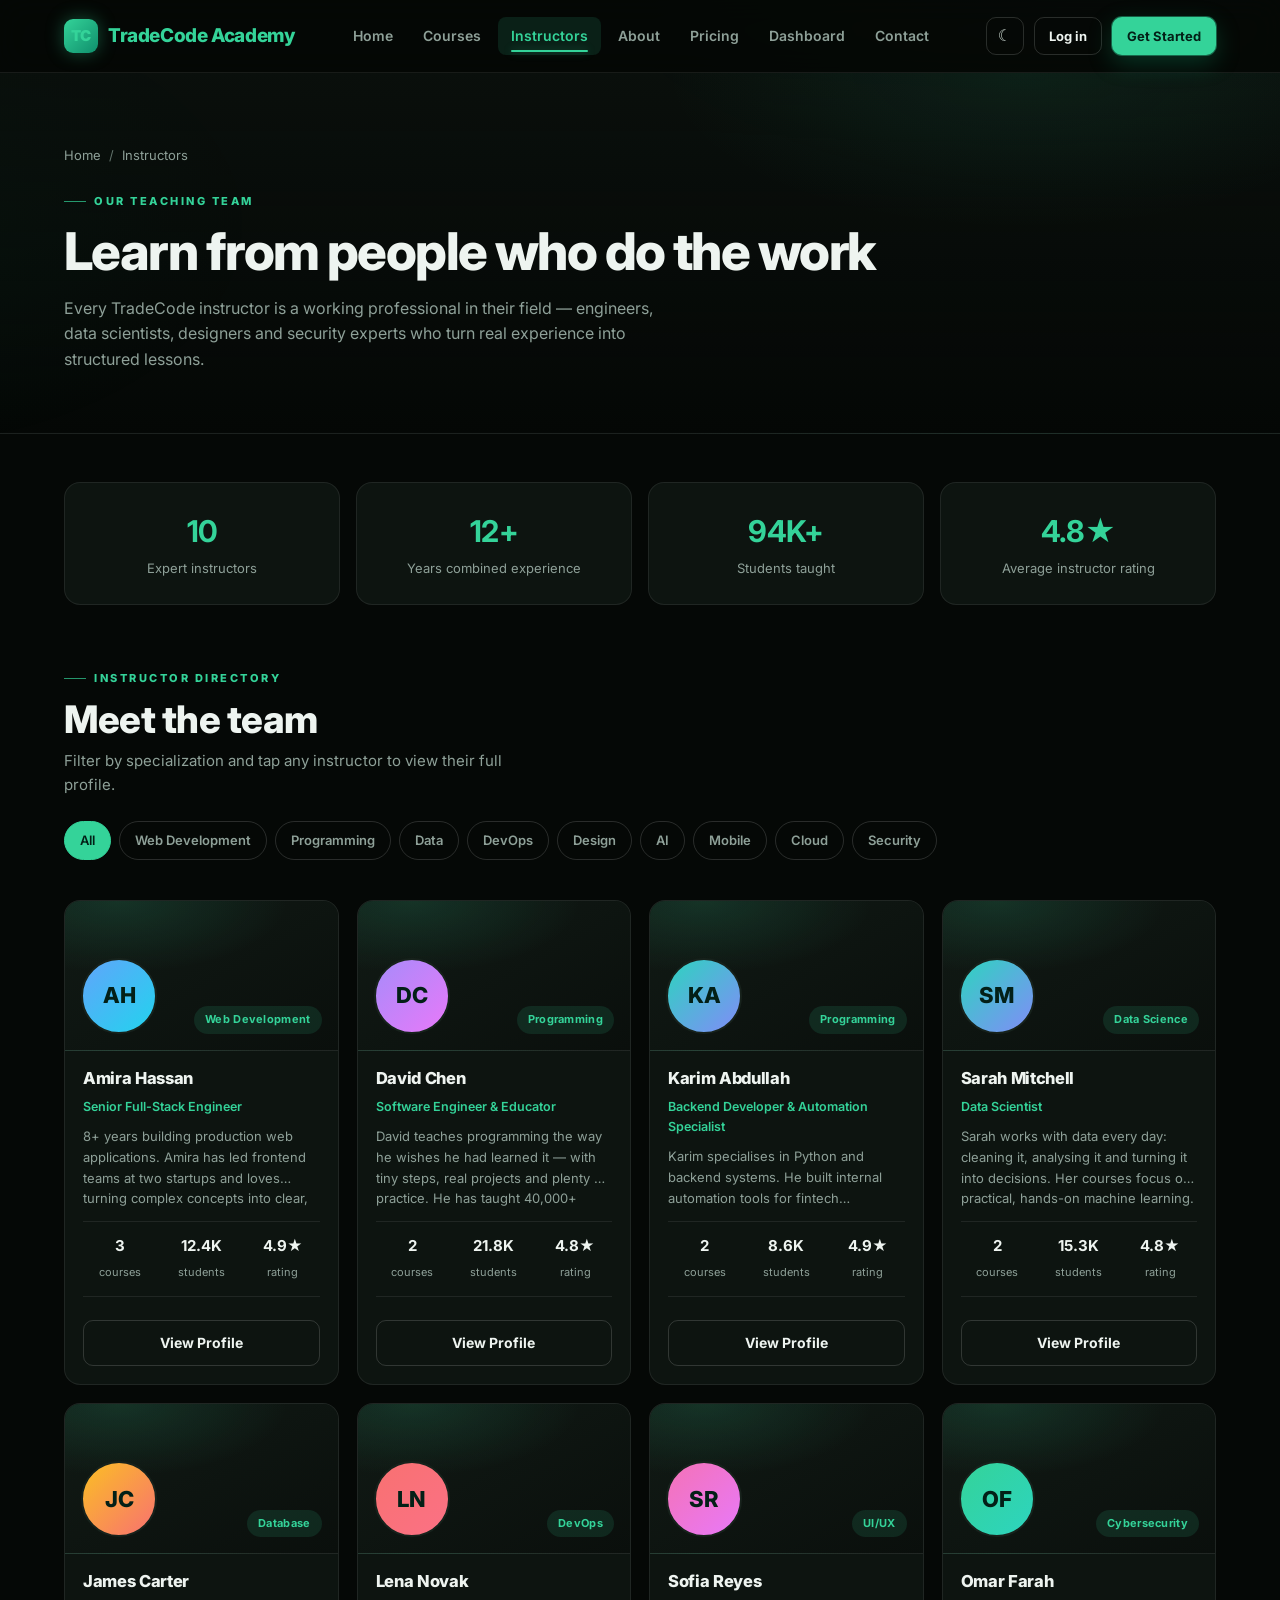
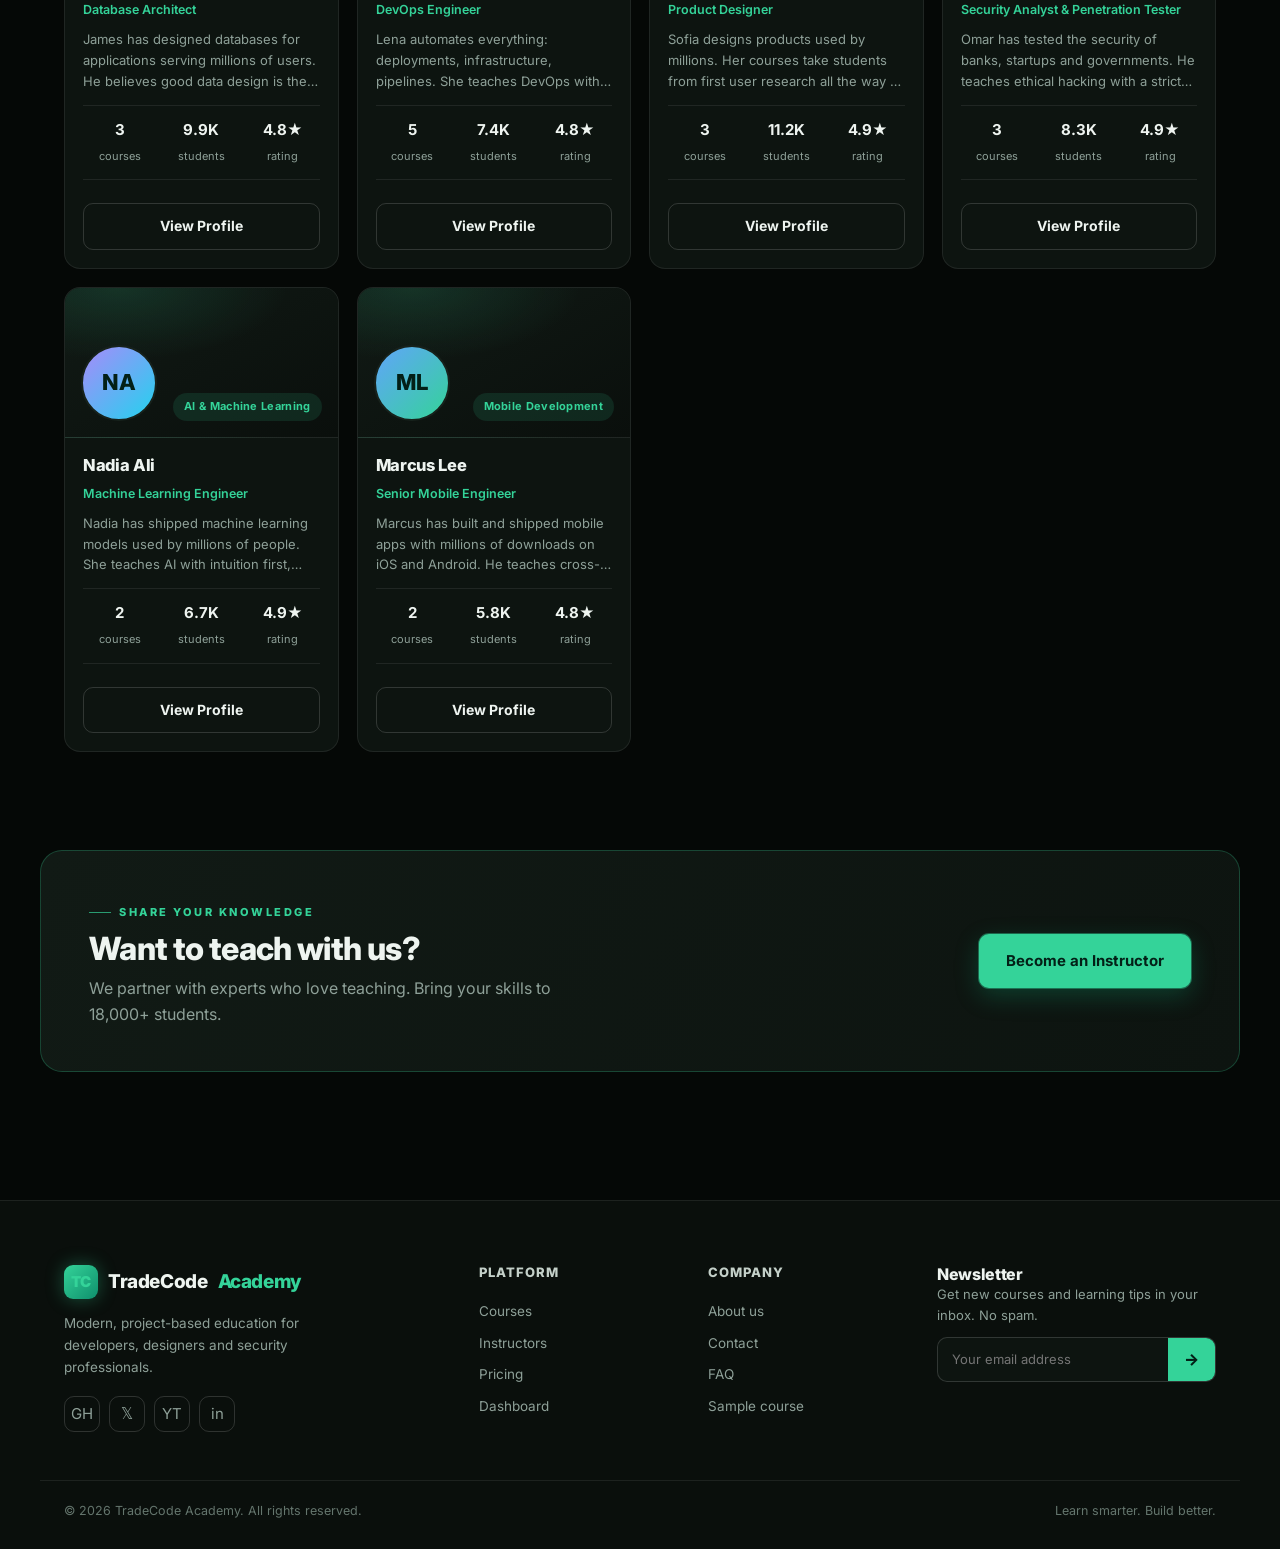
<file: pages/instructors.html>
<!DOCTYPE html>
<html lang="en">
<head>
  <meta charset="UTF-8">
  <meta name="viewport" content="width=device-width, initial-scale=1.0">
  <meta name="description" content="Meet the TradeCode Academy instructors — industry experts teaching web development, programming, data, DevOps and design.">
  <title>Instructors | TradeCode Academy</title>
  <link rel="icon" type="image/svg+xml" href="../assets/images/favicon.svg">
  <link rel="preconnect" href="https://fonts.googleapis.com">
  <link rel="preconnect" href="https://fonts.gstatic.com" crossorigin>
  <link href="https://fonts.googleapis.com/css2?family=Inter:wght@400;500;600;700;800;900&display=swap" rel="stylesheet">
  <link rel="stylesheet" href="../css/style.css">
  <link rel="stylesheet" href="../css/instructors.css">
</head>
<body data-page="instructors">

  <header class="navbar">
    <div class="nav-inner">
      <a href="../index.html" class="logo">
        <span class="logo-mark">TC</span>
        <span>TradeCode <em style="font-style:normal;color:var(--primary)">Academy</em></span>
      </a>
      <button class="icon-btn menu-toggle" aria-label="Open menu" aria-expanded="false">☰</button>
      <nav class="nav-links" aria-label="Main navigation">
        <a href="../index.html" data-nav="home">Home</a>
        <a href="courses.html" data-nav="courses">Courses</a>
        <a href="instructors.html" data-nav="instructors">Instructors</a>
        <a href="about.html" data-nav="about">About</a>
        <a href="pricing.html" data-nav="pricing">Pricing</a>
        <a href="dashboard.html" data-nav="dashboard">Dashboard</a>
        <a href="contact.html" data-nav="contact">Contact</a>
      </nav>
      <div class="nav-cta">
        <button class="icon-btn" id="themeBtn" aria-label="Toggle theme">☾</button>
        <button class="btn btn-outline btn-sm" data-modal="login">Log in</button>
        <button class="btn btn-primary btn-sm" data-modal="register">Get Started</button>
      </div>
    </div>
  </header>

  <main>
    <!-- ============ PAGE HERO ============ -->
    <section class="page-hero">
      <div class="container">
        <nav class="breadcrumbs" aria-label="Breadcrumb">
          <a href="../index.html">Home</a>
          <span class="sep">/</span>
          <span>Instructors</span>
        </nav>
        <span class="eyebrow">Our teaching team</span>
        <h1>Learn from people who do the work</h1>
        <p>Every TradeCode instructor is a working professional in their field — engineers, data scientists, designers and security experts who turn real experience into structured lessons.</p>
      </div>
    </section>

    <!-- ============ STATS ============ -->
    <section class="section inst-stats">
      <div class="container inst-stats-grid">
        <div class="inst-stat card"><b>10</b><span>Expert instructors</span></div>
        <div class="inst-stat card"><b>12+</b><span>Years combined experience</span></div>
        <div class="inst-stat card"><b>94K+</b><span>Students taught</span></div>
        <div class="inst-stat card"><b>4.8★</b><span>Average instructor rating</span></div>
      </div>
    </section>

    <!-- ============ DIRECTORY ============ -->
    <section class="section inst-directory">
      <div class="container">
        <div class="section-head">
          <div>
            <span class="eyebrow">Instructor directory</span>
            <h2>Meet the team</h2>
            <p>Filter by specialization and tap any instructor to view their full profile.</p>
          </div>
          <div class="filter-bar" id="instFilterBar" role="group" aria-label="Filter instructors by specialization">
            <button class="filter active" data-filter="All">All</button>
            <button class="filter" data-filter="Web Development">Web Development</button>
            <button class="filter" data-filter="Programming">Programming</button>
            <button class="filter" data-filter="Data">Data</button>
            <button class="filter" data-filter="DevOps">DevOps</button>
            <button class="filter" data-filter="Design">Design</button>
            <button class="filter" data-filter="AI">AI</button>
            <button class="filter" data-filter="Mobile">Mobile</button>
            <button class="filter" data-filter="Cloud">Cloud</button>
            <button class="filter" data-filter="Security">Security</button>
          </div>
        </div>
        <div class="instructor-grid" id="instructorGrid"></div>
      </div>
    </section>

    <!-- ============ CTA ============ -->
    <section class="section teach-cta">
      <div class="container teach-inner">
        <div>
          <span class="eyebrow">Share your knowledge</span>
          <h2>Want to teach with us?</h2>
          <p>We partner with experts who love teaching. Bring your skills to 18,000+ students.</p>
        </div>
        <a href="contact.html" class="btn btn-primary btn-large">Become an Instructor</a>
      </div>
    </section>
  </main>

  <footer class="footer">
    <div class="footer-grid">
      <div class="footer-brand">
        <a href="../index.html" class="logo"><span class="logo-mark">TC</span> TradeCode <span style="color:var(--primary)">Academy</span></a>
        <p>Modern, project-based education for developers, designers and security professionals.</p>
        <div class="socials">
          <a href="#" aria-label="GitHub">GH</a>
          <a href="#" aria-label="X / Twitter">𝕏</a>
          <a href="#" aria-label="YouTube">YT</a>
          <a href="#" aria-label="LinkedIn">in</a>
        </div>
      </div>
      <div class="footer-col">
        <h4>Platform</h4>
        <a href="courses.html">Courses</a>
        <a href="instructors.html">Instructors</a>
        <a href="pricing.html">Pricing</a>
        <a href="dashboard.html">Dashboard</a>
      </div>
      <div class="footer-col">
        <h4>Company</h4>
        <a href="about.html">About us</a>
        <a href="contact.html">Contact</a>
        <a href="contact.html#faq">FAQ</a>
        <a href="course-details.html?id=javascript-zero-to-advanced">Sample course</a>
      </div>
      <div class="footer-news">
        <h4>Newsletter</h4>
        <p>Get new courses and learning tips in your inbox. No spam.</p>
        <form class="news-form">
          <input type="email" placeholder="Your email address" required aria-label="Email address">
          <button type="submit" aria-label="Subscribe">→</button>
        </form>
      </div>
    </div>
    <div class="footer-bottom">
      <span>© <span class="js-year">2026</span> TradeCode Academy. All rights reserved.</span>
      <span>Learn smarter. Build better.</span>
    </div>
  </footer>

  <!-- Instructor profile modal -->
  <div class="modal" id="instructorModal" aria-hidden="true">
    <div class="modal-box modal-wide">
      <button class="modal-close" aria-label="Close">×</button>
      <div class="profile-modal" id="profileModalContent"></div>
    </div>
  </div>

  <!-- Auth modal (demo UI) -->
  <div class="modal" id="modal" aria-hidden="true">
    <div class="modal-box">
      <button class="modal-close" aria-label="Close">×</button>
      <div class="modal-logo">TC</div>
      <h2 id="modalTitle">Create your account</h2>
      <p id="modalText">Start your learning journey today.</p>
      <form id="authForm">
        <div class="field"><input type="text" id="nameField" placeholder="Full name" required></div>
        <div class="field"><input type="email" placeholder="Email address" required></div>
        <div class="field"><input type="password" placeholder="Password (min. 6 characters)" required minlength="6"></div>
        <button class="btn btn-primary btn-block" type="submit" id="authSubmit">Create Account</button>
      </form>
      <small class="demo-note">Demo UI — connect this form to your backend/auth service.</small>
    </div>
  </div>

  <div class="toast" id="toast" role="status"></div>

  <script src="../js/courses.js"></script>
  <script src="../js/main.js"></script>
  <script src="../js/navigation.js"></script>
  <script src="../js/instructors.js"></script>
</body>
</html>
</file>
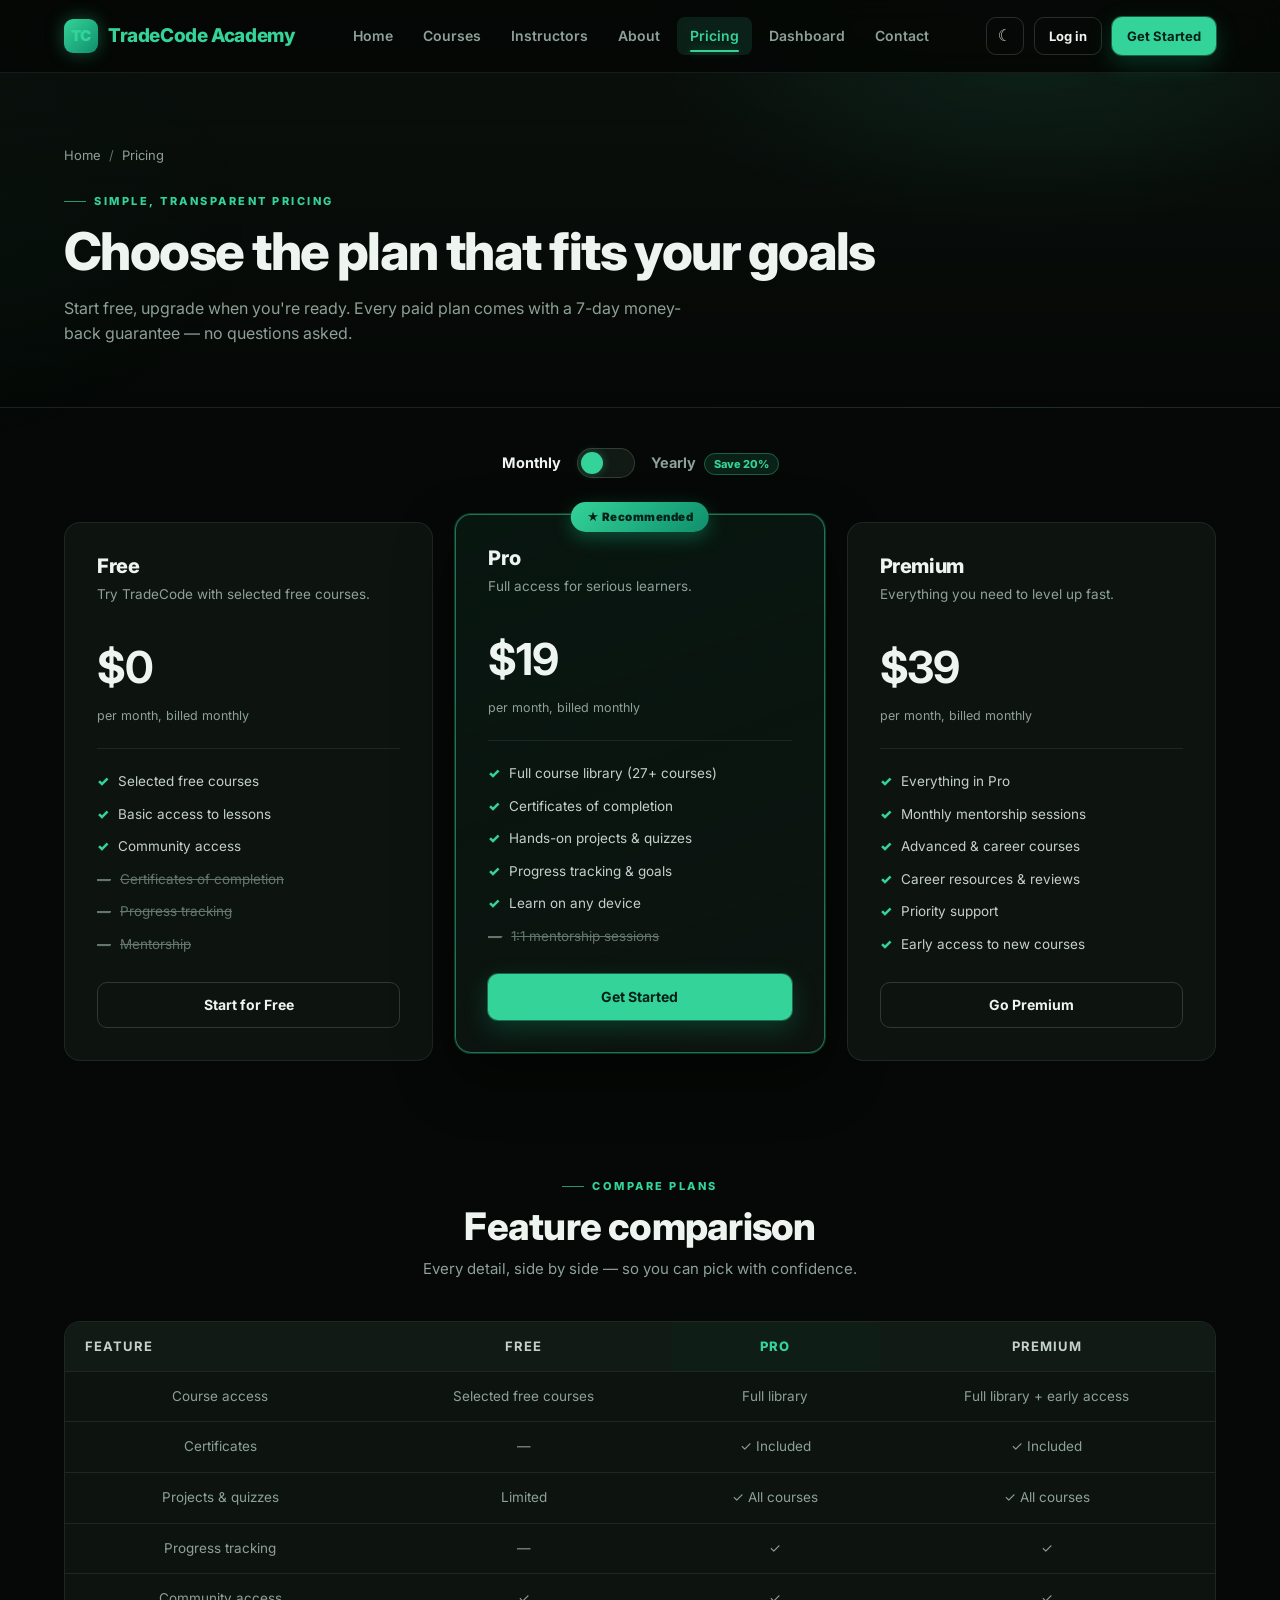
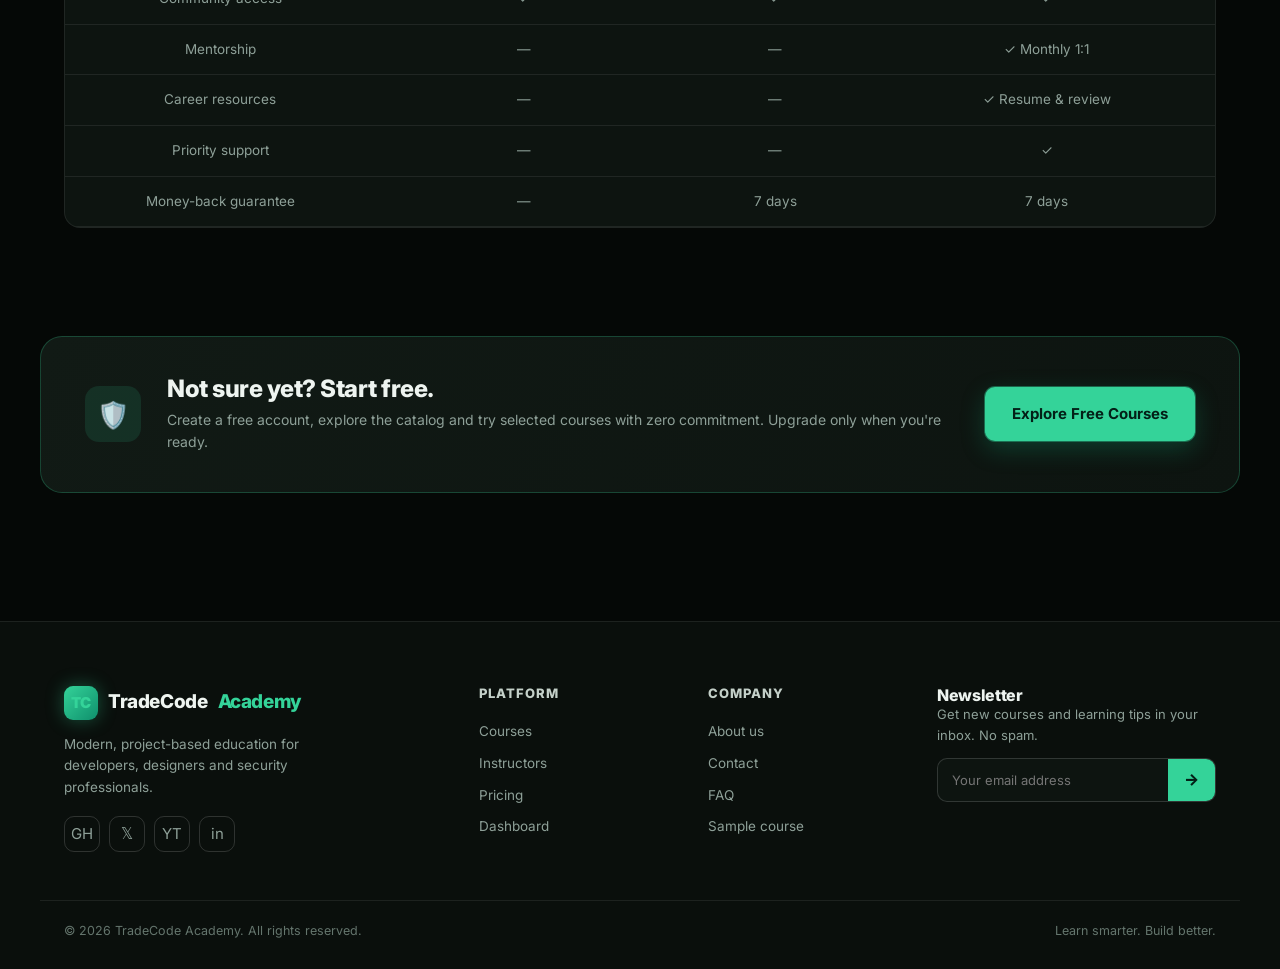
<file: pages/pricing.html>
<!DOCTYPE html>
<html lang="en">
<head>
  <meta charset="UTF-8">
  <meta name="viewport" content="width=device-width, initial-scale=1.0">
  <meta name="description" content="TradeCode Academy pricing — Free, Pro and Premium plans. Monthly or yearly billing, certificates, projects, mentorship and more.">
  <title>Pricing | TradeCode Academy</title>
  <link rel="icon" type="image/svg+xml" href="../assets/images/favicon.svg">
  <link rel="preconnect" href="https://fonts.googleapis.com">
  <link rel="preconnect" href="https://fonts.gstatic.com" crossorigin>
  <link href="https://fonts.googleapis.com/css2?family=Inter:wght@400;500;600;700;800;900&display=swap" rel="stylesheet">
  <link rel="stylesheet" href="../css/style.css">
  <link rel="stylesheet" href="../css/pricing.css">
</head>
<body data-page="pricing">

  <header class="navbar">
    <div class="nav-inner">
      <a href="../index.html" class="logo">
        <span class="logo-mark">TC</span>
        <span>TradeCode <em style="font-style:normal;color:var(--primary)">Academy</em></span>
      </a>
      <button class="icon-btn menu-toggle" aria-label="Open menu" aria-expanded="false">☰</button>
      <nav class="nav-links" aria-label="Main navigation">
        <a href="../index.html" data-nav="home">Home</a>
        <a href="courses.html" data-nav="courses">Courses</a>
        <a href="instructors.html" data-nav="instructors">Instructors</a>
        <a href="about.html" data-nav="about">About</a>
        <a href="pricing.html" data-nav="pricing">Pricing</a>
        <a href="dashboard.html" data-nav="dashboard">Dashboard</a>
        <a href="contact.html" data-nav="contact">Contact</a>
      </nav>
      <div class="nav-cta">
        <button class="icon-btn" id="themeBtn" aria-label="Toggle theme">☾</button>
        <button class="btn btn-outline btn-sm" data-modal="login">Log in</button>
        <button class="btn btn-primary btn-sm" data-modal="register">Get Started</button>
      </div>
    </div>
  </header>

  <main>
    <!-- ============ PAGE HERO ============ -->
    <section class="page-hero">
      <div class="container">
        <nav class="breadcrumbs" aria-label="Breadcrumb">
          <a href="../index.html">Home</a>
          <span class="sep">/</span>
          <span>Pricing</span>
        </nav>
        <span class="eyebrow">Simple, transparent pricing</span>
        <h1>Choose the plan that fits your goals</h1>
        <p>Start free, upgrade when you're ready. Every paid plan comes with a 7-day money-back guarantee — no questions asked.</p>
      </div>
    </section>

    <!-- ============ PLANS ============ -->
    <section class="section plans-section">
      <div class="container">
        <!-- Billing toggle -->
        <div class="billing-toggle">
          <span id="monthlyLabel" class="billing-label active">Monthly</span>
          <button class="toggle" id="billingToggle" role="switch" aria-checked="false" aria-label="Toggle yearly billing">
            <span class="toggle-knob"></span>
          </button>
          <span id="yearlyLabel" class="billing-label">Yearly <em class="save-badge">Save 20%</em></span>
        </div>

        <div class="plans-grid">
          <!-- Free -->
          <article class="plan-card card">
            <div class="plan-head">
              <h3>Free</h3>
              <p>Try TradeCode with selected free courses.</p>
            </div>
            <div class="plan-price">
              <b data-monthly="0" data-yearly="0">$0</b>
              <span data-period="monthly">forever</span>
            </div>
            <ul class="plan-features">
              <li class="yes">Selected free courses</li>
              <li class="yes">Basic access to lessons</li>
              <li class="yes">Community access</li>
              <li class="no">Certificates of completion</li>
              <li class="no">Progress tracking</li>
              <li class="no">Mentorship</li>
            </ul>
            <button class="btn btn-outline btn-block" data-modal="register">Start for Free</button>
          </article>

          <!-- Pro (recommended) -->
          <article class="plan-card card recommended">
            <span class="rec-badge">★ Recommended</span>
            <div class="plan-head">
              <h3>Pro</h3>
              <p>Full access for serious learners.</p>
            </div>
            <div class="plan-price">
              <b data-monthly="19" data-yearly="15">$19</b>
              <span data-period="monthly">per month, billed monthly</span>
            </div>
            <ul class="plan-features">
              <li class="yes">Full course library (27+ courses)</li>
              <li class="yes">Certificates of completion</li>
              <li class="yes">Hands-on projects & quizzes</li>
              <li class="yes">Progress tracking & goals</li>
              <li class="yes">Learn on any device</li>
              <li class="no">1:1 mentorship sessions</li>
            </ul>
            <button class="btn btn-primary btn-block" data-modal="register">Get Started</button>
          </article>

          <!-- Premium -->
          <article class="plan-card card">
            <div class="plan-head">
              <h3>Premium</h3>
              <p>Everything you need to level up fast.</p>
            </div>
            <div class="plan-price">
              <b data-monthly="39" data-yearly="31">$39</b>
              <span data-period="monthly">per month, billed monthly</span>
            </div>
            <ul class="plan-features">
              <li class="yes">Everything in Pro</li>
              <li class="yes">Monthly mentorship sessions</li>
              <li class="yes">Advanced & career courses</li>
              <li class="yes">Career resources & reviews</li>
              <li class="yes">Priority support</li>
              <li class="yes">Early access to new courses</li>
            </ul>
            <button class="btn btn-outline btn-block" data-modal="register">Go Premium</button>
          </article>
        </div>
      </div>
    </section>

    <!-- ============ COMPARISON ============ -->
    <section class="section compare-section">
      <div class="container">
        <div class="section-head center">
          <div>
            <span class="eyebrow">Compare plans</span>
            <h2>Feature comparison</h2>
            <p>Every detail, side by side — so you can pick with confidence.</p>
          </div>
        </div>
        <div class="compare-table-wrap card">
          <table class="compare-table">
            <thead>
              <tr>
                <th class="feature-col">Feature</th>
                <th>Free</th>
                <th class="rec-col">Pro</th>
                <th>Premium</th>
              </tr>
            </thead>
            <tbody>
              <tr><td>Course access</td><td>Selected free courses</td><td>Full library</td><td>Full library + early access</td></tr>
              <tr><td>Certificates</td><td>—</td><td>✓ Included</td><td>✓ Included</td></tr>
              <tr><td>Projects & quizzes</td><td>Limited</td><td>✓ All courses</td><td>✓ All courses</td></tr>
              <tr><td>Progress tracking</td><td>—</td><td>✓</td><td>✓</td></tr>
              <tr><td>Community access</td><td>✓</td><td>✓</td><td>✓</td></tr>
              <tr><td>Mentorship</td><td>—</td><td>—</td><td>✓ Monthly 1:1</td></tr>
              <tr><td>Career resources</td><td>—</td><td>—</td><td>✓ Resume & review</td></tr>
              <tr><td>Priority support</td><td>—</td><td>—</td><td>✓</td></tr>
              <tr><td>Money-back guarantee</td><td>—</td><td>7 days</td><td>7 days</td></tr>
            </tbody>
          </table>
        </div>
      </div>
    </section>

    <!-- ============ GUARANTEE ============ -->
    <section class="section guarantee">
      <div class="container guarantee-inner">
        <span class="g-ico">🛡️</span>
        <div>
          <h2>Not sure yet? Start free.</h2>
          <p>Create a free account, explore the catalog and try selected courses with zero commitment. Upgrade only when you're ready.</p>
        </div>
        <a href="courses.html" class="btn btn-primary btn-large">Explore Free Courses</a>
      </div>
    </section>
  </main>

  <footer class="footer">
    <div class="footer-grid">
      <div class="footer-brand">
        <a href="../index.html" class="logo"><span class="logo-mark">TC</span> TradeCode <span style="color:var(--primary)">Academy</span></a>
        <p>Modern, project-based education for developers, designers and security professionals.</p>
        <div class="socials">
          <a href="#" aria-label="GitHub">GH</a>
          <a href="#" aria-label="X / Twitter">𝕏</a>
          <a href="#" aria-label="YouTube">YT</a>
          <a href="#" aria-label="LinkedIn">in</a>
        </div>
      </div>
      <div class="footer-col">
        <h4>Platform</h4>
        <a href="courses.html">Courses</a>
        <a href="instructors.html">Instructors</a>
        <a href="pricing.html">Pricing</a>
        <a href="dashboard.html">Dashboard</a>
      </div>
      <div class="footer-col">
        <h4>Company</h4>
        <a href="about.html">About us</a>
        <a href="contact.html">Contact</a>
        <a href="contact.html#faq">FAQ</a>
        <a href="course-details.html?id=javascript-zero-to-advanced">Sample course</a>
      </div>
      <div class="footer-news">
        <h4>Newsletter</h4>
        <p>Get new courses and learning tips in your inbox. No spam.</p>
        <form class="news-form">
          <input type="email" placeholder="Your email address" required aria-label="Email address">
          <button type="submit" aria-label="Subscribe">→</button>
        </form>
      </div>
    </div>
    <div class="footer-bottom">
      <span>© <span class="js-year">2026</span> TradeCode Academy. All rights reserved.</span>
      <span>Learn smarter. Build better.</span>
    </div>
  </footer>

  <!-- Auth modal (demo UI) -->
  <div class="modal" id="modal" aria-hidden="true">
    <div class="modal-box">
      <button class="modal-close" aria-label="Close">×</button>
      <div class="modal-logo">TC</div>
      <h2 id="modalTitle">Create your account</h2>
      <p id="modalText">Start your learning journey today.</p>
      <form id="authForm">
        <div class="field"><input type="text" id="nameField" placeholder="Full name" required></div>
        <div class="field"><input type="email" placeholder="Email address" required></div>
        <div class="field"><input type="password" placeholder="Password (min. 6 characters)" required minlength="6"></div>
        <button class="btn btn-primary btn-block" type="submit" id="authSubmit">Create Account</button>
      </form>
      <small class="demo-note">Demo UI — connect this form to your backend/auth service.</small>
    </div>
  </div>

  <div class="toast" id="toast" role="status"></div>

  <script src="../js/courses.js"></script>
  <script src="../js/main.js"></script>
  <script src="../js/navigation.js"></script>
  <script src="../js/pricing.js"></script>
</body>
</html>
</file>
<file: css/style.css>
/* ============================================================
   TradeCode Academy — Design System (shared across all pages)
   Dark / premium / professional e-learning platform
   ============================================================ */

:root {
  /* Palette */
  --bg: #050806;
  --bg-soft: #0a0f0c;
  --surface: #0d1410;
  --surface-2: #111a15;
  --surface-3: #17221c;
  --border: rgba(255, 255, 255, 0.08);
  --border-strong: rgba(255, 255, 255, 0.15);
  --text: #eef4f0;
  --text-2: #c4d0c9;
  --muted: #8ea098;
  --muted-2: #64756d;
  --primary: #34d399;
  --primary-2: #10b981;
  --primary-dim: rgba(52, 211, 153, 0.12);
  --primary-glow: rgba(52, 211, 153, 0.35);
  --star: #f5c453;
  --danger: #f87171;

  /* Geometry */
  --radius: 16px;
  --radius-sm: 10px;
  --radius-lg: 22px;
  --shadow: 0 24px 60px rgba(0, 0, 0, 0.45);
  --shadow-sm: 0 10px 30px rgba(0, 0, 0, 0.35);
  --font: 'Inter', system-ui, -apple-system, 'Segoe UI', Roboto, sans-serif;
  --maxw: 1200px;
}

/* ---------- Base ---------- */
* { box-sizing: border-box; margin: 0; padding: 0; }
html { scroll-behavior: smooth; }
body {
  font-family: var(--font);
  background: var(--bg);
  color: var(--text);
  line-height: 1.6;
  -webkit-font-smoothing: antialiased;
  overflow-x: hidden;
}
body::before {
  content: '';
  position: fixed;
  inset: 0;
  z-index: -1;
  background:
    radial-gradient(900px 480px at 85% -10%, rgba(52, 211, 153, 0.07), transparent 60%),
    radial-gradient(700px 420px at -10% 25%, rgba(16, 185, 129, 0.05), transparent 55%);
  pointer-events: none;
}
a { text-decoration: none; color: inherit; }
img, svg { display: block; max-width: 100%; }
button { font: inherit; cursor: pointer; }
input, select, textarea { font: inherit; }
ul, ol { list-style: none; }
::selection { background: var(--primary-dim); color: var(--text); }

.container { max-width: var(--maxw); margin: 0 auto; padding: 0 24px; }
.eyebrow {
  font-size: 11px;
  letter-spacing: 2.5px;
  text-transform: uppercase;
  color: var(--primary);
  font-weight: 800;
  display: inline-flex;
  align-items: center;
  gap: 8px;
}
.eyebrow::before { content: ''; width: 22px; height: 1px; background: var(--primary); opacity: .7; }

/* ---------- Typography ---------- */
h1, h2, h3, h4 { line-height: 1.15; letter-spacing: -0.02em; font-weight: 800; }

/* ---------- Buttons ---------- */
.btn {
  display: inline-flex;
  align-items: center;
  justify-content: center;
  gap: 8px;
  border: 1px solid transparent;
  border-radius: var(--radius-sm);
  padding: 11px 20px;
  font-weight: 700;
  font-size: 14px;
  transition: all 0.2s ease;
  white-space: nowrap;
}
.btn-primary {
  background: var(--primary);
  color: #032017;
  box-shadow: 0 0 0 1px rgba(52, 211, 153, 0.4), 0 8px 24px rgba(16, 185, 129, 0.25);
}
.btn-primary:hover { background: #4adea0; transform: translateY(-1px); box-shadow: 0 0 0 1px rgba(52, 211, 153, 0.5), 0 12px 30px rgba(16, 185, 129, 0.35); }
.btn-outline { border-color: var(--border-strong); color: var(--text); background: transparent; }
.btn-outline:hover { border-color: var(--primary); color: var(--primary); background: var(--primary-dim); }
.btn-ghost { background: transparent; color: var(--text-2); }
.btn-ghost:hover { color: var(--primary); }
.btn-large { padding: 14px 26px; font-size: 15px; }
.btn-sm { padding: 8px 14px; font-size: 13px; }
.btn-block { width: 100%; }

/* ---------- Badges / tags ---------- */
.tag {
  display: inline-flex;
  align-items: center;
  gap: 6px;
  font-size: 11px;
  font-weight: 700;
  padding: 5px 11px;
  border-radius: 100px;
  background: var(--primary-dim);
  color: var(--primary);
  letter-spacing: .3px;
}
.tag-outline { background: transparent; border: 1px solid var(--border-strong); color: var(--text-2); }
.badge {
  display: inline-flex;
  align-items: center;
  gap: 5px;
  font-size: 11px;
  font-weight: 700;
  padding: 4px 10px;
  border-radius: 100px;
  border: 1px solid var(--border-strong);
  color: var(--text-2);
  background: var(--surface-2);
}
.badge.green { color: var(--primary); border-color: rgba(52, 211, 153, 0.35); background: var(--primary-dim); }
.badge.gold { color: var(--star); border-color: rgba(245, 196, 83, 0.35); background: rgba(245, 196, 83, 0.08); }

/* ---------- Section headers ---------- */
.section { padding: 88px 0; }
.section-head { display: flex; align-items: flex-end; justify-content: space-between; gap: 24px; margin-bottom: 40px; flex-wrap: wrap; }
.section-head h2 { font-size: clamp(28px, 4vw, 38px); margin-top: 10px; }
.section-head p { color: var(--muted); max-width: 460px; margin-top: 8px; font-size: 15px; }
.section-head.center { justify-content: center; text-align: center; }
.section-head.center p { margin-left: auto; margin-right: auto; }

/* ---------- Cards ---------- */
.card {
  background: var(--surface);
  border: 1px solid var(--border);
  border-radius: var(--radius);
  transition: all 0.25s ease;
}
.card:hover { transform: translateY(-4px); border-color: rgba(52, 211, 153, 0.35); box-shadow: var(--shadow); }

/* ---------- Navbar ---------- */
.navbar {
  position: sticky;
  top: 0;
  z-index: 40;
  border-bottom: 1px solid var(--border);
  background: rgba(5, 8, 6, 0.82);
  backdrop-filter: blur(14px);
  -webkit-backdrop-filter: blur(14px);
}
.nav-inner {
  max-width: var(--maxw);
  margin: 0 auto;
  height: 72px;
  padding: 0 24px;
  display: flex;
  align-items: center;
  justify-content: space-between;
  gap: 24px;
}
.logo { display: inline-flex; align-items: center; gap: 10px; font-weight: 800; font-size: 19px; letter-spacing: -0.02em; }
.logo-mark {
  width: 34px; height: 34px;
  display: grid; place-items: center;
  border-radius: 9px;
  background: linear-gradient(135deg, #34d399, #0f8f6c);
  color: #032017;
  font-weight: 900;
  font-size: 15px;
  box-shadow: 0 0 18px rgba(52, 211, 153, 0.35);
}
.logo span { color: var(--primary); }
.nav-links { display: flex; align-items: center; gap: 4px; }
.nav-links > a {
  position: relative;
  color: var(--muted);
  font-size: 14px;
  font-weight: 600;
  padding: 8px 13px;
  border-radius: 8px;
  transition: color 0.2s;
}
.nav-links > a:hover { color: var(--text); }
.nav-links > a.active { color: var(--primary); background: var(--primary-dim); }
.nav-links > a.active::after {
  content: '';
  position: absolute;
  left: 13px; right: 13px; bottom: 3px;
  height: 2px;
  border-radius: 2px;
  background: var(--primary);
  box-shadow: 0 0 8px var(--primary-glow);
}
.nav-cta { display: flex; align-items: center; gap: 10px; }
.icon-btn {
  display: grid; place-items: center;
  width: 38px; height: 38px;
  border-radius: 10px;
  border: 1px solid var(--border-strong);
  background: transparent;
  color: var(--text-2);
  font-size: 16px;
  transition: all 0.2s;
}
.icon-btn:hover { border-color: var(--primary); color: var(--primary); }
.menu-toggle { display: none; }

/* ---------- Page hero (inner pages) ---------- */
.page-hero {
  padding: 72px 0 60px;
  border-bottom: 1px solid var(--border);
  background:
    radial-gradient(600px 260px at 80% 0%, rgba(52, 211, 153, 0.08), transparent 60%),
    linear-gradient(180deg, rgba(13, 20, 16, 0.6), transparent);
}
.breadcrumbs { display: flex; align-items: center; gap: 8px; font-size: 13px; color: var(--muted); margin-bottom: 18px; }
.breadcrumbs a:hover { color: var(--primary); }
.breadcrumbs .sep { color: var(--muted-2); }
.page-hero h1 { font-size: clamp(34px, 5vw, 52px); letter-spacing: -0.03em; margin: 12px 0 14px; }
.page-hero p { color: var(--muted); max-width: 620px; font-size: 16px; }

/* ---------- Footer ---------- */
.footer { border-top: 1px solid var(--border); background: var(--bg-soft); padding: 64px 0 28px; margin-top: 40px; }
.footer-grid {
  max-width: var(--maxw);
  margin: 0 auto;
  padding: 0 24px;
  display: grid;
  grid-template-columns: 2fr 1fr 1fr 1.4fr;
  gap: 44px;
}
.footer-brand p { color: var(--muted); font-size: 13.5px; margin: 14px 0 18px; max-width: 300px; }
.socials { display: flex; gap: 9px; }
.socials a {
  width: 36px; height: 36px;
  display: grid; place-items: center;
  border-radius: 10px;
  border: 1px solid var(--border-strong);
  color: var(--muted);
  font-size: 15px;
  transition: all 0.2s;
}
.socials a:hover { color: var(--primary); border-color: var(--primary); transform: translateY(-2px); }
.footer-col h4 { font-size: 13px; letter-spacing: 1px; text-transform: uppercase; color: var(--text-2); margin-bottom: 16px; }
.footer-col a { display: block; color: var(--muted); font-size: 13.5px; padding: 5px 0; transition: color 0.2s; }
.footer-col a:hover { color: var(--primary); }
.footer-news p { color: var(--muted); font-size: 13px; margin-bottom: 12px; }
.news-form { display: flex; border: 1px solid var(--border-strong); border-radius: var(--radius-sm); overflow: hidden; background: var(--surface); }
.news-form input {
  flex: 1;
  min-width: 0;
  background: transparent;
  border: 0;
  padding: 11px 14px;
  color: var(--text);
  outline: none;
  font-size: 13px;
}
.news-form button { border: 0; background: var(--primary); color: #032017; font-weight: 800; padding: 0 16px; transition: background 0.2s; }
.news-form button:hover { background: #4adea0; }
.footer-bottom {
  max-width: var(--maxw);
  margin: 48px auto 0;
  padding: 20px 24px 0;
  border-top: 1px solid var(--border);
  display: flex;
  justify-content: space-between;
  gap: 12px;
  flex-wrap: wrap;
  font-size: 12.5px;
  color: var(--muted-2);
}

/* ---------- Toast ---------- */
.toast {
  position: fixed;
  right: 22px;
  bottom: 22px;
  z-index: 100;
  background: var(--primary);
  color: #032017;
  font-weight: 700;
  font-size: 13.5px;
  padding: 13px 18px;
  border-radius: var(--radius-sm);
  box-shadow: 0 12px 32px rgba(16, 185, 129, 0.35);
  transform: translateY(90px);
  opacity: 0;
  transition: all 0.3s ease;
  max-width: 320px;
}
.toast.show { transform: translateY(0); opacity: 1; }

/* ---------- Modal (auth) ---------- */
.modal {
  position: fixed;
  inset: 0;
  z-index: 90;
  background: rgba(0, 0, 0, 0.72);
  backdrop-filter: blur(6px);
  display: none;
  align-items: center;
  justify-content: center;
  padding: 20px;
}
.modal.show { display: flex; }
.modal-box {
  position: relative;
  width: min(430px, 100%);
  background: var(--surface);
  border: 1px solid var(--border-strong);
  border-radius: var(--radius-lg);
  padding: 36px;
  box-shadow: var(--shadow);
}
.modal-close {
  position: absolute;
  right: 16px; top: 12px;
  background: none; border: 0;
  color: var(--muted);
  font-size: 26px;
  line-height: 1;
}
.modal-close:hover { color: var(--text); }
.modal-logo { width: 44px; height: 44px; border-radius: 12px; background: linear-gradient(135deg, #34d399, #0f8f6c); display: grid; place-items: center; font-weight: 900; color: #032017; font-size: 18px; margin-bottom: 18px; }
.modal-box h2 { font-size: 24px; }
.modal-box > p { color: var(--muted); font-size: 13.5px; margin: 6px 0 22px; }
.modal-box form { display: grid; gap: 12px; }
.field input, .field select, .field textarea {
  width: 100%;
  background: var(--bg-soft);
  border: 1px solid var(--border-strong);
  border-radius: var(--radius-sm);
  padding: 12px 14px;
  color: var(--text);
  outline: none;
  font-size: 14px;
  transition: border-color 0.2s;
}
.field input:focus, .field select:focus, .field textarea:focus { border-color: var(--primary); box-shadow: 0 0 0 3px var(--primary-dim); }
.field label { display: block; font-size: 12.5px; font-weight: 700; color: var(--text-2); margin-bottom: 6px; }
.demo-note { display: block; color: var(--muted-2); margin-top: 14px; font-size: 11px; text-align: center; }

/* ---------- Scroll reveal ---------- */
.reveal { opacity: 0; transform: translateY(18px); transition: opacity 0.6s ease, transform 0.6s ease; }
.reveal.in { opacity: 1; transform: none; }

/* ---------- Course cards (home + catalog) ---------- */
.course-card { overflow: hidden; display: flex; flex-direction: column; }
.course-cover {
  position: relative;
  display: block;
  height: 168px;
  background-size: cover;
  background-position: center;
  overflow: hidden;
}
.course-cover::after {
  content: '';
  position: absolute;
  inset: 0;
  background: linear-gradient(180deg, transparent 55%, rgba(5, 8, 6, 0.55));
  pointer-events: none;
}
.cover-web { background-image: url('../assets/images/cover-web.svg'); }
.cover-programming { background-image: url('../assets/images/cover-programming.svg'); }
.cover-data { background-image: url('../assets/images/cover-data.svg'); }
.cover-database { background-image: url('../assets/images/cover-database.svg'); }
.cover-devops { background-image: url('../assets/images/cover-devops.svg'); }
.cover-uiux { background-image: url('../assets/images/cover-uiux.svg'); }
.cover-security { background-image: url('../assets/images/cover-security.svg'); }
.cover-ai { background-image: url('../assets/images/cover-ai.svg'); }
.cover-mobile { background-image: url('../assets/images/cover-mobile.svg'); }
.cover-cloud { background-image: url('../assets/images/cover-cloud.svg'); }
.course-cat { position: absolute; top: 12px; left: 12px; z-index: 1; }
.course-level {
  position: absolute;
  bottom: 12px;
  right: 12px;
  z-index: 1;
  font-size: 11px;
  font-weight: 700;
  color: var(--text-2);
  background: rgba(5, 8, 6, 0.72);
  border: 1px solid var(--border-strong);
  padding: 4px 10px;
  border-radius: 100px;
  backdrop-filter: blur(4px);
}
.course-body { padding: 18px; display: flex; flex-direction: column; gap: 10px; flex: 1; }
.course-title { font-size: 16.5px; line-height: 1.3; }
.course-title a:hover { color: var(--primary); }
.course-desc { color: var(--muted); font-size: 13px; }
.course-instructor { display: flex; align-items: center; gap: 9px; font-size: 12.5px; color: var(--text-2); }
.course-meta {
  display: flex;
  justify-content: space-between;
  align-items: center;
  gap: 10px;
  font-size: 12px;
  color: var(--muted);
  border-top: 1px solid var(--border);
  padding-top: 12px;
}
.course-rating { display: inline-flex; align-items: center; gap: 7px; }
.course-rating em { font-style: normal; color: var(--muted-2); }
.course-students { white-space: nowrap; }
.rating-stars { color: var(--star); letter-spacing: 1px; font-size: 11.5px; }
.course-foot {
  display: flex;
  align-items: center;
  justify-content: space-between;
  gap: 10px;
  margin-top: auto;
  padding-top: 2px;
}
.course-price { font-size: 18px; font-weight: 800; color: var(--text); }
.price-old { font-size: 12px; color: var(--muted-2); text-decoration: line-through; font-weight: 600; margin-right: 6px; }

/* ---------- Avatars ---------- */
.avatar {
  display: grid;
  place-items: center;
  border-radius: 50%;
  font-weight: 800;
  color: #032017;
  flex-shrink: 0;
  border: 2px solid var(--surface-3);
}
.avatar-sm { width: 30px; height: 30px; font-size: 11px; }
.avatar-md { width: 44px; height: 44px; font-size: 14px; }
.avatar-lg { width: 76px; height: 76px; font-size: 22px; }
.av-web { background: linear-gradient(135deg, #60a5fa, #22d3ee); }
.av-programming { background: linear-gradient(135deg, #a78bfa, #e879f9); }
.av-data { background: linear-gradient(135deg, #2dd4bf, #818cf8); }
.av-database { background: linear-gradient(135deg, #fbbf24, #f87171); }
.av-devops { background: linear-gradient(135deg, #f87171, #fb7185); }
.av-uiux { background: linear-gradient(135deg, #f472b6, #e879f9); }
.av-security { background: linear-gradient(135deg, #34d399, #2dd4bf); }
.av-ai { background: linear-gradient(135deg, #a78bfa, #22d3ee); }
.av-mobile { background: linear-gradient(135deg, #60a5fa, #34d399); }
.av-cloud { background: linear-gradient(135deg, #38bdf8, #818cf8); }

/* ============================================================
   Light theme
   ============================================================ */
body.light {
  --bg: #f4f7f5;
  --bg-soft: #e9efeb;
  --surface: #ffffff;
  --surface-2: #f1f6f2;
  --surface-3: #e7efe9;
  --border: rgba(10, 35, 22, 0.1);
  --border-strong: rgba(10, 35, 22, 0.18);
  --text: #0f1d16;
  --text-2: #2c4438;
  --muted: #5c6f65;
  --muted-2: #8a9b91;
  --primary-dim: rgba(16, 185, 129, 0.12);
  --shadow: 0 24px 60px rgba(20, 60, 40, 0.12);
  --shadow-sm: 0 10px 30px rgba(20, 60, 40, 0.1);
}
body.light .navbar { background: rgba(244, 247, 245, 0.85); }
body.light .page-hero { background: radial-gradient(600px 260px at 80% 0%, rgba(16, 185, 129, 0.1), transparent 60%); }
body.light .footer { background: #e9efeb; }

/* ============================================================
   Responsive (shared)
   ============================================================ */
@media (max-width: 1024px) {
  .footer-grid { grid-template-columns: 1fr 1fr; }
}
@media (max-width: 900px) {
  .menu-toggle { display: grid; }
  .nav-links {
    display: none;
    position: absolute;
    top: 72px;
    left: 0; right: 0;
    background: var(--bg-soft);
    border-bottom: 1px solid var(--border);
    padding: 16px 24px 22px;
    flex-direction: column;
    align-items: stretch;
    gap: 4px;
    box-shadow: var(--shadow-sm);
  }
  .nav-links.open { display: flex; }
  .nav-links > a { padding: 12px 14px; font-size: 15px; }
  .nav-links > a.active::after { display: none; }
  .nav-cta .btn-outline { display: none; }
}
@media (max-width: 640px) {
  .section { padding: 64px 0; }
  .page-hero { padding: 52px 0 44px; }
  .footer-grid { grid-template-columns: 1fr; gap: 32px; }
  .footer-bottom { flex-direction: column; text-align: center; }
  .nav-inner { padding: 0 18px; }
  .container { padding: 0 18px; }
}
@media (prefers-reduced-motion: reduce) {
  * { transition: none !important; animation: none !important; scroll-behavior: auto !important; }
}
</file>
<file: css/home.css>
/* ============================================================
   TradeCode Academy — Home page styles
   ============================================================ */

/* ---------- Hero ---------- */
.hero {
  max-width: var(--maxw);
  margin: 0 auto;
  padding: 84px 24px 72px;
  display: grid;
  grid-template-columns: 1.12fr 0.88fr;
  gap: 56px;
  align-items: center;
}
.hero h1 {
  font-size: clamp(42px, 6vw, 66px);
  line-height: 1.04;
  letter-spacing: -0.035em;
  margin: 18px 0 18px;
}
.hero h1 span { color: var(--primary); }
.hero-content > p { color: var(--muted); font-size: 16.5px; max-width: 560px; }

.hero-search {
  display: flex;
  gap: 10px;
  margin: 30px 0 22px;
  max-width: 560px;
}
.hero-search input {
  flex: 1;
  min-width: 0;
  background: var(--surface);
  border: 1px solid var(--border-strong);
  border-radius: var(--radius-sm);
  padding: 13px 16px;
  color: var(--text);
  font-size: 14.5px;
  outline: none;
  transition: border-color 0.2s, box-shadow 0.2s;
}
.hero-search input:focus { border-color: var(--primary); box-shadow: 0 0 0 3px var(--primary-dim); }
.hero-search input::placeholder { color: var(--muted-2); }

.hero-actions { display: flex; gap: 10px; flex-wrap: wrap; margin-bottom: 40px; }

.hero-stats {
  display: flex;
  gap: 44px;
  border-top: 1px solid var(--border);
  padding-top: 26px;
  flex-wrap: wrap;
}
.hero-stats div { display: flex; flex-direction: column; }
.hero-stats b { font-size: 25px; letter-spacing: -0.02em; }
.hero-stats span { color: var(--muted); font-size: 12.5px; margin-top: 2px; }

/* Hero visual */
.hero-visual { position: relative; }
.hero-card {
  background: linear-gradient(150deg, var(--surface-2), var(--surface));
  border: 1px solid var(--border-strong);
  border-radius: var(--radius-lg);
  padding: 26px;
  box-shadow: var(--shadow);
  transform: rotate(0.8deg);
}
.hero-card-head {
  display: flex;
  justify-content: space-between;
  align-items: center;
  font-size: 13px;
  color: var(--text-2);
  font-weight: 600;
}
.hero-card-head .up { color: var(--primary); font-size: 12px; }
.hero-bars {
  height: 220px;
  display: flex;
  align-items: flex-end;
  gap: 12px;
  padding: 26px 4px 10px;
  border-bottom: 1px solid var(--border);
}
.hero-bars .bar {
  flex: 1;
  border-radius: 6px 6px 2px 2px;
  background: var(--surface-3);
  transition: height 0.8s ease;
}
.hero-bars .bar.active { background: linear-gradient(180deg, #4adea0, #0f8f6c); box-shadow: 0 0 18px rgba(52, 211, 153, 0.35); }
.hero-card-foot { display: flex; justify-content: space-between; font-size: 11px; color: var(--muted-2); padding: 9px 4px 0; }
.hero-mini {
  display: flex;
  align-items: center;
  gap: 12px;
  margin-top: 20px;
  background: rgba(255, 255, 255, 0.03);
  border: 1px solid var(--border);
  padding: 12px 14px;
  border-radius: 12px;
}
.hero-mini div { flex: 1; min-width: 0; }
.hero-mini b { display: block; font-size: 13px; white-space: nowrap; overflow: hidden; text-overflow: ellipsis; }
.hero-mini small { display: block; color: var(--muted); font-size: 11px; }
.hero-mini strong { color: var(--primary); font-size: 13px; }
.hero-float-card {
  position: absolute;
  right: -14px;
  bottom: -18px;
  display: flex;
  align-items: center;
  gap: 11px;
  background: var(--surface-2);
  border: 1px solid var(--border-strong);
  border-radius: 14px;
  padding: 12px 16px;
  box-shadow: var(--shadow-sm);
  animation: floaty 5s ease-in-out infinite;
}
.hero-float-card .float-ico {
  width: 38px; height: 38px;
  display: grid; place-items: center;
  border-radius: 10px;
  background: var(--primary-dim);
  font-size: 18px;
}
.hero-float-card b { display: block; font-size: 12.5px; }
.hero-float-card small { color: var(--muted); font-size: 11px; }
@keyframes floaty {
  0%, 100% { transform: translateY(0); }
  50% { transform: translateY(-8px); }
}

/* ---------- Sections ---------- */
.section-alt { background: linear-gradient(180deg, var(--bg-soft), var(--bg)); border-top: 1px solid var(--border); border-bottom: 1px solid var(--border); }

/* ---------- Categories ---------- */
.category-grid { display: grid; grid-template-columns: repeat(4, 1fr); gap: 16px; }
.category-card { padding: 22px; display: flex; flex-direction: column; }
.category-card .cat-icon { font-size: 26px; margin-bottom: 26px; }
.category-card h3 { font-size: 17px; }
.category-card p { color: var(--muted); font-size: 13px; margin: 7px 0 16px; flex: 1; }
.cat-count { font-size: 12px; color: var(--muted-2); }
.cat-link { color: var(--primary); font-size: 13px; font-weight: 700; margin-top: 6px; }

/* ---------- Why us ---------- */
.why-section { padding-top: 76px; }
.why-grid { display: grid; grid-template-columns: repeat(3, 1fr); gap: 18px; }
.why-card { padding: 26px; }
.why-icon {
  width: 46px; height: 46px;
  display: grid; place-items: center;
  border-radius: 12px;
  background: var(--primary-dim);
  font-size: 21px;
  margin-bottom: 18px;
}
.why-card h3 { font-size: 16.5px; margin-bottom: 8px; }
.why-card p { color: var(--muted); font-size: 13.5px; }

/* ---------- Course grids ---------- */
.course-grid { display: grid; grid-template-columns: repeat(4, 1fr); gap: 18px; }

/* ---------- CTA ---------- */
.cta-band { padding: 30px 0 90px; }
.cta-inner {
  display: flex;
  align-items: center;
  justify-content: space-between;
  gap: 30px;
  flex-wrap: wrap;
  border: 1px solid rgba(52, 211, 153, 0.25);
  border-radius: var(--radius-lg);
  background:
    radial-gradient(500px 220px at 85% 0%, rgba(52, 211, 153, 0.12), transparent 60%),
    linear-gradient(120deg, var(--surface-2), var(--surface));
  padding: 46px 48px;
}
.cta-inner h2 { font-size: clamp(26px, 3.6vw, 34px); margin: 10px 0 8px; }
.cta-inner p { color: var(--muted); }
.cta-actions { display: flex; gap: 12px; flex-wrap: wrap; }

/* ---------- Responsive ---------- */
@media (max-width: 1024px) {
  .hero { grid-template-columns: 1fr; gap: 48px; }
  .hero-visual { max-width: 560px; }
  .course-grid { grid-template-columns: repeat(2, 1fr); }
  .category-grid { grid-template-columns: repeat(2, 1fr); }
  .why-grid { grid-template-columns: repeat(2, 1fr); }
}
@media (max-width: 640px) {
  .hero { padding: 56px 18px 48px; }
  .hero h1 { font-size: 40px; }
  .hero-search { flex-direction: column; }
  .hero-search .btn { width: 100%; }
  .hero-stats { gap: 26px; }
  .hero-float-card { display: none; }
  .course-grid, .category-grid, .why-grid { grid-template-columns: 1fr; }
  .cta-inner { padding: 30px 22px; }
  .cta-band { padding-bottom: 56px; }
}
</file>
<file: css/about.css>
/* ============================================================
   TradeCode Academy — About page styles
   ============================================================ */

/* ---------- Mission / Vision ---------- */
.mv-section { padding-top: 56px; }
.mv-grid { display: grid; grid-template-columns: 1fr 1fr; gap: 22px; }
.mv-card { padding: 34px; }
.mv-icon {
  width: 52px; height: 52px;
  display: grid; place-items: center;
  border-radius: 14px;
  background: var(--primary-dim);
  font-size: 24px;
  margin-bottom: 20px;
}
.mv-card h2 { font-size: 24px; margin-bottom: 12px; }
.mv-card p { color: var(--muted); font-size: 14.5px; }

/* ---------- Story ---------- */
.story-section { background: linear-gradient(180deg, var(--bg-soft), var(--bg)); border-top: 1px solid var(--border); border-bottom: 1px solid var(--border); }
.story-grid { display: grid; grid-template-columns: 0.9fr 1.1fr; gap: 60px; align-items: center; }
.story-window { border: 1px solid var(--border-strong); border-radius: var(--radius); overflow: hidden; box-shadow: var(--shadow); background: var(--bg-soft); }
.window-bar { height: 40px; display: flex; align-items: center; gap: 7px; padding: 0 15px; border-bottom: 1px solid var(--border); }
.window-bar i { width: 9px; height: 9px; border-radius: 50%; background: var(--surface-3); }
.window-bar i:first-child { background: #f87171; }
.window-bar span { margin-left: 9px; font-size: 11px; color: var(--muted); }
.window-body { padding: 26px 30px; font-family: Consolas, monospace; font-size: 14px; line-height: 1.9; min-height: 260px; }
.code-kw { color: #c084fc; }
.code-tc { color: var(--primary); }
.code-fn { color: #60a5fa; }
.code-str { color: #fbbf24; }
.story-copy h2 { font-size: clamp(26px, 3.6vw, 34px); margin: 12px 0 16px; }
.story-copy > p { color: var(--muted); font-size: 15px; margin-bottom: 14px; }
.story-copy strong { color: var(--text); }
.story-points { display: grid; gap: 12px; margin-top: 22px; }
.story-points li { display: flex; gap: 11px; align-items: flex-start; font-size: 14px; color: var(--text-2); }
.story-points span {
  flex-shrink: 0;
  width: 21px; height: 21px;
  display: grid; place-items: center;
  border-radius: 50%;
  background: var(--primary-dim);
  color: var(--primary);
  font-size: 11px;
  font-weight: 900;
  margin-top: 2px;
}

/* ---------- Stats ---------- */
.stats-band { padding-top: 60px; }
.stats-grid {
  display: grid;
  grid-template-columns: repeat(4, 1fr);
  gap: 18px;
  border: 1px solid var(--border);
  border-radius: var(--radius-lg);
  background: linear-gradient(120deg, var(--surface-2), var(--surface));
  padding: 44px 30px;
  text-align: center;
}
.stat-cell b { display: block; font-size: 42px; letter-spacing: -0.03em; color: var(--primary); }
.stat-cell span { color: var(--muted); font-size: 13px; }
.demo-stats-note { text-align: center; color: var(--muted-2); font-size: 11.5px; margin-top: 14px; }

/* ---------- Methodology ---------- */
.phil-section { padding-top: 70px; }
.method-grid { display: grid; grid-template-columns: repeat(5, 1fr); gap: 16px; }
.method-step { padding: 24px; position: relative; }
.method-num {
  font-size: 13px;
  font-weight: 900;
  color: var(--primary);
  letter-spacing: 2px;
  display: block;
  margin-bottom: 26px;
}
.method-step h3 { font-size: 17px; margin-bottom: 8px; }
.method-step p { color: var(--muted); font-size: 13px; }

/* ---------- Practical ---------- */
.practical-section { background: linear-gradient(180deg, var(--bg-soft), var(--bg)); border-top: 1px solid var(--border); border-bottom: 1px solid var(--border); }
.practical-grid { display: grid; grid-template-columns: 1fr 0.9fr; gap: 60px; align-items: center; }
.practical-copy h2 { font-size: clamp(26px, 3.6vw, 34px); margin: 12px 0 14px; }
.practical-copy > p { color: var(--muted); font-size: 15px; margin-bottom: 22px; }
.benefit-list { display: grid; gap: 14px; }
.benefit-list li { border-left: 2px solid var(--primary); padding-left: 16px; }
.benefit-list b { display: block; font-size: 14.5px; }
.benefit-list span { color: var(--muted); font-size: 13px; }
.practical-card { padding: 26px; }
.practical-row { display: flex; align-items: center; gap: 13px; padding: 14px 0; border-bottom: 1px solid var(--border); flex-wrap: wrap; }
.practical-row .p-ico { font-size: 22px; }
.practical-row div:nth-child(2) { flex: 1; min-width: 180px; }
.practical-row b { display: block; font-size: 13.5px; }
.practical-row span { color: var(--muted); font-size: 12px; }
.p-bar { width: 100%; height: 8px; background: var(--surface-3); border-radius: 8px; overflow: hidden; margin-top: 10px; }
.p-bar span { display: block; height: 100%; background: linear-gradient(90deg, #34d399, #0f8f6c); border-radius: 8px; }
.practical-note { color: var(--muted-2); font-size: 11.5px; margin-top: 16px; }

/* ---------- Community ---------- */
.community-inner { display: grid; grid-template-columns: 1fr 1fr; gap: 60px; align-items: center; }
.community-copy h2 { font-size: clamp(26px, 3.6vw, 34px); margin: 12px 0 14px; }
.community-copy p { color: var(--muted); font-size: 15px; }
.community-cards { display: grid; gap: 14px; }
.comm-card { display: flex; align-items: center; gap: 16px; padding: 20px; }
.comm-card span {
  width: 46px; height: 46px;
  display: grid; place-items: center;
  border-radius: 12px;
  background: var(--primary-dim);
  font-size: 20px;
  flex-shrink: 0;
}
.comm-card b { display: block; font-size: 14.5px; }
.comm-card small { color: var(--muted); font-size: 12.5px; }

/* ---------- CTA ---------- */
.cta-band { padding-top: 20px; }
.cta-inner {
  display: flex;
  align-items: center;
  justify-content: space-between;
  gap: 30px;
  flex-wrap: wrap;
  border: 1px solid rgba(52, 211, 153, 0.25);
  border-radius: var(--radius-lg);
  background: linear-gradient(120deg, var(--surface-2), var(--surface));
  padding: 46px 48px;
}
.cta-inner h2 { font-size: clamp(26px, 3.6vw, 34px); margin: 10px 0 8px; }
.cta-inner p { color: var(--muted); }
.cta-actions { display: flex; gap: 12px; flex-wrap: wrap; }

/* ---------- Responsive ---------- */
@media (max-width: 1024px) {
  .mv-grid, .story-grid, .practical-grid, .community-inner { grid-template-columns: 1fr; }
  .method-grid { grid-template-columns: repeat(3, 1fr); }
  .stats-grid { grid-template-columns: repeat(2, 1fr); }
}
@media (max-width: 640px) {
  .method-grid { grid-template-columns: 1fr; }
  .stats-grid { grid-template-columns: 1fr 1fr; padding: 30px 18px; }
  .stat-cell b { font-size: 34px; }
  .cta-inner { padding: 30px 22px; }
}
</file>
<file: css/contact.css>
/* ============================================================
   TradeCode Academy — Contact page styles
   ============================================================ */

/* ---------- Info cards ---------- */
.contact-info-section { padding-top: 56px; }
.contact-cards { display: grid; grid-template-columns: repeat(4, 1fr); gap: 16px; }
.contact-card { padding: 24px; }
.contact-card:hover .cc-ico { transform: translateY(-3px); }
.cc-ico {
  width: 46px; height: 46px;
  display: grid; place-items: center;
  border-radius: 12px;
  background: var(--primary-dim);
  font-size: 20px;
  margin-bottom: 16px;
  transition: transform 0.2s;
}
.contact-card h3 { font-size: 15.5px; margin-bottom: 6px; }
.contact-card p { color: var(--text-2); font-size: 13.5px; word-break: break-word; }
.contact-card small { color: var(--muted-2); font-size: 12px; }

/* ---------- Form ---------- */
.contact-main { padding-top: 30px; }
.contact-grid { display: grid; grid-template-columns: 1.35fr 1fr; gap: 28px; align-items: start; }
.contact-form-wrap { padding: 32px; }
.contact-form-wrap h2 { font-size: 24px; }
.form-intro { color: var(--muted); font-size: 14px; margin: 6px 0 24px; }
#contactForm { display: grid; gap: 16px; }
.form-row { display: grid; grid-template-columns: 1fr 1fr; gap: 16px; }
#contactForm textarea { resize: vertical; min-height: 120px; }
.form-note { color: var(--muted-2); font-size: 11.5px; margin-top: 4px; }

/* ---------- Side panels ---------- */
.contact-side { display: grid; gap: 20px; }
.side-panel { padding: 24px; }
.side-panel h3 { font-size: 16px; margin-bottom: 16px; }
.side-contacts { display: grid; gap: 12px; }
.side-contacts li { display: flex; gap: 12px; align-items: flex-start; }
.side-contacts li > span { font-size: 17px; }
.side-contacts b { display: block; font-size: 13.5px; }
.side-contacts small { color: var(--muted); font-size: 12px; }
.side-sub { margin-top: 22px !important; }
.side-panel .socials { display: flex; gap: 9px; }
.socials a {
  width: 36px; height: 36px;
  display: grid; place-items: center;
  border-radius: 10px;
  border: 1px solid var(--border-strong);
  color: var(--muted);
  font-size: 15px;
  transition: all 0.2s;
}
.socials a:hover { color: var(--primary); border-color: var(--primary); transform: translateY(-2px); }

/* ---------- FAQ accordion ---------- */
.faq-list { display: grid; gap: 10px; }
.faq-item { border: 1px solid var(--border); border-radius: 12px; overflow: hidden; background: var(--bg-soft); }
.faq-q {
  width: 100%;
  display: flex;
  justify-content: space-between;
  align-items: center;
  gap: 12px;
  padding: 14px 16px;
  background: transparent;
  border: 0;
  color: var(--text);
  font-size: 13.5px;
  font-weight: 700;
  text-align: left;
  transition: background 0.2s;
}
.faq-q:hover { background: var(--surface-2); }
.faq-arrow { color: var(--primary); transition: transform 0.25s; }
.faq-item.open .faq-arrow { transform: rotate(180deg); }
.faq-a { display: none; border-top: 1px solid var(--border); }
.faq-item.open .faq-a { display: block; animation: fadeIn 0.25s ease; }
.faq-a p { padding: 13px 16px; color: var(--muted); font-size: 13px; }
@keyframes fadeIn { from { opacity: 0; } to { opacity: 1; } }

/* ---------- Responsive ---------- */
@media (max-width: 1024px) {
  .contact-cards { grid-template-columns: repeat(2, 1fr); }
  .contact-grid { grid-template-columns: 1fr; }
}
@media (max-width: 640px) {
  .contact-cards { grid-template-columns: 1fr; }
  .form-row { grid-template-columns: 1fr; }
  .contact-form-wrap { padding: 22px; }
}
</file>
<file: css/course-details.css>
/* ============================================================
   TradeCode Academy — Course details page styles
   ============================================================ */

.course-hero { padding-bottom: 48px; }
.course-hero-grid {
  display: grid;
  grid-template-columns: 1fr 340px;
  gap: 48px;
  align-items: start;
}
.course-hero-badges { display: flex; gap: 8px; margin-bottom: 14px; }
.course-hero h1 { margin-bottom: 12px; }
.course-hero-info > p { color: var(--muted); font-size: 16px; max-width: 640px; }
.hero-meta { display: flex; align-items: center; gap: 8px; flex-wrap: wrap; color: var(--text-2); font-size: 13.5px; margin: 16px 0; }
.hero-meta .dot { color: var(--muted-2); }
.hero-instructor { display: flex; align-items: center; gap: 12px; }
.hero-instructor small { display: block; color: var(--muted-2); font-size: 11.5px; }
.hero-instructor a { font-weight: 700; font-size: 14px; }
.hero-instructor a:hover { color: var(--primary); }

/* ---------- Enroll card ---------- */
.enroll-card { overflow: hidden; position: sticky; top: 92px; }
.enroll-cover { height: 168px; background-size: cover; background-position: center; }
.enroll-body { padding: 22px; }
.enroll-price { display: flex; align-items: baseline; gap: 8px; margin-bottom: 16px; }
.price-now { font-size: 30px; font-weight: 900; letter-spacing: -0.02em; }
.enroll-body .btn { margin-bottom: 10px; }
.enroll-includes { margin-top: 18px; border-top: 1px solid var(--border); padding-top: 16px; display: grid; gap: 9px; }
.enroll-includes li { font-size: 13px; color: var(--text-2); display: flex; align-items: center; gap: 8px; }

/* ---------- Layout ---------- */
.course-body-section { padding-top: 56px; }
.course-layout {
  display: grid;
  grid-template-columns: 1fr 320px;
  gap: 32px;
  align-items: start;
}
.course-main { display: grid; gap: 26px; min-width: 0; }
.block { padding: 28px; }
.block-title { font-size: 21px; margin-bottom: 18px; }
.block-head-row { display: flex; align-items: center; justify-content: space-between; gap: 12px; flex-wrap: wrap; margin-bottom: 18px; }
.block-head-row .block-title { margin-bottom: 0; }

/* ---------- Outcomes / requirements ---------- */
.outcomes, .requirements { display: grid; grid-template-columns: 1fr 1fr; gap: 12px 24px; }
.outcomes li, .requirements li { display: flex; gap: 10px; align-items: flex-start; font-size: 14px; color: var(--text-2); }
.check {
  flex-shrink: 0;
  width: 20px; height: 20px;
  display: grid; place-items: center;
  border-radius: 50%;
  background: var(--primary-dim);
  color: var(--primary);
  font-size: 11px;
  font-weight: 900;
  margin-top: 2px;
}

/* ---------- Curriculum accordion ---------- */
.curriculum { display: grid; gap: 10px; }
.curriculum-item { border: 1px solid var(--border); border-radius: 12px; background: var(--bg-soft); overflow: hidden; }
.curriculum-head {
  width: 100%;
  display: flex;
  align-items: center;
  gap: 14px;
  padding: 15px 18px;
  background: transparent;
  border: 0;
  color: var(--text);
  text-align: left;
  transition: background 0.2s;
}
.curriculum-head:hover { background: var(--surface-2); }
.curriculum-num { font-size: 12px; font-weight: 800; color: var(--primary); letter-spacing: 1px; }
.curriculum-name { font-weight: 700; font-size: 14.5px; flex: 1; }
.curriculum-count { font-size: 12px; color: var(--muted); white-space: nowrap; }
.curriculum-arrow { color: var(--muted); transition: transform 0.25s; font-size: 13px; }
.curriculum-item.open .curriculum-arrow { transform: rotate(180deg); }
.curriculum-body { display: none; border-top: 1px solid var(--border); }
.curriculum-item.open .curriculum-body { display: block; animation: fadeIn 0.25s ease; }
.curriculum-body ul { padding: 6px 0; }
.curriculum-body li {
  display: flex;
  gap: 12px;
  align-items: center;
  padding: 9px 18px;
  font-size: 13.5px;
  color: var(--text-2);
}
.curriculum-body li:hover { background: var(--surface-2); color: var(--text); }
.lesson-num {
  width: 22px; height: 22px;
  display: grid; place-items: center;
  border-radius: 6px;
  font-size: 11px;
  font-weight: 800;
  color: var(--muted);
  background: var(--surface-3);
  flex-shrink: 0;
}
@keyframes fadeIn { from { opacity: 0; } to { opacity: 1; } }

/* ---------- Description ---------- */
.description p { color: var(--text-2); font-size: 14.5px; margin-bottom: 14px; }
.description p:last-child { margin-bottom: 0; }

/* ---------- Instructor ---------- */
.instructor-row { display: flex; align-items: center; gap: 18px; margin-bottom: 16px; flex-wrap: wrap; }
.instructor-main { flex: 1; min-width: 200px; }
.instructor-main h3 { font-size: 18px; }
.instructor-role { color: var(--muted); font-size: 13px; margin-top: 2px; }
.instructor-stats { display: flex; gap: 18px; margin-top: 10px; flex-wrap: wrap; }
.instructor-stats span { font-size: 12.5px; color: var(--muted); }
.instructor-stats b { color: var(--text); }
.instructor-bio { color: var(--text-2); font-size: 14px; border-top: 1px solid var(--border); padding-top: 16px; }

/* ---------- Reviews ---------- */
.reviews { display: grid; gap: 0; }
.review {
  display: flex;
  gap: 14px;
  padding: 18px 0;
  border-bottom: 1px solid var(--border);
}
.review:first-child { padding-top: 0; }
.review:last-child { border-bottom: 0; padding-bottom: 0; }
.review-main { flex: 1; min-width: 0; }
.review-top { display: flex; align-items: center; gap: 10px; flex-wrap: wrap; margin-bottom: 6px; }
.review-top .rating-stars { font-size: 12px; }
.review-date { color: var(--muted-2); font-size: 12px; margin-left: auto; }
.review p { color: var(--text-2); font-size: 14px; }

.review-form { margin-top: 24px; border-top: 1px solid var(--border); padding-top: 22px; }
.review-form h3 { font-size: 16px; margin-bottom: 14px; }
.review-form form { display: grid; gap: 12px; }
.review-form-row { display: grid; grid-template-columns: 1fr 1fr; gap: 12px; }

/* ---------- Sidebar ---------- */
.course-side { display: grid; gap: 20px; position: sticky; top: 92px; }
.side-card { padding: 22px; }
.side-card h3 { font-size: 15px; margin-bottom: 14px; }
.side-list { display: grid; gap: 10px; }
.side-list li { font-size: 13.5px; color: var(--text-2); display: flex; align-items: center; gap: 9px; }
.related-list { display: grid; gap: 12px; }
.related-item { display: flex; gap: 12px; align-items: center; padding: 10px; border-radius: 12px; border: 1px solid transparent; transition: all 0.2s; }
.related-item:hover { border-color: var(--border-strong); background: var(--bg-soft); }
.related-thumb { width: 64px; height: 42px; border-radius: 8px; background-size: cover; background-position: center; flex-shrink: 0; }
.related-item b { display: block; font-size: 12.5px; line-height: 1.35; }
.related-item small { color: var(--muted); font-size: 11px; }

/* ---------- Responsive ---------- */
@media (max-width: 1024px) {
  .course-hero-grid { grid-template-columns: 1fr; }
  .enroll-card { position: static; }
  .course-layout { grid-template-columns: 1fr; }
  .course-side { position: static; grid-template-columns: 1fr 1fr; }
}
@media (max-width: 700px) {
  .outcomes, .requirements { grid-template-columns: 1fr; }
  .review-form-row { grid-template-columns: 1fr; }
  .course-side { grid-template-columns: 1fr; }
  .block { padding: 22px; }
  .curriculum-count { display: none; }
}
</file>
<file: css/courses.css>
/* ============================================================
   TradeCode Academy — Courses catalog page styles
   ============================================================ */

.catalog { padding-top: 48px; }

/* ---------- Toolbar ---------- */
.catalog-toolbar {
  display: flex;
  justify-content: space-between;
  align-items: flex-start;
  gap: 20px;
  flex-wrap: wrap;
  margin-bottom: 22px;
}
.filter-bar { display: flex; gap: 8px; flex-wrap: wrap; }
.filter {
  border: 1px solid var(--border-strong);
  background: transparent;
  color: var(--muted);
  padding: 8px 15px;
  border-radius: 100px;
  font-size: 13px;
  font-weight: 600;
  transition: all 0.2s;
}
.filter:hover { color: var(--text); border-color: var(--primary); }
.filter.active {
  background: var(--primary);
  border-color: var(--primary);
  color: #032017;
  box-shadow: 0 0 0 3px var(--primary-dim);
}
.toolbar-right { display: flex; gap: 10px; align-items: center; flex-wrap: wrap; }
.search-box {
  display: flex;
  align-items: center;
  gap: 8px;
  background: var(--surface);
  border: 1px solid var(--border-strong);
  border-radius: var(--radius-sm);
  padding: 0 13px;
  min-width: 230px;
}
.search-ico { font-size: 13px; opacity: 0.7; }
.search-box input {
  width: 100%;
  background: transparent;
  border: 0;
  padding: 11px 0;
  color: var(--text);
  font-size: 13.5px;
  outline: none;
}
.search-box:focus-within { border-color: var(--primary); box-shadow: 0 0 0 3px var(--primary-dim); }
.sort-box select {
  background: var(--surface);
  border: 1px solid var(--border-strong);
  border-radius: var(--radius-sm);
  padding: 11px 12px;
  color: var(--text-2);
  font-size: 13px;
  outline: none;
  cursor: pointer;
}
.sort-box select:focus { border-color: var(--primary); }

.catalog-count { color: var(--muted-2); font-size: 13px; margin-bottom: 20px; }

/* ---------- Grid ---------- */
.course-grid {
  display: grid;
  grid-template-columns: repeat(3, 1fr);
  gap: 20px;
}
.course-card .course-cover { height: 175px; }

/* ---------- Empty state ---------- */
.empty-state {
  text-align: center;
  padding: 70px 20px;
  border: 1px dashed var(--border-strong);
  border-radius: var(--radius-lg);
  background: var(--bg-soft);
}
.empty-ico {
  width: 60px; height: 60px;
  margin: 0 auto 16px;
  display: grid; place-items: center;
  border-radius: 16px;
  background: var(--primary-dim);
  font-size: 26px;
}
.empty-state h3 { font-size: 20px; margin-bottom: 6px; }
.empty-state p { color: var(--muted); margin-bottom: 20px; }

/* ---------- CTA ---------- */
.cta-band { padding: 10px 0 90px; }
.cta-inner {
  display: flex;
  align-items: center;
  justify-content: space-between;
  gap: 30px;
  flex-wrap: wrap;
  border: 1px solid rgba(52, 211, 153, 0.25);
  border-radius: var(--radius-lg);
  background:
    radial-gradient(500px 220px at 85% 0%, rgba(52, 211, 153, 0.12), transparent 60%),
    linear-gradient(120deg, var(--surface-2), var(--surface));
  padding: 46px 48px;
}
.cta-inner h2 { font-size: clamp(26px, 3.6vw, 34px); margin: 10px 0 8px; }
.cta-inner p { color: var(--muted); }
.cta-actions { display: flex; gap: 12px; flex-wrap: wrap; }

.visually-hidden {
  position: absolute;
  width: 1px; height: 1px;
  margin: -1px; padding: 0;
  overflow: hidden;
  clip: rect(0 0 0 0);
  white-space: nowrap;
  border: 0;
}

/* ---------- Responsive ---------- */
@media (max-width: 1024px) {
  .course-grid { grid-template-columns: repeat(2, 1fr); }
}
@media (max-width: 640px) {
  .course-grid { grid-template-columns: 1fr; }
  .catalog { padding-top: 36px; }
  .search-box { width: 100%; }
  .toolbar-right { width: 100%; }
  .sort-box { flex: 1; }
  .sort-box select { width: 100%; }
  .cta-inner { padding: 30px 22px; }
}
</file>
<file: css/dashboard.css>
/* ============================================================
   TradeCode Academy — Student dashboard styles
   ============================================================ */

/* ---------- Welcome ---------- */
.dash-hero {
  padding: 56px 0 40px;
  border-bottom: 1px solid var(--border);
  background:
    radial-gradient(600px 260px at 85% 0%, rgba(52, 211, 153, 0.09), transparent 60%),
    linear-gradient(180deg, rgba(13, 20, 16, 0.6), transparent);
}
.welcome-row {
  display: flex;
  justify-content: space-between;
  align-items: flex-start;
  gap: 30px;
  flex-wrap: wrap;
  margin-bottom: 34px;
}
.welcome-copy h1 { font-size: clamp(28px, 4vw, 40px); letter-spacing: -0.03em; margin: 12px 0 8px; }
.welcome-copy p { color: var(--muted); font-size: 15px; }
.welcome-copy b { color: var(--primary); }
.profile-card { display: flex; align-items: center; gap: 16px; padding: 18px 22px; }
.profile-info { flex: 1; min-width: 200px; }
.profile-info b { display: block; font-size: 16px; }
.profile-info > span { color: var(--muted); font-size: 12.5px; }
.profile-tags { display: flex; gap: 8px; margin-top: 10px; flex-wrap: wrap; }

/* ---------- Stats ---------- */
.dash-stats { display: grid; grid-template-columns: repeat(5, 1fr); gap: 14px; }
.dash-stat { padding: 20px; text-align: center; }
.dash-stat b { display: block; font-size: 28px; letter-spacing: -0.02em; color: var(--primary); }
.dash-stat span { color: var(--muted); font-size: 12.5px; }

/* ---------- Layout ---------- */
.dash-main-section { padding-top: 44px; }
.dash-grid {
  display: grid;
  grid-template-columns: 1.7fr 1fr;
  gap: 24px;
  align-items: start;
}
.dash-left, .dash-right { display: grid; gap: 24px; }
.dash-block { padding: 24px; }
.dash-block-head {
  display: flex;
  align-items: center;
  justify-content: space-between;
  gap: 12px;
  margin-bottom: 18px;
}
.dash-block-head h2 { font-size: 18px; }

/* ---------- Learning list ---------- */
.learning-list { display: grid; }
.learning-item {
  display: flex;
  align-items: center;
  gap: 14px;
  padding: 14px 0;
  border-bottom: 1px solid var(--border);
  flex-wrap: wrap;
}
.learning-item:last-child { border-bottom: 0; }
.related-thumb {
  width: 84px; height: 52px;
  border-radius: 10px;
  background-size: cover;
  background-position: center;
  flex-shrink: 0;
}
.learning-info { flex: 1; min-width: 180px; }
.learning-info b { display: block; font-size: 14.5px; }
.learning-info > span { color: var(--muted); font-size: 12px; }
.progress {
  height: 8px;
  background: var(--surface-3);
  border-radius: 8px;
  overflow: hidden;
  margin-top: 10px;
}
.progress span {
  display: block;
  height: 100%;
  width: 0;
  background: linear-gradient(90deg, #34d399, #0f8f6c);
  border-radius: 8px;
}
.progress.complete span { background: linear-gradient(90deg, #34d399, #0ea5e9); }
.learning-pct { font-weight: 800; font-size: 15px; color: var(--text); min-width: 42px; text-align: right; }

/* ---------- Completed ---------- */
.completed-grid { display: grid; gap: 10px; }
.completed-card {
  display: flex;
  align-items: center;
  gap: 13px;
  padding: 13px;
  border: 1px solid var(--border);
  border-radius: 12px;
  background: var(--bg-soft);
}
.completed-card div { flex: 1; min-width: 0; }
.completed-card b { display: block; font-size: 13.5px; }
.completed-card div span { color: var(--muted); font-size: 12px; }
.done-check {
  width: 26px; height: 26px;
  display: grid; place-items: center;
  border-radius: 50%;
  background: var(--primary-dim);
  color: var(--primary);
  font-weight: 900;
  font-size: 13px;
  flex-shrink: 0;
}

/* ---------- Certificates ---------- */
.cert-list { display: grid; gap: 10px; }
.cert-item {
  display: flex;
  align-items: center;
  gap: 13px;
  padding: 13px;
  border: 1px solid var(--border);
  border-radius: 12px;
  transition: all 0.2s;
}
.cert-item:hover { border-color: rgba(52, 211, 153, 0.4); background: var(--primary-dim); }
.cert-ico {
  width: 40px; height: 40px;
  display: grid; place-items: center;
  border-radius: 10px;
  background: var(--surface-3);
  font-size: 18px;
  flex-shrink: 0;
}
.cert-item div { flex: 1; min-width: 0; }
.cert-item b { display: block; font-size: 13.5px; }
.cert-item small { color: var(--muted); font-size: 12px; }
.cert-dl { color: var(--primary); font-weight: 900; }

/* ---------- Weekly activity ---------- */
.week-bars {
  display: flex;
  align-items: flex-end;
  gap: 10px;
  height: 120px;
  padding: 10px 0;
  border-bottom: 1px solid var(--border);
}
.wbar { flex: 1; display: flex; flex-direction: column; align-items: center; gap: 8px; height: 100%; justify-content: flex-end; }
.wbar span {
  display: block;
  width: 100%;
  max-width: 26px;
  height: 0;
  border-radius: 6px 6px 2px 2px;
  background: var(--surface-3);
  transition: background 0.2s;
}
.wbar:nth-last-child(2) span, .wbar:nth-last-child(1) span { background: linear-gradient(180deg, #4adea0, #0f8f6c); }
.wbar small { color: var(--muted-2); font-size: 11px; }
.week-total { color: var(--muted); font-size: 12.5px; margin-top: 12px; }
.week-total b { color: var(--text); }

/* ---------- Activity ---------- */
.activity-list { display: grid; }
.activity-list li {
  display: flex;
  align-items: center;
  gap: 12px;
  padding: 11px 0;
  border-bottom: 1px solid var(--border);
}
.activity-list li:last-child { border-bottom: 0; }
.act-ico {
  width: 36px; height: 36px;
  display: grid; place-items: center;
  border-radius: 10px;
  background: var(--surface-3);
  font-size: 15px;
  flex-shrink: 0;
}
.activity-list li div { flex: 1; min-width: 0; }
.activity-list b { display: block; font-size: 13px; }
.activity-list small { color: var(--muted); font-size: 12px; }
.activity-list time { color: var(--muted-2); font-size: 11.5px; }

/* ---------- Responsive ---------- */
@media (max-width: 1024px) {
  .dash-grid { grid-template-columns: 1fr; }
  .dash-stats { grid-template-columns: repeat(3, 1fr); }
}
@media (max-width: 700px) {
  .dash-stats { grid-template-columns: repeat(2, 1fr); }
  .profile-card { flex-wrap: wrap; }
  .learning-item .btn { width: 100%; }
  .learning-pct { text-align: left; }
}
</file>
<file: css/instructors.css>
/* ============================================================
   TradeCode Academy — Instructors page styles
   ============================================================ */

/* ---------- Stats strip ---------- */
.inst-stats { padding: 48px 0 0; }
.inst-stats-grid { display: grid; grid-template-columns: repeat(4, 1fr); gap: 16px; }
.inst-stat { padding: 24px; text-align: center; }
.inst-stat b { display: block; font-size: 30px; letter-spacing: -0.02em; color: var(--primary); }
.inst-stat span { color: var(--muted); font-size: 13px; }

/* ---------- Directory ---------- */
.inst-directory { padding-top: 56px; }
.filter-bar { display: flex; gap: 8px; flex-wrap: wrap; }
.filter {
  border: 1px solid var(--border-strong);
  background: transparent;
  color: var(--muted);
  padding: 8px 15px;
  border-radius: 100px;
  font-size: 13px;
  font-weight: 600;
  transition: all 0.2s;
}
.filter:hover { color: var(--text); border-color: var(--primary); }
.filter.active { background: var(--primary); border-color: var(--primary); color: #032017; }

.instructor-grid { display: grid; grid-template-columns: repeat(4, 1fr); gap: 18px; }
.instructor-card { overflow: hidden; display: flex; flex-direction: column; }
.inst-cover {
  height: 150px;
  display: flex;
  align-items: flex-end;
  justify-content: space-between;
  padding: 16px;
  background:
    radial-gradient(280px 120px at 20% 0%, rgba(52, 211, 153, 0.14), transparent 60%),
    linear-gradient(150deg, var(--surface-2), var(--bg-soft));
  border-bottom: 1px solid var(--border);
}
.inst-body { padding: 18px; display: flex; flex-direction: column; gap: 9px; flex: 1; }
.inst-body h3 { font-size: 16.5px; }
.inst-role { color: var(--primary); font-size: 12.5px; font-weight: 600; }
.inst-bio {
  color: var(--muted);
  font-size: 13px;
  display: -webkit-box;
  -webkit-line-clamp: 3;
  -webkit-box-orient: vertical;
  overflow: hidden;
  flex: 1;
}
.inst-meta {
  display: grid;
  grid-template-columns: repeat(3, 1fr);
  gap: 8px;
  border-top: 1px solid var(--border);
  border-bottom: 1px solid var(--border);
  padding: 12px 0;
  margin: 4px 0 14px;
  text-align: center;
}
.inst-meta b { display: block; font-size: 15px; }
.inst-meta span { font-size: 11px; color: var(--muted); }

/* ---------- Teach CTA ---------- */
.teach-cta { padding-top: 10px; }
.teach-inner {
  display: flex;
  align-items: center;
  justify-content: space-between;
  gap: 28px;
  flex-wrap: wrap;
  border: 1px solid rgba(52, 211, 153, 0.25);
  border-radius: var(--radius-lg);
  background: linear-gradient(120deg, var(--surface-2), var(--surface));
  padding: 44px 48px;
}
.teach-inner h2 { font-size: clamp(24px, 3.4vw, 32px); margin: 10px 0 8px; }
.teach-inner p { color: var(--muted); max-width: 520px; }

/* ---------- Profile modal ---------- */
.modal-wide { width: min(560px, 100%); }
.profile-head { display: flex; gap: 18px; align-items: flex-start; margin-bottom: 18px; }
.profile-head h3 { font-size: 22px; margin: 10px 0 2px; }
.profile-head p { color: var(--muted); font-size: 13.5px; }
.profile-stats { display: flex; gap: 16px; margin-top: 12px; flex-wrap: wrap; }
.profile-stats span { font-size: 12.5px; color: var(--muted); }
.profile-stats b { color: var(--text); }
.profile-bio { color: var(--text-2); font-size: 14px; border-top: 1px solid var(--border); padding-top: 16px; }
.profile-courses-title { font-size: 14px; margin: 20px 0 10px; }
.profile-courses { display: grid; gap: 8px; }
.profile-course {
  display: flex;
  gap: 12px;
  align-items: center;
  padding: 10px;
  border-radius: 12px;
  border: 1px solid var(--border);
  transition: all 0.2s;
}
.profile-course:hover { border-color: var(--primary); background: var(--primary-dim); }
.profile-course .related-thumb { width: 68px; height: 44px; border-radius: 8px; background-size: cover; background-position: center; flex-shrink: 0; }
.profile-course b { display: block; font-size: 13px; }
.profile-course small { color: var(--muted); font-size: 11.5px; }

/* ---------- Responsive ---------- */
@media (max-width: 1024px) {
  .instructor-grid { grid-template-columns: repeat(2, 1fr); }
  .inst-stats-grid { grid-template-columns: repeat(2, 1fr); }
}
@media (max-width: 640px) {
  .instructor-grid { grid-template-columns: 1fr; }
  .inst-stats-grid { grid-template-columns: 1fr 1fr; }
  .teach-inner { padding: 30px 22px; }
  .profile-head { flex-direction: column; }
}
</file>
<file: css/pricing.css>
/* ============================================================
   TradeCode Academy — Pricing page styles
   ============================================================ */

/* ---------- Billing toggle ---------- */
.plans-section { padding-top: 40px; }
.billing-toggle {
  display: flex;
  align-items: center;
  justify-content: center;
  gap: 16px;
  margin-bottom: 44px;
}
.billing-label { font-size: 14.5px; font-weight: 700; color: var(--muted); transition: color 0.2s; }
.billing-label.active { color: var(--text); }
.save-badge {
  font-style: normal;
  font-size: 11px;
  font-weight: 800;
  color: var(--primary);
  background: var(--primary-dim);
  border: 1px solid rgba(52, 211, 153, 0.35);
  padding: 3px 9px;
  border-radius: 100px;
  margin-left: 5px;
}
.toggle {
  width: 58px; height: 30px;
  border-radius: 100px;
  border: 1px solid var(--border-strong);
  background: var(--surface-2);
  position: relative;
  transition: background 0.25s;
}
.toggle-knob {
  position: absolute;
  top: 3px; left: 3px;
  width: 22px; height: 22px;
  border-radius: 50%;
  background: var(--primary);
  transition: transform 0.25s;
  box-shadow: 0 0 10px var(--primary-glow);
}
.toggle[aria-checked="true"] { background: var(--primary-dim); }
.toggle[aria-checked="true"] .toggle-knob { transform: translateX(28px); }

/* ---------- Plans ---------- */
.plans-grid {
  display: grid;
  grid-template-columns: repeat(3, 1fr);
  gap: 22px;
  align-items: stretch;
}
.plan-card { padding: 32px; display: flex; flex-direction: column; position: relative; }
.plan-card.recommended {
  border-color: rgba(52, 211, 153, 0.5);
  background: linear-gradient(160deg, rgba(52, 211, 153, 0.07), var(--surface));
  box-shadow: 0 0 0 1px rgba(52, 211, 153, 0.25), var(--shadow);
  transform: translateY(-8px);
}
.rec-badge {
  position: absolute;
  top: -13px;
  left: 50%;
  transform: translateX(-50%);
  background: linear-gradient(135deg, #34d399, #0f8f6c);
  color: #032017;
  font-size: 11.5px;
  font-weight: 900;
  padding: 6px 16px;
  border-radius: 100px;
  letter-spacing: 0.5px;
  white-space: nowrap;
  box-shadow: 0 6px 18px rgba(16, 185, 129, 0.35);
}
.plan-head h3 { font-size: 20px; }
.plan-head p { color: var(--muted); font-size: 13.5px; margin-top: 6px; }
.plan-price { margin: 26px 0 22px; padding-bottom: 22px; border-bottom: 1px solid var(--border); }
.plan-price b { font-size: 44px; letter-spacing: -0.03em; }
.plan-price span { display: block; color: var(--muted); font-size: 12.5px; margin-top: 4px; }
.plan-features { display: grid; gap: 11px; margin-bottom: 26px; flex: 1; }
.plan-features li { font-size: 13.5px; color: var(--text-2); display: flex; gap: 9px; align-items: flex-start; }
.plan-features li::before { content: '✓'; color: var(--primary); font-weight: 900; flex-shrink: 0; }
.plan-features li.no { color: var(--muted-2); text-decoration: line-through; }
.plan-features li.no::before { content: '—'; color: var(--muted-2); }

/* ---------- Comparison table ---------- */
.compare-section { padding-top: 20px; }
.compare-table-wrap { overflow-x: auto; }
.compare-table { width: 100%; border-collapse: collapse; min-width: 640px; }
.compare-table th, .compare-table td { padding: 14px 20px; text-align: center; font-size: 13.5px; }
.compare-table thead th {
  background: var(--surface-2);
  font-size: 13px;
  letter-spacing: 1px;
  text-transform: uppercase;
  color: var(--text-2);
  border-bottom: 1px solid var(--border);
}
.compare-table th:first-child { text-align: left; }
.compare-table .feature-col { text-align: left !important; }
.compare-table tbody td { border-bottom: 1px solid var(--border); color: var(--muted); }
.compare-table tbody tr:hover td { background: var(--bg-soft); }
.compare-table .rec-col { color: var(--primary); font-weight: 800; background: rgba(52, 211, 153, 0.05); }

/* ---------- Guarantee ---------- */
.guarantee { padding-top: 20px; }
.guarantee-inner {
  display: flex;
  align-items: center;
  gap: 26px;
  flex-wrap: wrap;
  border: 1px solid rgba(52, 211, 153, 0.25);
  border-radius: var(--radius-lg);
  background: linear-gradient(120deg, var(--surface-2), var(--surface));
  padding: 38px 44px;
}
.g-ico {
  width: 56px; height: 56px;
  display: grid; place-items: center;
  border-radius: 14px;
  background: var(--primary-dim);
  font-size: 26px;
  flex-shrink: 0;
}
.guarantee-inner div { flex: 1; min-width: 240px; }
.guarantee-inner h2 { font-size: 24px; margin-bottom: 6px; }
.guarantee-inner p { color: var(--muted); font-size: 14px; }

/* ---------- Responsive ---------- */
@media (max-width: 1024px) {
  .plans-grid { grid-template-columns: 1fr; max-width: 480px; margin: 0 auto; }
  .plan-card.recommended { transform: none; }
}
@media (max-width: 640px) {
  .guarantee-inner { padding: 28px 22px; }
  .billing-toggle { flex-wrap: wrap; }
}
</file>
